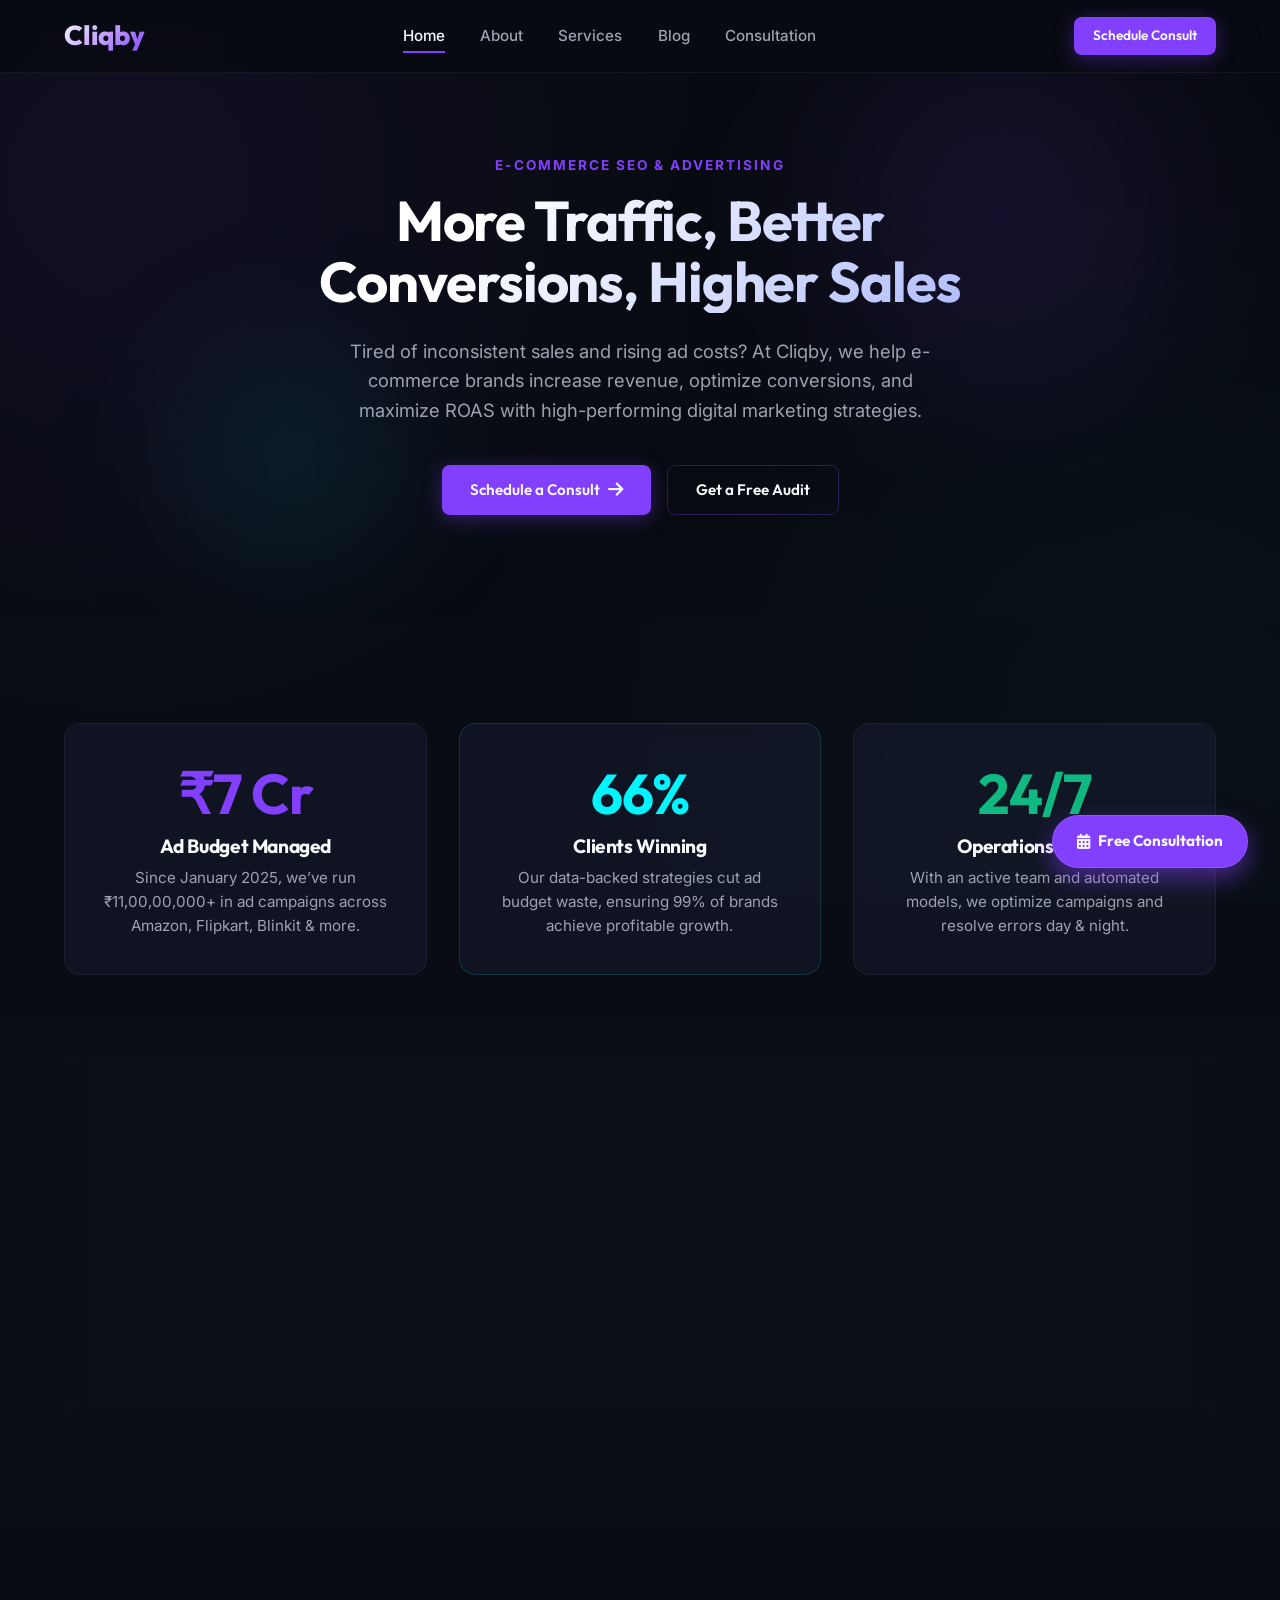
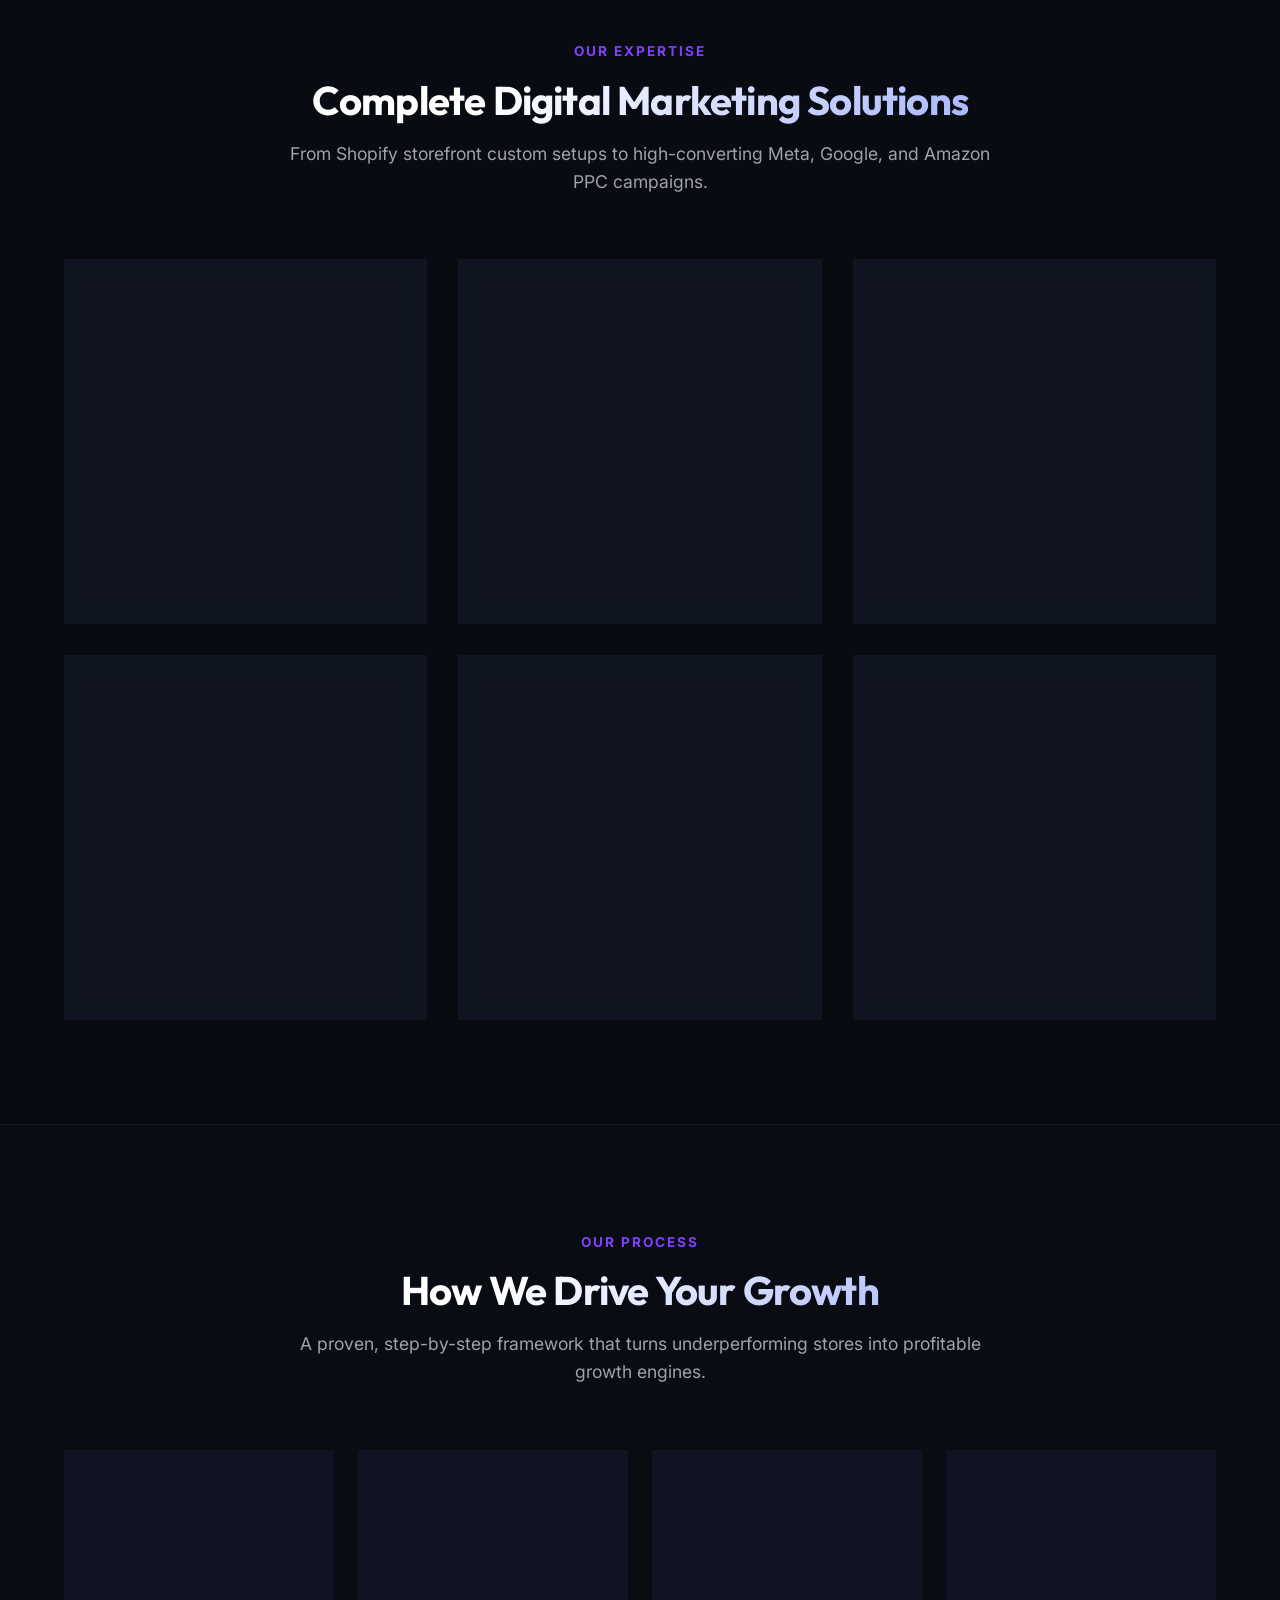
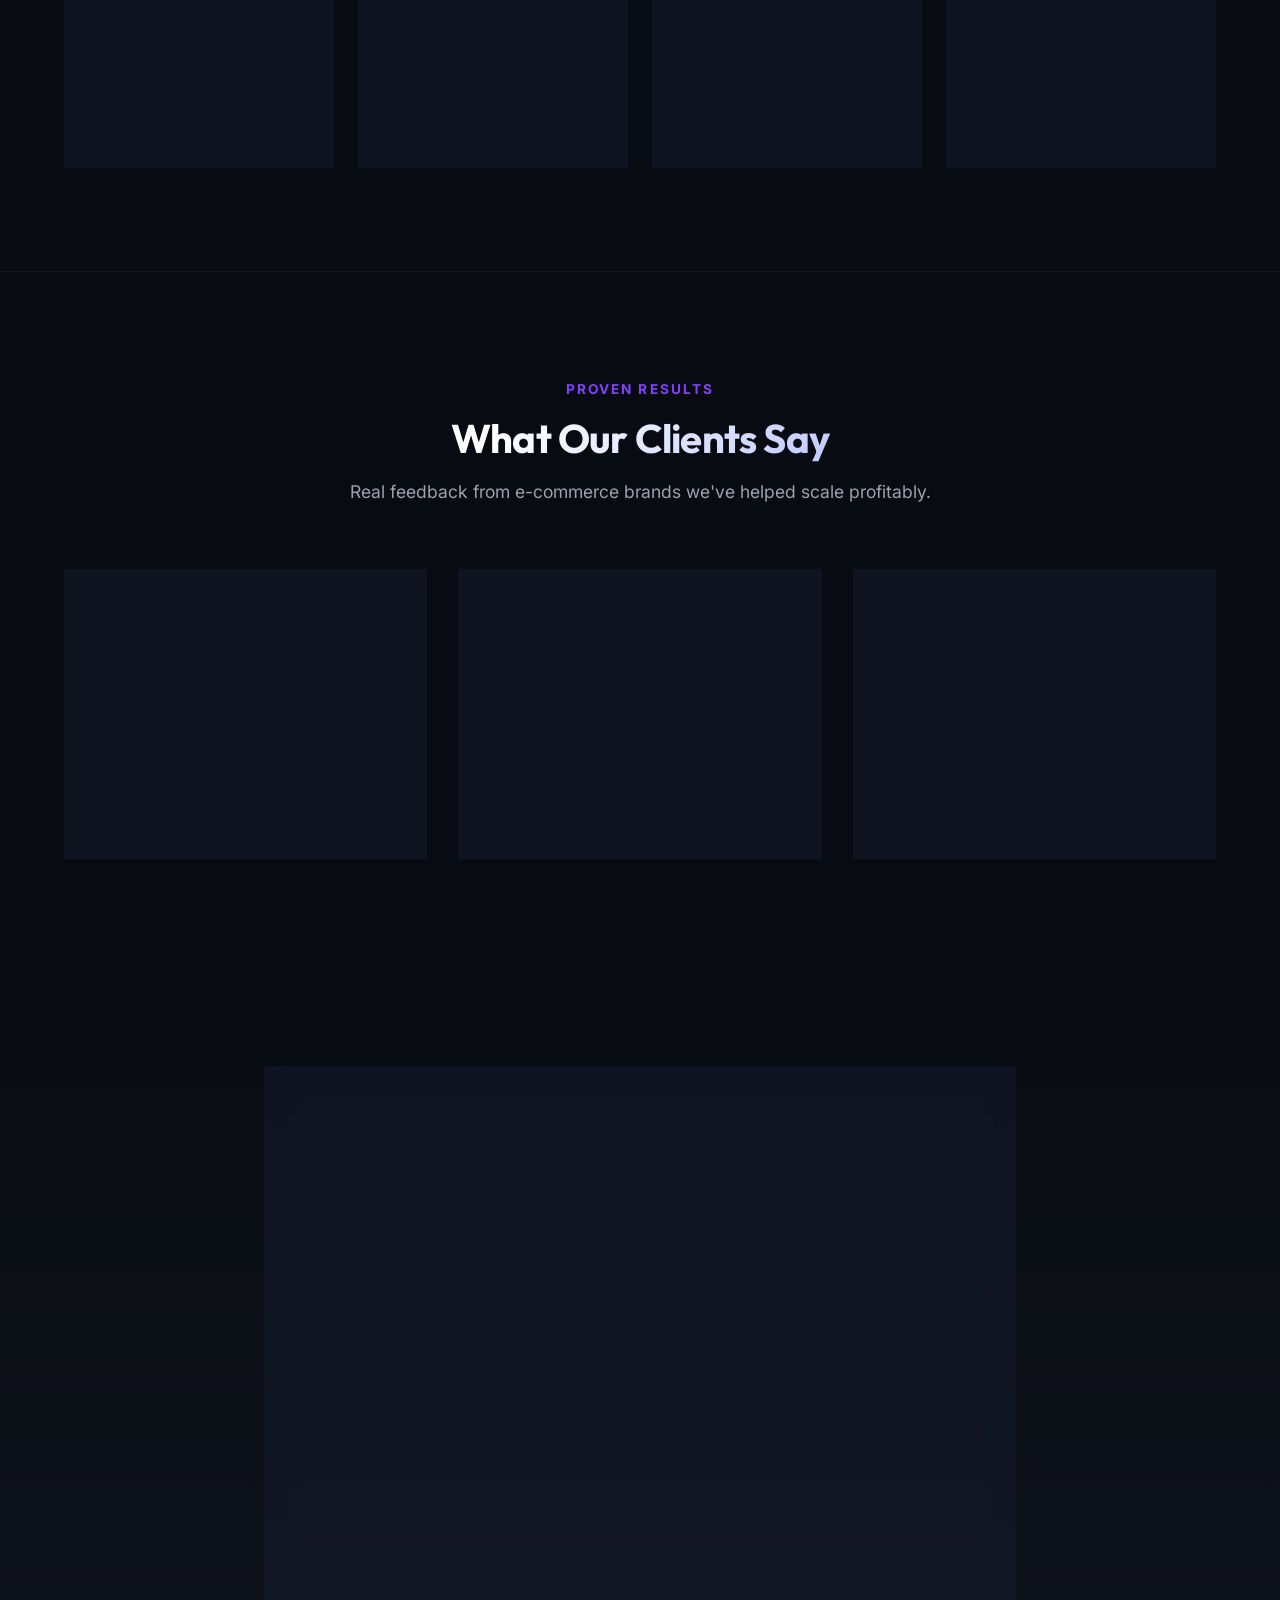
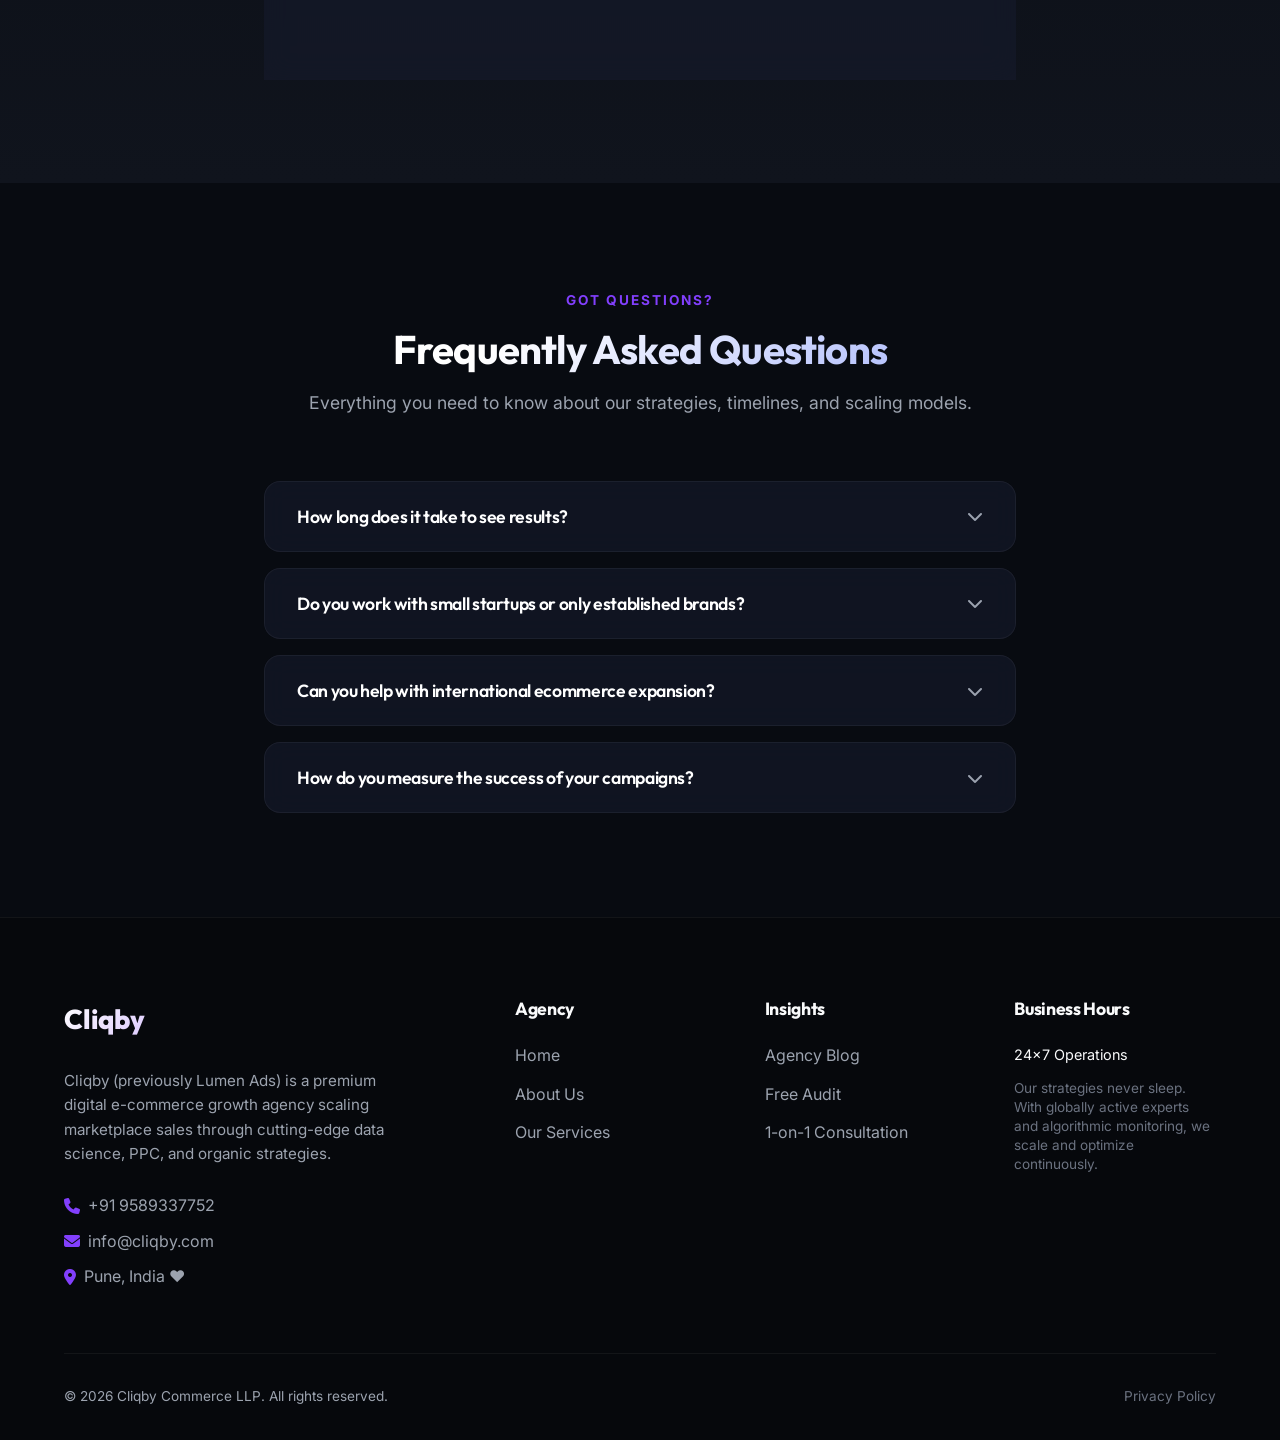
<file: index.html>
<!DOCTYPE html>
<html lang="en">
<head>
  <meta charset="UTF-8">
  <meta name="viewport" content="width=device-width, initial-scale=1.0">
  <title>Cliqby | E-Commerce Marketing Agency for Marketplace SEO & Advertising</title>
  <meta name="description" content="At Cliqby, we help e-commerce brands increase revenue, optimize conversions, and maximize ROAS with high-performing multi-platform digital marketing strategies.">
  <link rel="stylesheet" href="css/style.css">
  <!-- FontAwesome icons for professional aesthetic -->
  <link rel="stylesheet" href="https://cdnjs.cloudflare.com/ajax/libs/font-awesome/6.4.0/css/all.min.css">
  <!-- JSON-LD Structured Data Schema Markup for SEO -->
  <script type="application/ld+json">
  {
    "@context": "https://schema.org",
    "@type": "ProfessionalService",
    "name": "Cliqby",
    "image": "https://punitsirse.wixsite.com/lumen-ads",
    "@id": "https://punitsirse.wixsite.com/lumen-ads",
    "url": "https://punitsirse.wixsite.com/lumen-ads",
    "telephone": "+91 9589337752",
    "address": {
      "@type": "PostalAddress",
      "streetAddress": "Pune Headquarters",
      "addressLocality": "Pune",
      "addressRegion": "Maharashtra",
      "addressCountry": "IN"
    },
    "geo": {
      "@type": "GeoCoordinates",
      "latitude": 18.5204,
      "longitude": 73.8567
    },
    "openingHoursSpecification": {
      "@type": "OpeningHoursSpecification",
      "dayOfWeek": [
        "Monday",
        "Tuesday",
        "Wednesday",
        "Thursday",
        "Friday",
        "Saturday",
        "Sunday"
      ],
      "opens": "00:00",
      "closes": "23:59"
    }
  }
  </script>
</head>
<body>

  <!-- Background Mesh Gradients -->
  <div class="mesh-bg"></div>

  <!-- Header Nav -->
  <header>
    <div class="container nav-container">
      <a href="index.html" class="logo">
        Cliqby
      </a>
      
      <ul class="nav-menu">
        <li><a href="index.html" class="nav-link active">Home</a></li>
        <li><a href="about.html" class="nav-link">About</a></li>
        <li><a href="services.html" class="nav-link">Services</a></li>
        <li><a href="blog.html" class="nav-link">Blog</a></li>
        <li><a href="consultation.html" class="nav-link">Consultation</a></li>
      </ul>

      <div style="display: flex; gap: 1rem; align-items: center;">
        <a href="consultation.html" class="btn btn-primary" style="padding: 0.5rem 1.2rem; font-size: 0.85rem;">Schedule Consult</a>
        <button class="nav-toggle" aria-label="Toggle menu">
          <i class="fa-solid fa-bars"></i>
        </button>
      </div>
    </div>
  </header>

  <!-- Hero Section -->
  <section class="section-padding" style="position: relative; overflow: hidden; padding-top: 9.5rem;">
    <div class="container" style="max-width: 850px; text-align: center;">
      <div class="reveal">
        <span class="section-tag">E-Commerce SEO & Advertising</span>
        <h1 style="font-size: 3.5rem; line-height: 1.1; margin-bottom: 1.5rem; background: linear-gradient(135deg, #FFF 30%, #A5B4FC 100%); -webkit-background-clip: text; -webkit-text-fill-color: transparent;">
          More Traffic, Better Conversions, <span style="color: var(--primary);">Higher Sales</span>
        </h1>
        <p style="color: var(--text-secondary); font-size: 1.15rem; margin-bottom: 2.5rem; max-width: 620px; margin-inline: auto;">
          Tired of inconsistent sales and rising ad costs? At Cliqby, we help e-commerce brands increase revenue, optimize conversions, and maximize ROAS with high-performing digital marketing strategies.
        </p>
        <div style="display: flex; gap: 1rem; flex-wrap: wrap; justify-content: center;">
          <a href="consultation.html" class="btn btn-primary">
            Schedule a Consult <i class="fa-solid fa-arrow-right btn-icon"></i>
          </a>
          <a href="#audit" class="btn btn-secondary">Get a Free Audit</a>
        </div>
      </div>
    </div>
    <!-- Decorative Glow Backdrops -->
    <div style="position: absolute; width: 300px; height: 300px; background: rgba(130, 63, 253, 0.15); border-radius: 50%; filter: blur(100px); top: 10%; right: 10%; z-index: -1;"></div>
    <div style="position: absolute; width: 200px; height: 200px; background: rgba(0, 245, 255, 0.1); border-radius: 50%; filter: blur(80px); bottom: 10%; left: 15%; z-index: -1;"></div>
  </section>

  <!-- Metrics Section -->
  <section class="section-padding" style="background: rgba(10, 14, 22, 0.5); border-y: 1px solid var(--border-glow);">
    <div class="container">
      <div class="grid-3" style="margin-bottom: 4rem;">
        <!-- Metric Item 1 -->
        <div class="card reveal" style="text-align: center;">
          <div class="card-content">
            <h2 class="counter-val" data-target="110000000" style="font-size: 3.5rem; color: var(--primary); margin-bottom: 0.5rem;">₹0</h2>
            <h3 style="font-size: 1.2rem; margin-bottom: 0.5rem;">Ad Budget Managed</h3>
            <p style="color: var(--text-secondary); font-size: 0.95rem;">Since January 2025, we’ve run ₹11,00,00,000+ in ad campaigns across Amazon, Flipkart, Blinkit & more.</p>
          </div>
        </div>
        
        <!-- Metric Item 2 -->
        <div class="card reveal" style="text-align: center; border-color: rgba(0, 245, 255, 0.15);">
          <div class="card-content">
            <h2 class="counter-val" data-target="99" data-suffix="%" style="font-size: 3.5rem; color: var(--accent); margin-bottom: 0.5rem;">0%</h2>
            <h3 style="font-size: 1.2rem; margin-bottom: 0.5rem;">Clients Winning</h3>
            <p style="color: var(--text-secondary); font-size: 0.95rem;">Our data-backed strategies cut ad budget waste, ensuring 99% of brands achieve profitable growth.</p>
          </div>
        </div>
        
        <!-- Metric Item 3 -->
        <div class="card reveal" style="text-align: center;">
          <div class="card-content">
            <h2 style="font-size: 3.5rem; color: var(--success); margin-bottom: 0.5rem;">24/7</h2>
            <h3 style="font-size: 1.2rem; margin-bottom: 0.5rem;">Operations Active</h3>
            <p style="color: var(--text-secondary); font-size: 0.95rem;">With an active team and automated models, we optimize campaigns and resolve errors day & night.</p>
          </div>
        </div>
      </div>

      <!-- Why Choose Us Context -->
      <div class="card reveal" style="background: rgba(16, 20, 29, 0.4);">
        <div class="card-content grid-2">
          <div>
            <span class="section-tag">Why Brands Choose Us</span>
            <h2 style="font-size: 2.2rem; margin-bottom: 1.2rem;">Full-Funnel growth built on rigorous performance metrics</h2>
            <p style="color: var(--text-secondary); margin-bottom: 1.5rem;">
              As a leading e-commerce digital marketing agency, Cliqby goes beyond just running ads—we craft data-driven strategies that drive sustainable growth. From optimizing product listings to scaling ad campaigns across multiple platforms, we help brands increase visibility, boost conversions, and succeed in the competitive online marketplace.
            </p>
          </div>
          <div style="display: flex; flex-direction: column; gap: 1rem;">
            <div style="display: flex; align-items: flex-start; gap: 1rem;">
              <i class="fa-solid fa-circle-check" style="color: var(--primary); font-size: 1.3rem; margin-top: 0.2rem;"></i>
              <div>
                <h4 style="font-size: 1.05rem; color: #FFF; margin-bottom: 0.2rem;">Multi-Platform Ad Management</h4>
                <p style="color: var(--text-secondary); font-size: 0.9rem;">Expert setups across Amazon, Meta, Google, Flipkart, Blinkit & Etsy.</p>
              </div>
            </div>
            <div style="display: flex; align-items: flex-start; gap: 1rem;">
              <i class="fa-solid fa-circle-check" style="color: var(--primary); font-size: 1.3rem; margin-top: 0.2rem;"></i>
              <div>
                <h4 style="font-size: 1.05rem; color: #FFF; margin-bottom: 0.2rem;">Proven ROAS Scaling</h4>
                <p style="color: var(--text-secondary); font-size: 0.9rem;">Data-driven optimization systems that lower ACOS while scaling sales volume.</p>
              </div>
            </div>
            <div style="display: flex; align-items: flex-start; gap: 1rem;">
              <i class="fa-solid fa-circle-check" style="color: var(--primary); font-size: 1.3rem; margin-top: 0.2rem;"></i>
              <div>
                <h4 style="font-size: 1.05rem; color: #FFF; margin-bottom: 0.2rem;">Listing-to-Storefront CRO</h4>
                <p style="color: var(--text-secondary); font-size: 0.9rem;">End-to-end design of storefront and optimized product page conversions.</p>
              </div>
            </div>
          </div>
        </div>
      </div>
    </div>
  </section>

  <!-- Services Section -->
  <section class="section-padding">
    <div class="container">
      <div class="section-header reveal">
        <span class="section-tag">Our Expertise</span>
        <h2 class="section-title">Complete Digital Marketing Solutions</h2>
        <p class="section-desc">From Shopify storefront custom setups to high-converting Meta, Google, and Amazon PPC campaigns.</p>
      </div>

      <div class="grid-3">
        <!-- Service Card 1 -->
        <div class="card reveal">
          <div class="card-content">
            <div style="width: 50px; height: 50px; border-radius: 8px; background: rgba(130, 63, 253, 0.1); border: 1px solid var(--border-violet); display: flex; align-items: center; justify-content: center; color: var(--primary); font-size: 1.4rem; margin-bottom: 1.5rem;">
              <i class="fa-brands fa-amazon"></i>
            </div>
            <span style="color: var(--text-muted); font-size: 0.85rem; font-weight: 700; display: block; margin-bottom: 0.5rem;">SERVICE 01</span>
            <h3 style="font-size: 1.3rem; margin-bottom: 1rem; color: #FFF;">Amazon & Marketplace Ads</h3>
            <p style="color: var(--text-secondary); font-size: 0.95rem; margin-bottom: 1.5rem;">
              Dominate marketplace catalogs with expert Amazon PPC management, Flipkart ad setups, and automated bid strategies.
            </p>
            <a href="services.html#marketplace-ads" style="color: var(--primary); font-weight: 600; font-size: 0.9rem;">Learn More <i class="fa-solid fa-arrow-right" style="font-size: 0.75rem;"></i></a>
          </div>
        </div>

        <!-- Service Card 2 -->
        <div class="card reveal">
          <div class="card-content">
            <div style="width: 50px; height: 50px; border-radius: 8px; background: rgba(130, 63, 253, 0.1); border: 1px solid var(--border-violet); display: flex; align-items: center; justify-content: center; color: var(--primary); font-size: 1.4rem; margin-bottom: 1.5rem;">
              <i class="fa-brands fa-meta"></i>
            </div>
            <span style="color: var(--text-muted); font-size: 0.85rem; font-weight: 700; display: block; margin-bottom: 0.5rem;">SERVICE 02</span>
            <h3 style="font-size: 1.3rem; margin-bottom: 1rem; color: #FFF;">Meta Ads Scaling</h3>
            <p style="color: var(--text-secondary); font-size: 0.95rem; margin-bottom: 1.5rem;">
              Scale direct DTC sales via high-impact Facebook, Instagram, and WhatsApp Ads built on advanced targeting structures.
            </p>
            <a href="services.html#meta-ads" style="color: var(--primary); font-weight: 600; font-size: 0.9rem;">Learn More <i class="fa-solid fa-arrow-right" style="font-size: 0.75rem;"></i></a>
          </div>
        </div>

        <!-- Service Card 3 -->
        <div class="card reveal">
          <div class="card-content">
            <div style="width: 50px; height: 50px; border-radius: 8px; background: rgba(130, 63, 253, 0.1); border: 1px solid var(--border-violet); display: flex; align-items: center; justify-content: center; color: var(--primary); font-size: 1.4rem; margin-bottom: 1.5rem;">
              <i class="fa-brands fa-google"></i>
            </div>
            <span style="color: var(--text-muted); font-size: 0.85rem; font-weight: 700; display: block; margin-bottom: 0.5rem;">SERVICE 03</span>
            <h3 style="font-size: 1.3rem; margin-bottom: 1rem; color: #FFF;">Google Ads & PMax</h3>
            <p style="color: var(--text-secondary); font-size: 0.95rem; margin-bottom: 1.5rem;">
              Capture high-intent searches via Google Search Ads, Merchant Center feeds, and smart Performance Max (PMax) campaigns.
            </p>
            <a href="services.html#google-ads" style="color: var(--primary); font-weight: 600; font-size: 0.9rem;">Learn More <i class="fa-solid fa-arrow-right" style="font-size: 0.75rem;"></i></a>
          </div>
        </div>

        <!-- Service Card 4 -->
        <div class="card reveal">
          <div class="card-content">
            <div style="width: 50px; height: 50px; border-radius: 8px; background: rgba(16, 185, 129, 0.1); border: 1px solid rgba(16, 185, 129, 0.3); display: flex; align-items: center; justify-content: center; color: var(--success); font-size: 1.4rem; margin-bottom: 1.5rem;">
              <i class="fa-brands fa-shopify"></i>
            </div>
            <span style="color: var(--text-muted); font-size: 0.85rem; font-weight: 700; display: block; margin-bottom: 0.5rem;">SERVICE 04</span>
            <h3 style="font-size: 1.3rem; margin-bottom: 1rem; color: #FFF;">Shopify Setup & Dev</h3>
            <p style="color: var(--text-secondary); font-size: 0.95rem; margin-bottom: 1.5rem;">
              Build stunning, conversion-optimized Shopify storefronts with tailored layouts, rapid speed, and pixel integrations.
            </p>
            <a href="services.html#shopify-setup" style="color: var(--success); font-weight: 600; font-size: 0.9rem;">Learn More <i class="fa-solid fa-arrow-right" style="font-size: 0.75rem;"></i></a>
          </div>
        </div>

        <!-- Service Card 5 -->
        <div class="card reveal">
          <div class="card-content">
            <div style="width: 50px; height: 50px; border-radius: 8px; background: rgba(0, 245, 255, 0.1); border: 1px solid var(--accent-glow); display: flex; align-items: center; justify-content: center; color: var(--accent); font-size: 1.4rem; margin-bottom: 1.5rem;">
              <i class="fa-solid fa-magnifying-glass-chart"></i>
            </div>
            <span style="color: var(--text-muted); font-size: 0.85rem; font-weight: 700; display: block; margin-bottom: 0.5rem;">SERVICE 05</span>
            <h3 style="font-size: 1.3rem; margin-bottom: 1rem; color: #FFF;">E-Commerce Organic SEO</h3>
            <p style="color: var(--text-secondary); font-size: 0.95rem; margin-bottom: 1.5rem;">
              Scale organic impressions and catalog index ranks across Google and marketplaces using keyword mapping systems.
            </p>
            <a href="services.html#organic-seo" style="color: var(--accent); font-weight: 600; font-size: 0.9rem;">Learn More <i class="fa-solid fa-arrow-right" style="font-size: 0.75rem;"></i></a>
          </div>
        </div>

        <!-- Service Card 6 -->
        <div class="card reveal">
          <div class="card-content">
            <div style="width: 50px; height: 50px; border-radius: 8px; background: rgba(0, 245, 255, 0.1); border: 1px solid var(--accent-glow); display: flex; align-items: center; justify-content: center; color: var(--accent); font-size: 1.4rem; margin-bottom: 1.5rem;">
              <i class="fa-solid fa-chart-line"></i>
            </div>
            <span style="color: var(--text-muted); font-size: 0.85rem; font-weight: 700; display: block; margin-bottom: 0.5rem;">SERVICE 06</span>
            <h3 style="font-size: 1.3rem; margin-bottom: 1rem; color: #FFF;">Conversion Rate (CRO)</h3>
            <p style="color: var(--text-secondary); font-size: 0.95rem; margin-bottom: 1.5rem;">
              Maximize store checkouts and lower card bounce rates with funnel diagnostics, split testing, and landing page UX.
            </p>
            <a href="services.html#cro-services" style="color: var(--accent); font-weight: 600; font-size: 0.9rem;">Learn More <i class="fa-solid fa-arrow-right" style="font-size: 0.75rem;"></i></a>
          </div>
        </div>
      </div>
    </div>
  </section>

  <!-- How We Work Process Section -->
  <section class="section-padding" style="background: rgba(10, 14, 22, 0.5); border-top: 1px solid var(--border-glow); border-bottom: 1px solid var(--border-glow);">
    <div class="container">
      <div class="section-header reveal">
        <span class="section-tag">Our Process</span>
        <h2 class="section-title">How We Drive Your Growth</h2>
        <p class="section-desc">A proven, step-by-step framework that turns underperforming stores into profitable growth engines.</p>
      </div>

      <div class="grid-4-process">
        <!-- Step 1 -->
        <div class="card reveal" style="text-align: center; position: relative;">
          <div class="card-content">
            <div style="width: 55px; height: 55px; border-radius: 50%; background: rgba(130, 63, 253, 0.12); border: 2px solid var(--primary); display: flex; align-items: center; justify-content: center; margin: 0 auto 1.2rem auto; font-family: 'Outfit'; font-weight: 800; font-size: 1.2rem; color: var(--primary);">
              01
            </div>
            <h3 style="font-size: 1.15rem; color: #FFF; margin-bottom: 0.6rem;">Discovery & Audit</h3>
            <p style="color: var(--text-secondary); font-size: 0.9rem;">We analyze your current store, catalog structure, ad accounts, and competitive landscape to identify gaps and opportunities.</p>
          </div>
        </div>

        <!-- Step 2 -->
        <div class="card reveal" style="text-align: center;">
          <div class="card-content">
            <div style="width: 55px; height: 55px; border-radius: 50%; background: rgba(0, 245, 255, 0.12); border: 2px solid var(--accent); display: flex; align-items: center; justify-content: center; margin: 0 auto 1.2rem auto; font-family: 'Outfit'; font-weight: 800; font-size: 1.2rem; color: var(--accent);">
              02
            </div>
            <h3 style="font-size: 1.15rem; color: #FFF; margin-bottom: 0.6rem;">Strategy Blueprint</h3>
            <p style="color: var(--text-secondary); font-size: 0.9rem;">We build a custom growth plan with keyword strategies, bid structures, and campaign architectures tailored to your brand goals.</p>
          </div>
        </div>

        <!-- Step 3 -->
        <div class="card reveal" style="text-align: center;">
          <div class="card-content">
            <div style="width: 55px; height: 55px; border-radius: 50%; background: rgba(130, 63, 253, 0.12); border: 2px solid var(--primary); display: flex; align-items: center; justify-content: center; margin: 0 auto 1.2rem auto; font-family: 'Outfit'; font-weight: 800; font-size: 1.2rem; color: var(--primary);">
              03
            </div>
            <h3 style="font-size: 1.15rem; color: #FFF; margin-bottom: 0.6rem;">Execute & Optimize</h3>
            <p style="color: var(--text-secondary); font-size: 0.9rem;">We launch campaigns, monitor real-time performance, and continuously optimize bids, creatives, and targeting for peak efficiency.</p>
          </div>
        </div>

        <!-- Step 4 -->
        <div class="card reveal" style="text-align: center;">
          <div class="card-content">
            <div style="width: 55px; height: 55px; border-radius: 50%; background: rgba(16, 185, 129, 0.12); border: 2px solid var(--success); display: flex; align-items: center; justify-content: center; margin: 0 auto 1.2rem auto; font-family: 'Outfit'; font-weight: 800; font-size: 1.2rem; color: var(--success);">
              04
            </div>
            <h3 style="font-size: 1.15rem; color: #FFF; margin-bottom: 0.6rem;">Scale & Report</h3>
            <p style="color: var(--text-secondary); font-size: 0.9rem;">With proven winners identified, we scale budgets strategically while delivering transparent weekly performance reports.</p>
          </div>
        </div>
      </div>
    </div>
  </section>

  <!-- Client Results / Social Proof Section -->
  <section class="section-padding">
    <div class="container">
      <div class="section-header reveal">
        <span class="section-tag">Proven Results</span>
        <h2 class="section-title">What Our Clients Say</h2>
        <p class="section-desc">Real feedback from e-commerce brands we've helped scale profitably.</p>
      </div>

      <div class="grid-3">
        <!-- Testimonial 1 -->
        <div class="card reveal" style="padding: 2.2rem;">
          <div class="card-content">
            <div style="display: flex; gap: 0.3rem; color: #FBBF24; margin-bottom: 1rem; font-size: 0.9rem;">
              <i class="fa-solid fa-star"></i><i class="fa-solid fa-star"></i><i class="fa-solid fa-star"></i><i class="fa-solid fa-star"></i><i class="fa-solid fa-star"></i>
            </div>
            <p style="color: var(--text-secondary); font-size: 0.95rem; margin-bottom: 1.5rem; font-style: italic;">
              "Cliqby took our Amazon ACOS from 35% down to 12% in just 60 days. Their scientific approach to PPC is unlike anything we've seen from other agencies."
            </p>
            <div style="display: flex; align-items: center; gap: 0.8rem;">
              <div style="width: 40px; height: 40px; border-radius: 50%; background: linear-gradient(135deg, var(--primary), var(--accent)); display: flex; align-items: center; justify-content: center; font-weight: 700; font-size: 0.9rem;">R</div>
              <div>
                <h4 style="font-size: 0.95rem; color: #FFF; margin-bottom: 0.1rem;">Rajesh K.</h4>
                <p style="color: var(--text-muted); font-size: 0.8rem;">Beauty & Personal Care Brand</p>
              </div>
            </div>
          </div>
        </div>

        <!-- Testimonial 2 -->
        <div class="card reveal" style="padding: 2.2rem;">
          <div class="card-content">
            <div style="display: flex; gap: 0.3rem; color: #FBBF24; margin-bottom: 1rem; font-size: 0.9rem;">
              <i class="fa-solid fa-star"></i><i class="fa-solid fa-star"></i><i class="fa-solid fa-star"></i><i class="fa-solid fa-star"></i><i class="fa-solid fa-star"></i>
            </div>
            <p style="color: var(--text-secondary); font-size: 0.95rem; margin-bottom: 1.5rem; font-style: italic;">
              "Our Shopify store went from 2% conversion to 4.8% after Cliqby redesigned our funnel. Combined with their Google Ads work, revenue jumped 3x in one quarter."
            </p>
            <div style="display: flex; align-items: center; gap: 0.8rem;">
              <div style="width: 40px; height: 40px; border-radius: 50%; background: linear-gradient(135deg, var(--accent), var(--success)); display: flex; align-items: center; justify-content: center; font-weight: 700; font-size: 0.9rem;">P</div>
              <div>
                <h4 style="font-size: 0.95rem; color: #FFF; margin-bottom: 0.1rem;">Priya S.</h4>
                <p style="color: var(--text-muted); font-size: 0.8rem;">DTC Fashion Brand</p>
              </div>
            </div>
          </div>
        </div>

        <!-- Testimonial 3 -->
        <div class="card reveal" style="padding: 2.2rem;">
          <div class="card-content">
            <div style="display: flex; gap: 0.3rem; color: #FBBF24; margin-bottom: 1rem; font-size: 0.9rem;">
              <i class="fa-solid fa-star"></i><i class="fa-solid fa-star"></i><i class="fa-solid fa-star"></i><i class="fa-solid fa-star"></i><i class="fa-solid fa-star"></i>
            </div>
            <p style="color: var(--text-secondary); font-size: 0.95rem; margin-bottom: 1.5rem; font-style: italic;">
              "We were spending ₹5 lakhs/month on ads with zero clarity. Cliqby brought structure, transparency, and a clear reporting process. Now our ROAS sits consistently above 6x."
            </p>
            <div style="display: flex; align-items: center; gap: 0.8rem;">
              <div style="width: 40px; height: 40px; border-radius: 50%; background: linear-gradient(135deg, var(--success), var(--primary)); display: flex; align-items: center; justify-content: center; font-weight: 700; font-size: 0.9rem;">A</div>
              <div>
                <h4 style="font-size: 0.95rem; color: #FFF; margin-bottom: 0.1rem;">Amit V.</h4>
                <p style="color: var(--text-muted); font-size: 0.8rem;">Home & Kitchen Brand</p>
              </div>
            </div>
          </div>
        </div>
      </div>
    </div>
  </section>

  <!-- Free Audit Form Section -->
  <section id="audit" class="section-padding" style="background: linear-gradient(180deg, var(--bg-obsidian) 0%, var(--bg-slate) 100%);">
    <div class="container" style="max-width: 800px;">
      <div class="card reveal" style="border: 1px solid rgba(130, 63, 253, 0.25); text-align: center; padding: 3.5rem 2rem;">
        <div class="card-content">
          <span class="section-tag" style="background: rgba(130, 63, 253, 0.1); padding: 0.2rem 0.6rem; border-radius: 4px;">Free Analysis</span>
          <h2 style="font-size: 2.3rem; margin: 1rem 0; background: linear-gradient(135deg, #FFF 30%, #A5B4FC 100%); -webkit-background-clip: text; -webkit-text-fill-color: transparent;">Get a Free E-Commerce Audit</h2>
          <p style="color: var(--text-secondary); font-size: 1.05rem; margin-bottom: 2.5rem; max-width: 600px; margin-inline: auto;">
            Get a free, customized audit from Cliqby in 48 hours. We'll analyze your SEO performance, PPC campaign structures, and shopping funnel, then deliver a custom action plan.
          </p>

          <form id="audit-form">
            <!-- Web3Forms Integration -->
            <input type="hidden" name="access_key" value="7a61d588-7343-46a1-aca2-c8aa01af60ca">
            <input type="hidden" name="subject" value="New Free E-Commerce Audit Request - Cliqby">
            <input type="hidden" name="from_name" value="Cliqby Growth System">
            <input type="checkbox" name="botcheck" class="hidden" style="display: none;">

            <div style="display: grid; grid-template-columns: 1fr 1fr; gap: 1.5rem; margin-bottom: 1.5rem;">
              <div class="form-group" style="margin-bottom: 0;">
                <label for="audit-name" class="form-label">Full Name *</label>
                <input type="text" id="audit-name" name="name" class="form-control" placeholder="John Doe" required>
              </div>
              <div class="form-group" style="margin-bottom: 0;">
                <label for="audit-email" class="form-label">Work Email *</label>
                <input type="email" id="audit-email" name="email" class="form-control" placeholder="john@company.com" required>
              </div>
            </div>

            <div style="display: grid; grid-template-columns: 1fr 1fr; gap: 1.5rem; margin-bottom: 1.8rem;">
              <div class="form-group" style="margin-bottom: 0;">
                <label for="audit-url" class="form-label">Store/Website URL *</label>
                <input type="url" id="audit-url" name="website" class="form-control" placeholder="https://yourstore.com" required>
              </div>
              <div class="form-group" style="margin-bottom: 0;">
                <label for="audit-spend" class="form-label">Primary Growth Goal *</label>
                <select id="audit-spend" name="goal" class="form-control" required style="background-image: none;">
                  <option value="" disabled selected>Select goal</option>
                  <option value="amazon-scale">Scale Amazon & Marketplace Ads</option>
                  <option value="shopify-setup">Setup & Optimize Shopify Store</option>
                  <option value="meta-google">Launch & Scale Meta & Google Ads</option>
                  <option value="seo-growth">Boost Organic SEO & Search Ranks</option>
                  <option value="cro-conversion">Improve Store Conversions (CRO)</option>
                </select>
              </div>
            </div>

            <button type="submit" class="btn btn-primary" style="width: 100%; padding: 0.9rem;">
              Get Free Audit <i class="fa-solid fa-arrow-pointer btn-icon"></i>
            </button>
          </form>
        </div>
      </div>
    </div>
  </section>

  <!-- FAQ Accordion Section -->
  <section class="section-padding">
    <div class="container" style="max-width: 800px;">
      <div class="section-header reveal">
        <span class="section-tag">Got Questions?</span>
        <h2 class="section-title">Frequently Asked Questions</h2>
        <p class="section-desc">Everything you need to know about our strategies, timelines, and scaling models.</p>
      </div>

      <div style="display: flex; flex-direction: column; gap: 1rem;">
        <!-- FAQ 1 -->
        <div class="card reveal" style="padding: 1.5rem 2rem; cursor: pointer; transition: var(--transition-fast);" onclick="toggleFaq(this)">
          <div class="card-content">
            <div style="display: flex; justify-content: space-between; align-items: center;">
              <h3 style="font-size: 1.1rem; color: #FFF; font-weight: 600;">How long does it take to see results?</h3>
              <i class="fa-solid fa-chevron-down faq-arrow" style="color: var(--text-secondary); transition: var(--transition-fast);"></i>
            </div>
            <div class="faq-answer" style="max-height: 0; overflow: hidden; transition: all 0.3s ease;">
              <p style="color: var(--text-secondary); font-size: 0.95rem; margin-top: 1rem; border-top: 1px solid rgba(255, 255, 255, 0.05); padding-top: 1rem;">
                Most brands notice improved, cleaner ad traffic and search ranking indexing within 30 days. Sustained, profitable sales growth typically matures in 60-90 days as marketing campaigns learn and algorithms optimize.
              </p>
            </div>
          </div>
        </div>

        <!-- FAQ 2 -->
        <div class="card reveal" style="padding: 1.5rem 2rem; cursor: pointer; transition: var(--transition-fast);" onclick="toggleFaq(this)">
          <div class="card-content">
            <div style="display: flex; justify-content: space-between; align-items: center;">
              <h3 style="font-size: 1.1rem; color: #FFF; font-weight: 600;">Do you work with small startups or only established brands?</h3>
              <i class="fa-solid fa-chevron-down faq-arrow" style="color: var(--text-secondary); transition: var(--transition-fast);"></i>
            </div>
            <div class="faq-answer" style="max-height: 0; overflow: hidden; transition: all 0.3s ease;">
              <p style="color: var(--text-secondary); font-size: 0.95rem; margin-top: 1rem; border-top: 1px solid rgba(255, 255, 255, 0.05); padding-top: 1rem;">
                We work with eCommerce businesses of all sizes! Whether you are an early DTC startup or a highly established global brand, we construct highly flexible performance models tailored specifically to your budget and growth markers.
              </p>
            </div>
          </div>
        </div>

        <!-- FAQ 3 -->
        <div class="card reveal" style="padding: 1.5rem 2rem; cursor: pointer; transition: var(--transition-fast);" onclick="toggleFaq(this)">
          <div class="card-content">
            <div style="display: flex; justify-content: space-between; align-items: center;">
              <h3 style="font-size: 1.1rem; color: #FFF; font-weight: 600;">Can you help with international ecommerce expansion?</h3>
              <i class="fa-solid fa-chevron-down faq-arrow" style="color: var(--text-secondary); transition: var(--transition-fast);"></i>
            </div>
            <div class="faq-answer" style="max-height: 0; overflow: hidden; transition: all 0.3s ease;">
              <p style="color: var(--text-secondary); font-size: 0.95rem; margin-top: 1rem; border-top: 1px solid rgba(255, 255, 255, 0.05); padding-top: 1rem;">
                Absolutely! We specialize in global marketplace scaling. This includes localized PPC optimizations for Amazon US, EU, Canada, and Japan, alongside customized growth initiatives for Shopify stores globally.
              </p>
            </div>
          </div>
        </div>

        <!-- FAQ 4 -->
        <div class="card reveal" style="padding: 1.5rem 2rem; cursor: pointer; transition: var(--transition-fast);" onclick="toggleFaq(this)">
          <div class="card-content">
            <div style="display: flex; justify-content: space-between; align-items: center;">
              <h3 style="font-size: 1.1rem; color: #FFF; font-weight: 600;">How do you measure the success of your campaigns?</h3>
              <i class="fa-solid fa-chevron-down faq-arrow" style="color: var(--text-secondary); transition: var(--transition-fast);"></i>
            </div>
            <div class="faq-answer" style="max-height: 0; overflow: hidden; transition: all 0.3s ease;">
              <p style="color: var(--text-secondary); font-size: 0.95rem; margin-top: 1rem; border-top: 1px solid rgba(255, 255, 255, 0.05); padding-top: 1rem;">
                We monitor direct business efficiency indicators. Our KPIs center on ROAS (Return on Ad Spend), overall ACOS (Advertising Cost of Sale), customer acquisition costs (CAC), conversion metrics, and repeat customer retention levels. We provide fully transparent, granular weekly reports.
              </p>
            </div>
          </div>
        </div>
      </div>
    </div>
  </section>

  <!-- Footer Section -->
  <footer>
    <div class="container">
      <div class="footer-grid">
        <div class="footer-logo-desc">
          <a href="index.html" class="logo" style="margin-bottom: 0.5rem;">
            Cliqby
          </a>
          <p class="footer-desc">
            Cliqby (previously Lumen Ads) is a premium digital e-commerce growth agency scaling marketplace sales through cutting-edge data science, PPC, and organic strategies.
          </p>
          <div class="footer-contact-info" style="margin-top: 0.5rem;">
            <div class="footer-contact-item">
              <i class="fa-solid fa-phone"></i>
              <span>+91 9589337752</span>
            </div>
            <div class="footer-contact-item">
              <i class="fa-solid fa-envelope"></i>
              <span>info@cliqby.com</span>
            </div>
            <div class="footer-contact-item">
              <i class="fa-solid fa-location-dot"></i>
              <span>Pune, India ❤️</span>
            </div>
          </div>
        </div>

        <div>
          <h4 class="footer-title">Agency</h4>
          <ul class="footer-links">
            <li class="footer-link-item"><a href="index.html">Home</a></li>
            <li class="footer-link-item"><a href="about.html">About Us</a></li>
            <li class="footer-link-item"><a href="services.html">Our Services</a></li>
          </ul>
        </div>

        <div>
          <h4 class="footer-title">Insights</h4>
          <ul class="footer-links">
            <li class="footer-link-item"><a href="blog.html">Agency Blog</a></li>
            <li class="footer-link-item"><a href="index.html#audit">Free Audit</a></li>
            <li class="footer-link-item"><a href="consultation.html">1-on-1 Consultation</a></li>
          </ul>
        </div>

        <div>
          <h4 class="footer-title">Business Hours</h4>
          <p style="font-size: 0.9rem; margin-bottom: 0.8rem; color: var(--text-primary);">24×7 Operations</p>
          <p style="font-size: 0.85rem; line-height: 1.4; color: var(--text-muted);">
            Our strategies never sleep. With globally active experts and algorithmic monitoring, we scale and optimize continuously.
          </p>
        </div>
      </div>

      <div class="footer-bottom">
        <p>&copy; 2026 Cliqby Commerce LLP. All rights reserved.</p>
        <p><a href="privacy.html" style="color: var(--text-muted); hover: color: var(--primary);">Privacy Policy</a></p>
      </div>
    </div>
  </footer>

  <script src="js/main.js"></script>
  
  <!-- Accordion script -->
  <script>
    function toggleFaq(card) {
      const answer = card.querySelector('.faq-answer');
      const arrow = card.querySelector('.faq-arrow');
      
      // Close all other FAQs in page
      document.querySelectorAll('.faq-answer').forEach(el => {
        if (el !== answer) {
          el.style.maxHeight = '0';
          el.parentElement.querySelector('.faq-arrow').style.transform = 'rotate(0deg)';
        }
      });

      if (answer.style.maxHeight === '0px' || !answer.style.maxHeight) {
        answer.style.maxHeight = answer.scrollHeight + 'px';
        arrow.style.transform = 'rotate(180deg)';
      } else {
        answer.style.maxHeight = '0';
        arrow.style.transform = 'rotate(0deg)';
      }
    }
  </script>
  <!-- Floating Sticky CTA for High Conversion -->
  <a href="consultation.html" class="floating-cta" aria-label="Book a free consultation">
    <i class="fa-solid fa-calendar-days"></i> Free Consultation
    <span class="floating-cta-pulse"></span>
  </a>
</body>
</html>
</file>
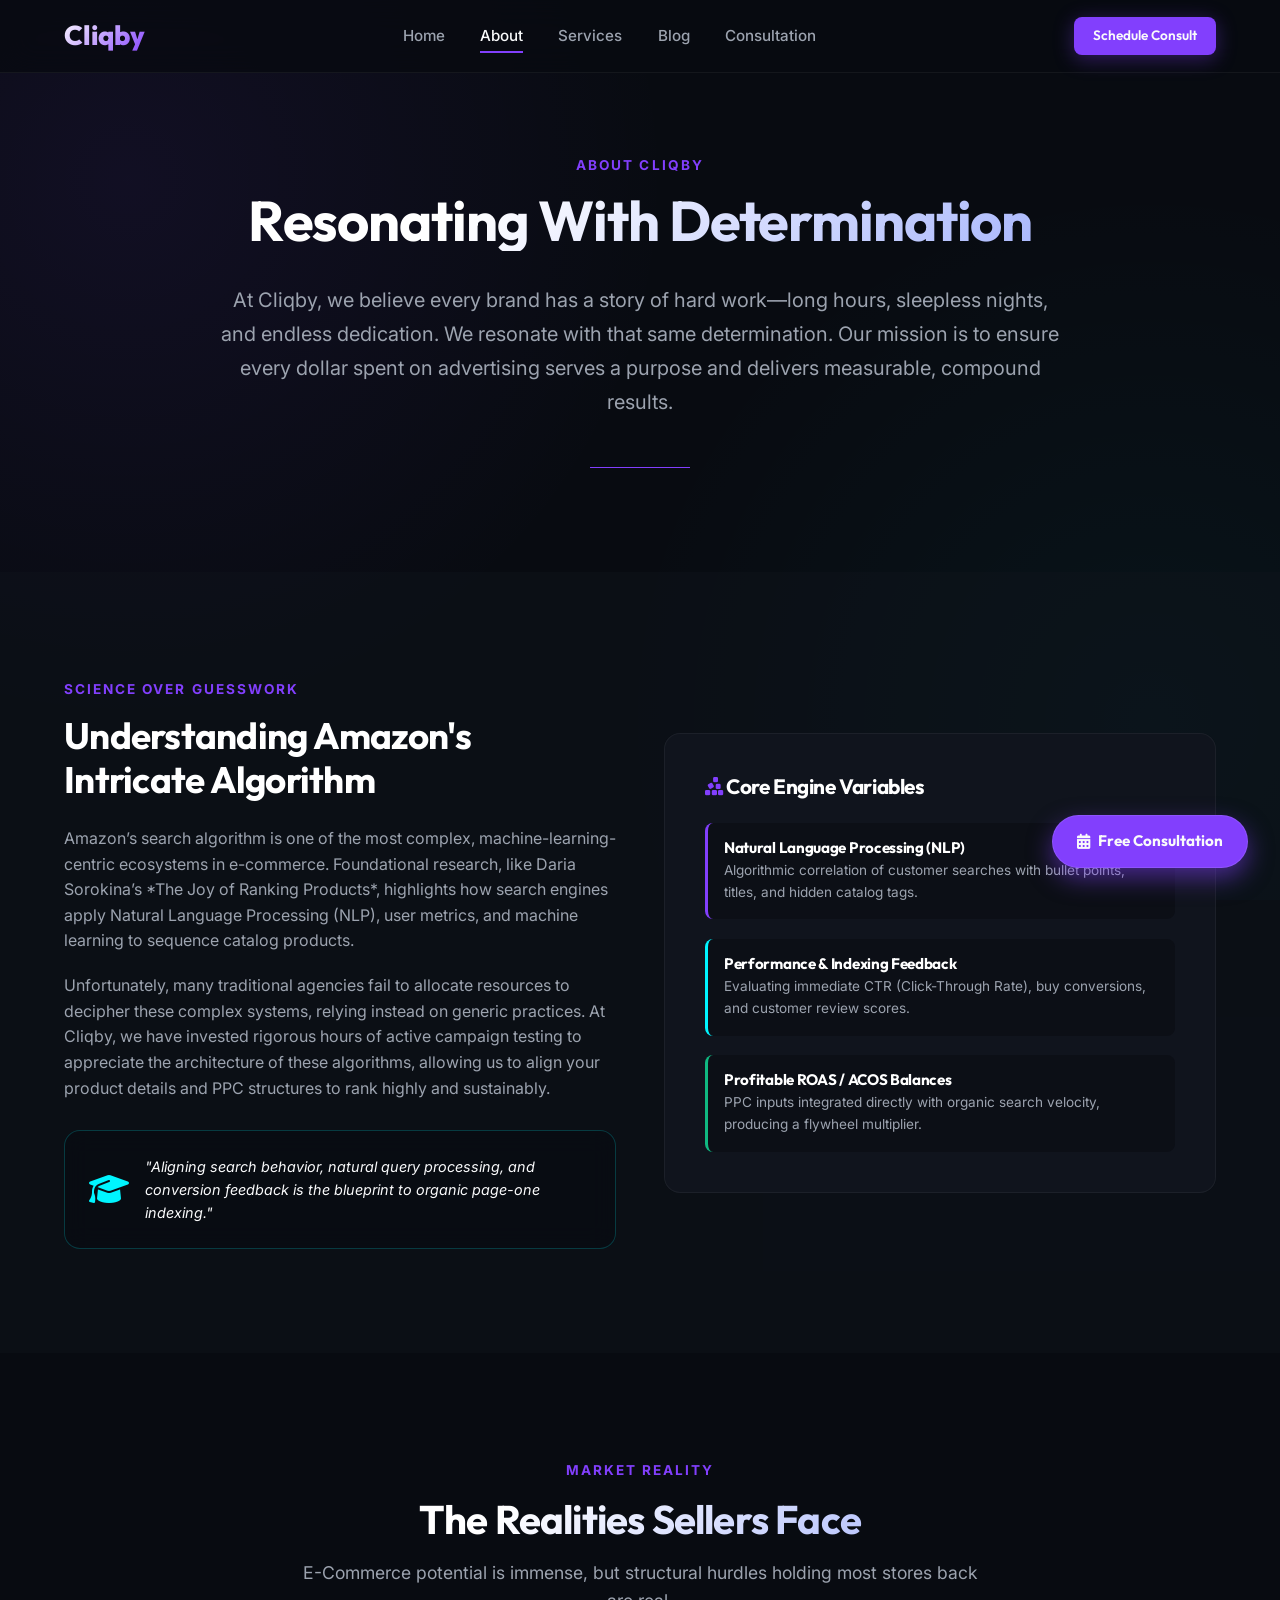
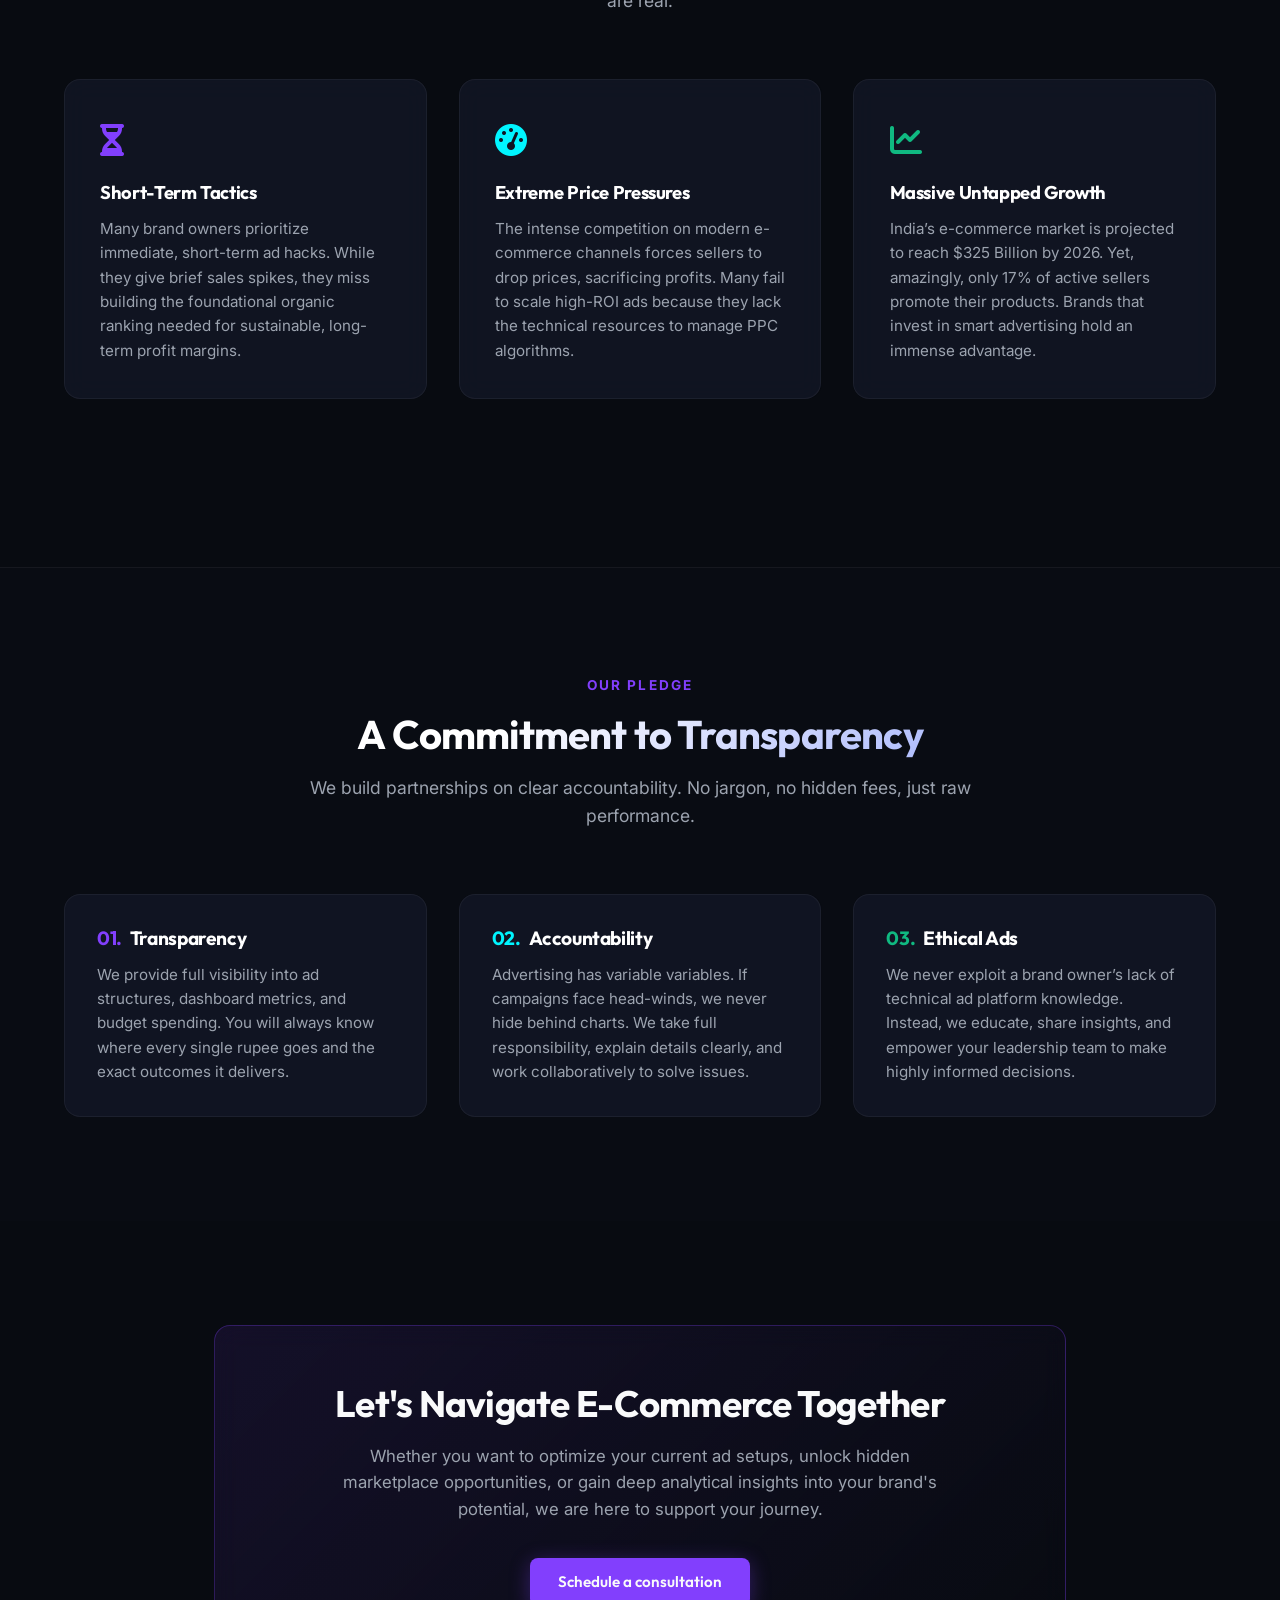
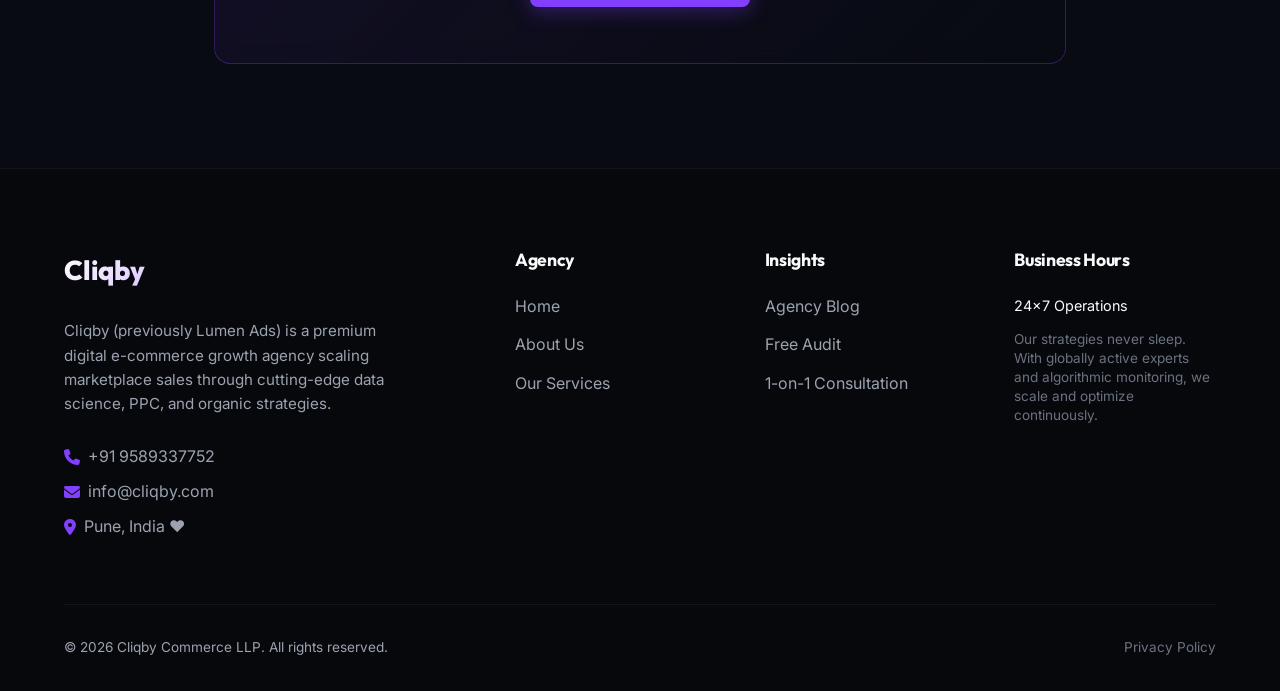
<file: about.html>
<!DOCTYPE html>
<html lang="en">
<head>
  <meta charset="UTF-8">
  <meta name="viewport" content="width=device-width, initial-scale=1.0">
  <title>About Us | Cliqby E-Commerce Marketing Agency</title>
  <meta name="description" content="Learn about Cliqby's mission, transparency values, and our unique algorithmic approach to marketplace growth.">
  <link rel="stylesheet" href="css/style.css">
  <link rel="stylesheet" href="https://cdnjs.cloudflare.com/ajax/libs/font-awesome/6.4.0/css/all.min.css">
  <!-- JSON-LD Structured Data Schema Markup for SEO -->
  <script type="application/ld+json">
  {
    "@context": "https://schema.org",
    "@type": "ProfessionalService",
    "name": "Cliqby",
    "image": "https://punitsirse.wixsite.com/lumen-ads",
    "@id": "https://punitsirse.wixsite.com/lumen-ads",
    "url": "https://punitsirse.wixsite.com/lumen-ads",
    "telephone": "+91 9589337752",
    "address": {
      "@type": "PostalAddress",
      "streetAddress": "Pune Headquarters",
      "addressLocality": "Pune",
      "addressRegion": "Maharashtra",
      "addressCountry": "IN"
    },
    "geo": {
      "@type": "GeoCoordinates",
      "latitude": 18.5204,
      "longitude": 73.8567
    },
    "openingHoursSpecification": {
      "@type": "OpeningHoursSpecification",
      "dayOfWeek": [
        "Monday",
        "Tuesday",
        "Wednesday",
        "Thursday",
        "Friday",
        "Saturday",
        "Sunday"
      ],
      "opens": "00:00",
      "closes": "23:59"
    }
  }
  </script>
</head>
<body>

  <!-- Background Mesh Gradients -->
  <div class="mesh-bg"></div>

  <!-- Header Nav -->
  <header>
    <div class="container nav-container">
      <a href="index.html" class="logo">
        Cliqby
      </a>
      
      <ul class="nav-menu">
        <li><a href="index.html" class="nav-link">Home</a></li>
        <li><a href="about.html" class="nav-link active">About</a></li>
        <li><a href="services.html" class="nav-link">Services</a></li>
        <li><a href="blog.html" class="nav-link">Blog</a></li>
        <li><a href="consultation.html" class="nav-link">Consultation</a></li>
      </ul>

      <div style="display: flex; gap: 1rem; align-items: center;">
        <a href="consultation.html" class="btn btn-primary" style="padding: 0.5rem 1.2rem; font-size: 0.85rem;">Schedule Consult</a>
        <button class="nav-toggle" aria-label="Toggle menu">
          <i class="fa-solid fa-bars"></i>
        </button>
      </div>
    </div>
  </header>

  <!-- Hero / Intro -->
  <section class="section-padding" style="padding-top: 9.5rem;">
    <div class="container" style="max-width: 900px; text-align: center;">
      <span class="section-tag reveal">About Cliqby</span>
      <h1 class="reveal" style="font-size: 3.5rem; line-height: 1.1; margin-bottom: 2rem; background: linear-gradient(135deg, #FFF 30%, #A5B4FC 100%); -webkit-background-clip: text; -webkit-text-fill-color: transparent;">
        Resonating With Determination
      </h1>
      <p class="reveal" style="color: var(--text-secondary); font-size: 1.25rem; line-height: 1.7; margin-bottom: 3rem;">
        At Cliqby, we believe every brand has a story of hard work—long hours, sleepless nights, and endless dedication. We resonate with that same determination. Our mission is to ensure every dollar spent on advertising serves a purpose and delivers measurable, compound results.
      </p>
      <div style="width: 100px; height: 1px; background: var(--primary); margin: 0 auto;" class="reveal"></div>
    </div>
  </section>

  <!-- Algorithm & Scientific Growth Section -->
  <section class="section-padding" style="background: rgba(16, 20, 29, 0.4); border-y: 1px solid var(--border-glow);">
    <div class="container grid-2">
      <div class="reveal">
        <span class="section-tag">Science Over Guesswork</span>
        <h2 style="font-size: 2.3rem; margin-bottom: 1.5rem; color: #FFF;">Understanding Amazon's Intricate Algorithm</h2>
        <p style="color: var(--text-secondary); margin-bottom: 1.2rem;">
          Amazon’s search algorithm is one of the most complex, machine-learning-centric ecosystems in e-commerce. Foundational research, like Daria Sorokina’s *The Joy of Ranking Products*, highlights how search engines apply Natural Language Processing (NLP), user metrics, and machine learning to sequence catalog products.
        </p>
        <p style="color: var(--text-secondary); margin-bottom: 1.8rem;">
          Unfortunately, many traditional agencies fail to allocate resources to decipher these complex systems, relying instead on generic practices. At Cliqby, we have invested rigorous hours of active campaign testing to appreciate the architecture of these algorithms, allowing us to align your product details and PPC structures to rank highly and sustainably.
        </p>
        <div class="card" style="padding: 1.5rem; border-color: rgba(0, 245, 255, 0.2); background: rgba(8, 11, 17, 0.65);">
          <div class="card-content" style="display: flex; gap: 1rem; align-items: center;">
            <i class="fa-solid fa-graduation-cap" style="color: var(--accent); font-size: 2rem;"></i>
            <p style="font-size: 0.9rem; color: var(--text-primary); font-style: italic;">
              "Aligning search behavior, natural query processing, and conversion feedback is the blueprint to organic page-one indexing."
            </p>
          </div>
        </div>
      </div>
      
      <!-- Scientific Diagram Box -->
      <div class="reveal" style="position: relative;">
        <div class="card" style="padding: 2.5rem; background: var(--bg-slate);">
          <div class="card-content">
            <h3 style="font-size: 1.3rem; color: #FFF; margin-bottom: 1.5rem;"><i class="fa-solid fa-cubes-stacked" style="color: var(--primary);"></i> Core Engine Variables</h3>
            <div style="display: flex; flex-direction: column; gap: 1.2rem;">
              <div style="background: rgba(8, 11, 17, 0.5); padding: 1rem; border-radius: 8px; border-left: 3px solid var(--primary);">
                <h4 style="font-size: 0.95rem; color: #FFF; margin-bottom: 0.2rem;">Natural Language Processing (NLP)</h4>
                <p style="color: var(--text-secondary); font-size: 0.85rem;">Algorithmic correlation of customer searches with bullet points, titles, and hidden catalog tags.</p>
              </div>
              <div style="background: rgba(8, 11, 17, 0.5); padding: 1rem; border-radius: 8px; border-left: 3px solid var(--accent);">
                <h4 style="font-size: 0.95rem; color: #FFF; margin-bottom: 0.2rem;">Performance & Indexing Feedback</h4>
                <p style="color: var(--text-secondary); font-size: 0.85rem;">Evaluating immediate CTR (Click-Through Rate), buy conversions, and customer review scores.</p>
              </div>
              <div style="background: rgba(8, 11, 17, 0.5); padding: 1rem; border-radius: 8px; border-left: 3px solid var(--success);">
                <h4 style="font-size: 0.95rem; color: #FFF; margin-bottom: 0.2rem;">Profitable ROAS / ACOS Balances</h4>
                <p style="color: var(--text-secondary); font-size: 0.85rem;">PPC inputs integrated directly with organic search velocity, producing a flywheel multiplier.</p>
              </div>
            </div>
          </div>
        </div>
      </div>
    </div>
  </section>

  <!-- Market Opportunities and Challenges -->
  <section class="section-padding">
    <div class="container">
      <div class="section-header reveal">
        <span class="section-tag">Market Reality</span>
        <h2 class="section-title">The Realities Sellers Face</h2>
        <p class="section-desc">E-Commerce potential is immense, but structural hurdles holding most stores back are real.</p>
      </div>

      <div class="grid-3" style="margin-bottom: 4rem;">
        <!-- Challenge 1 -->
        <div class="card reveal">
          <div class="card-content">
            <div style="font-size: 2rem; color: var(--primary); margin-bottom: 1rem;">
              <i class="fa-solid fa-hourglass-half"></i>
            </div>
            <h3 style="font-size: 1.15rem; color: #FFF; margin-bottom: 0.8rem;">Short-Term Tactics</h3>
            <p style="color: var(--text-secondary); font-size: 0.95rem;">
              Many brand owners prioritize immediate, short-term ad hacks. While they give brief sales spikes, they miss building the foundational organic ranking needed for sustainable, long-term profit margins.
            </p>
          </div>
        </div>

        <!-- Challenge 2 -->
        <div class="card reveal">
          <div class="card-content">
            <div style="font-size: 2rem; color: var(--accent); margin-bottom: 1rem;">
              <i class="fa-solid fa-gauge-high"></i>
            </div>
            <h3 style="font-size: 1.15rem; color: #FFF; margin-bottom: 0.8rem;">Extreme Price Pressures</h3>
            <p style="color: var(--text-secondary); font-size: 0.95rem;">
              The intense competition on modern e-commerce channels forces sellers to drop prices, sacrificing profits. Many fail to scale high-ROI ads because they lack the technical resources to manage PPC algorithms.
            </p>
          </div>
        </div>

        <!-- Challenge 3 -->
        <div class="card reveal">
          <div class="card-content">
            <div style="font-size: 2rem; color: var(--success); margin-bottom: 1rem;">
              <i class="fa-solid fa-chart-line"></i>
            </div>
            <h3 style="font-size: 1.15rem; color: #FFF; margin-bottom: 0.8rem;">Massive Untapped Growth</h3>
            <p style="color: var(--text-secondary); font-size: 0.95rem;">
              India’s e-commerce market is projected to reach $325 Billion by 2026. Yet, amazingly, only 17% of active sellers promote their products. Brands that invest in smart advertising hold an immense advantage.
            </p>
          </div>
        </div>
      </div>
    </div>
  </section>

  <!-- Core Pillars / Values -->
  <section class="section-padding" style="background: rgba(10, 14, 22, 0.5); border-top: 1px solid var(--border-glow);">
    <div class="container">
      <div class="section-header reveal">
        <span class="section-tag">Our Pledge</span>
        <h2 class="section-title">A Commitment to Transparency</h2>
        <p class="section-desc">We build partnerships on clear accountability. No jargon, no hidden fees, just raw performance.</p>
      </div>

      <div class="grid-3">
        <!-- Value 1 -->
        <div class="card reveal" style="padding: 2rem;">
          <div class="card-content">
            <h3 style="font-size: 1.2rem; color: #FFF; margin-bottom: 0.8rem; display: flex; align-items: center; gap: 0.5rem;">
              <span style="color: var(--primary);">01.</span> Transparency
            </h3>
            <p style="color: var(--text-secondary); font-size: 0.95rem;">
              We provide full visibility into ad structures, dashboard metrics, and budget spending. You will always know where every single rupee goes and the exact outcomes it delivers.
            </p>
          </div>
        </div>

        <!-- Value 2 -->
        <div class="card reveal" style="padding: 2rem;">
          <div class="card-content">
            <h3 style="font-size: 1.2rem; color: #FFF; margin-bottom: 0.8rem; display: flex; align-items: center; gap: 0.5rem;">
              <span style="color: var(--accent);">02.</span> Accountability
            </h3>
            <p style="color: var(--text-secondary); font-size: 0.95rem;">
              Advertising has variable variables. If campaigns face head-winds, we never hide behind charts. We take full responsibility, explain details clearly, and work collaboratively to solve issues.
            </p>
          </div>
        </div>

        <!-- Value 3 -->
        <div class="card reveal" style="padding: 2rem;">
          <div class="card-content">
            <h3 style="font-size: 1.2rem; color: #FFF; margin-bottom: 0.8rem; display: flex; align-items: center; gap: 0.5rem;">
              <span style="color: var(--success);">03.</span> Ethical Ads
            </h3>
            <p style="color: var(--text-secondary); font-size: 0.95rem;">
              We never exploit a brand owner’s lack of technical ad platform knowledge. Instead, we educate, share insights, and empower your leadership team to make highly informed decisions.
            </p>
          </div>
        </div>
      </div>
    </div>
  </section>

  <!-- CTA section -->
  <section class="section-padding">
    <div class="container" style="max-width: 900px; text-align: center;">
      <div class="card reveal" style="background: linear-gradient(135deg, rgba(130, 63, 253, 0.1) 0%, rgba(8, 11, 17, 0.8) 100%); border-color: var(--border-violet); padding: 3.5rem 2rem;">
        <div class="card-content">
          <h2 style="font-size: 2.3rem; margin-bottom: 1rem;">Let's Navigate E-Commerce Together</h2>
          <p style="color: var(--text-secondary); max-width: 600px; margin: 0 auto 2.2rem auto; font-size: 1.05rem;">
            Whether you want to optimize your current ad setups, unlock hidden marketplace opportunities, or gain deep analytical insights into your brand's potential, we are here to support your journey.
          </p>
          <a href="consultation.html" class="btn btn-primary">Schedule a consultation</a>
        </div>
      </div>
    </div>
  </section>

  <!-- Footer Section -->
  <footer>
    <div class="container">
      <div class="footer-grid">
        <div class="footer-logo-desc">
          <a href="index.html" class="logo" style="margin-bottom: 0.5rem;">
            Cliqby
          </a>
          <p class="footer-desc">
            Cliqby (previously Lumen Ads) is a premium digital e-commerce growth agency scaling marketplace sales through cutting-edge data science, PPC, and organic strategies.
          </p>
          <div class="footer-contact-info" style="margin-top: 0.5rem;">
            <div class="footer-contact-item">
              <i class="fa-solid fa-phone"></i>
              <span>+91 9589337752</span>
            </div>
            <div class="footer-contact-item">
              <i class="fa-solid fa-envelope"></i>
              <span>info@cliqby.com</span>
            </div>
            <div class="footer-contact-item">
              <i class="fa-solid fa-location-dot"></i>
              <span>Pune, India ❤️</span>
            </div>
          </div>
        </div>

        <div>
          <h4 class="footer-title">Agency</h4>
          <ul class="footer-links">
            <li class="footer-link-item"><a href="index.html">Home</a></li>
            <li class="footer-link-item"><a href="about.html">About Us</a></li>
            <li class="footer-link-item"><a href="services.html">Our Services</a></li>
          </ul>
        </div>

        <div>
          <h4 class="footer-title">Insights</h4>
          <ul class="footer-links">
            <li class="footer-link-item"><a href="blog.html">Agency Blog</a></li>
            <li class="footer-link-item"><a href="index.html#audit">Free Audit</a></li>
            <li class="footer-link-item"><a href="consultation.html">1-on-1 Consultation</a></li>
          </ul>
        </div>

        <div>
          <h4 class="footer-title">Business Hours</h4>
          <p style="font-size: 0.9rem; margin-bottom: 0.8rem; color: var(--text-primary);">24×7 Operations</p>
          <p style="font-size: 0.85rem; line-height: 1.4; color: var(--text-muted);">
            Our strategies never sleep. With globally active experts and algorithmic monitoring, we scale and optimize continuously.
          </p>
        </div>
      </div>

      <div class="footer-bottom">
        <p>&copy; 2026 Cliqby Commerce LLP. All rights reserved.</p>
        <p><a href="privacy.html" style="color: var(--text-muted); hover: color: var(--primary);">Privacy Policy</a></p>
      </div>
    </div>
  </footer>

  <script src="js/main.js"></script>
  <!-- Floating Sticky CTA for High Conversion -->
  <a href="consultation.html" class="floating-cta" aria-label="Book a free consultation">
    <i class="fa-solid fa-calendar-days"></i> Free Consultation
    <span class="floating-cta-pulse"></span>
  </a>
</body>
</html>
</file>
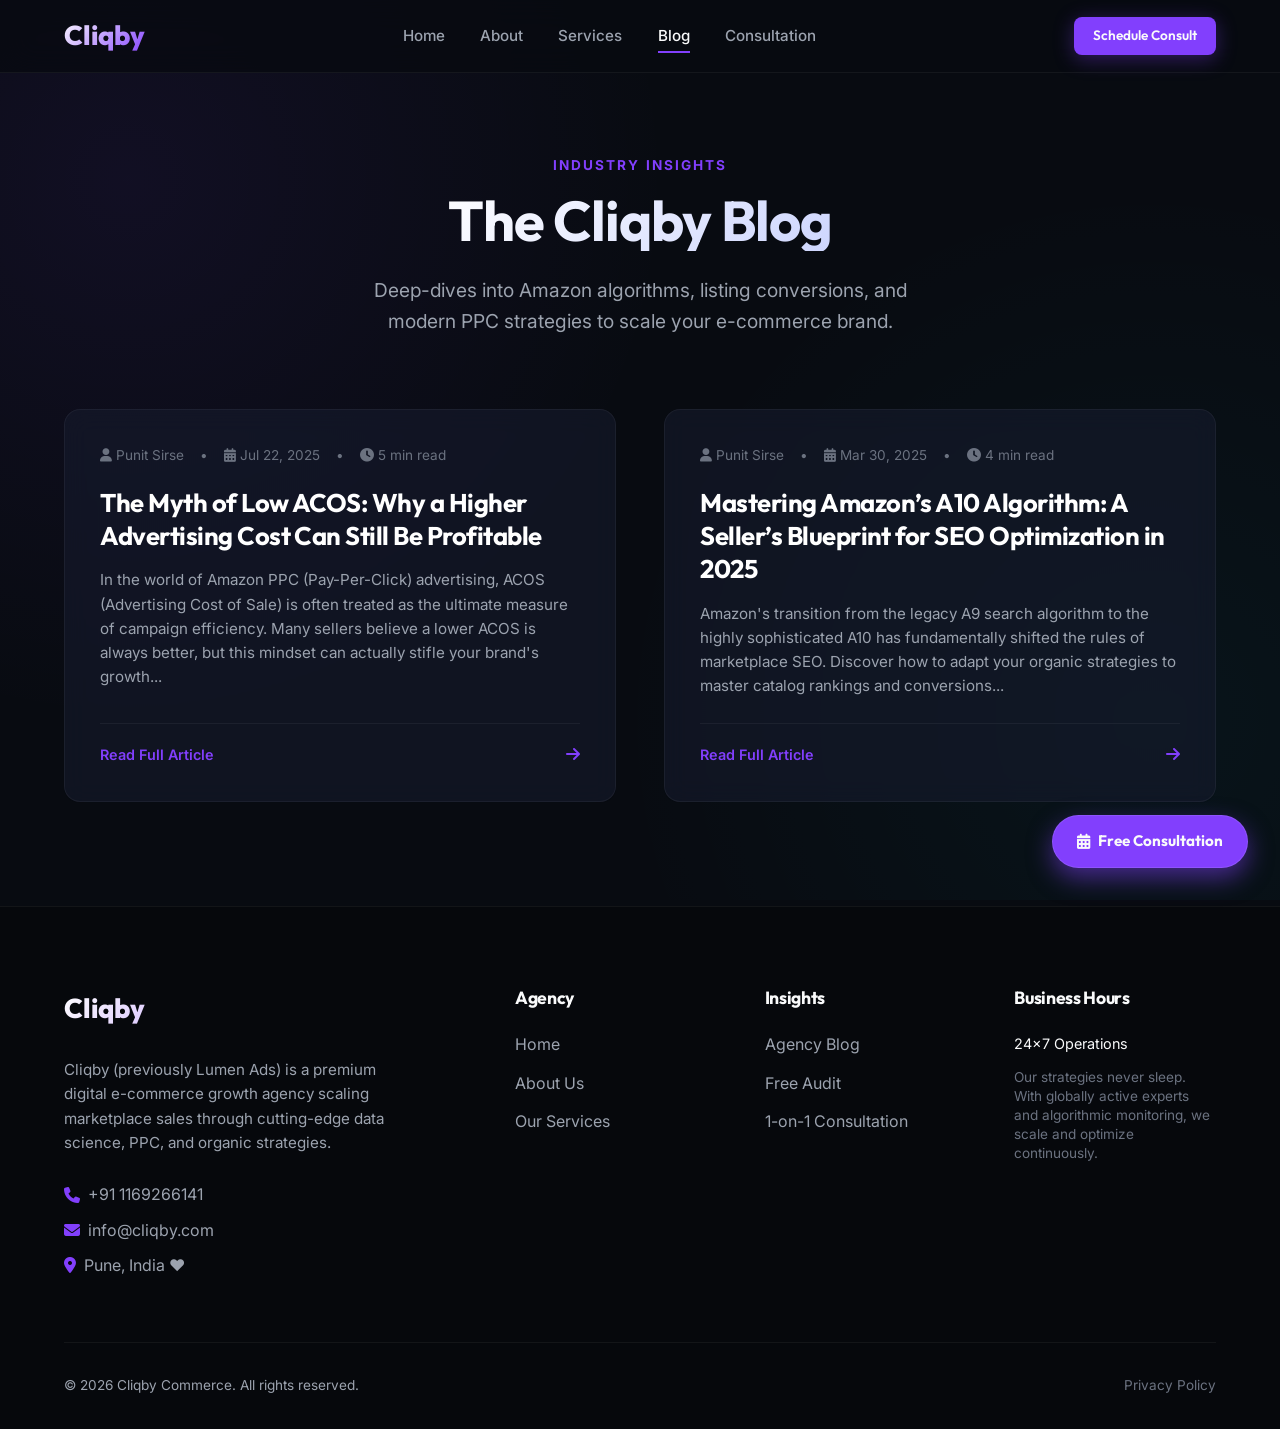
<file: blog.html>
<!DOCTYPE html>
<html lang="en">
<head>
  <meta charset="UTF-8">
  <meta name="viewport" content="width=device-width, initial-scale=1.0">
  <title>Cliqby Agency Blog | E-Commerce Strategy & Insights</title>
  <meta name="description" content="Read expert articles on e-commerce, Amazon PPC scaling, ACOS vs TACoS, and A10 search engine algorithm optimization.">
  <link rel="stylesheet" href="css/style.css">
  <link rel="stylesheet" href="https://cdnjs.cloudflare.com/ajax/libs/font-awesome/6.4.0/css/all.min.css">
  <style>
    /* Blog modal reader styling */
    .blog-modal {
      position: fixed;
      top: 0;
      left: 0;
      width: 100%;
      height: 100%;
      background: rgba(8, 11, 17, 0.96);
      z-index: 3000;
      opacity: 0;
      pointer-events: none;
      transition: all 0.4s cubic-bezier(0.16, 1, 0.3, 1);
      display: flex;
      justify-content: center;
      align-items: center;
      padding: 2rem;
    }
    .blog-modal.active {
      opacity: 1;
      pointer-events: all;
    }
    .blog-modal-content {
      background: var(--bg-slate);
      border: 1px solid rgba(255, 255, 255, 0.08);
      border-radius: 20px;
      width: 100%;
      max-width: 800px;
      max-height: 85vh;
      overflow-y: auto;
      padding: 3.5rem;
      position: relative;
      box-shadow: 0 30px 60px -20px rgba(0,0,0,0.8);
      transform: translateY(30px);
      transition: all 0.4s cubic-bezier(0.16, 1, 0.3, 1);
    }
    .blog-modal.active .blog-modal-content {
      transform: translateY(0);
    }
    .blog-modal-close {
      position: sticky;
      top: -1.5rem;
      float: right;
      background: rgba(15, 20, 32, 0.9);
      border: 1px solid rgba(255, 255, 255, 0.1);
      color: var(--text-primary);
      width: 40px;
      height: 40px;
      border-radius: 50%;
      font-size: 1.5rem;
      cursor: pointer;
      display: flex;
      align-items: center;
      justify-content: center;
      z-index: 10;
      margin-top: -1.5rem;
    }
    .blog-modal-close:hover {
      background: var(--primary);
      border-color: var(--primary);
    }
    .article-body p {
      color: var(--text-secondary);
      font-size: 1.05rem;
      line-height: 1.7;
      margin-bottom: 1.5rem;
    }
    .article-body h2 {
      font-size: 1.6rem;
      color: #FFF;
      margin: 2.2rem 0 1rem 0;
    }
    .article-body ul {
      margin-bottom: 1.5rem;
      padding-left: 1.5rem;
      color: var(--text-secondary);
    }
    .article-body li {
      margin-bottom: 0.6rem;
    }
  </style>
  <!-- JSON-LD Structured Data Schema Markup for SEO -->
  <script type="application/ld+json">
  {
    "@context": "https://schema.org",
    "@type": "ProfessionalService",
    "name": "Cliqby",
    "image": "https://punitsirse.wixsite.com/lumen-ads",
    "@id": "https://punitsirse.wixsite.com/lumen-ads",
    "url": "https://punitsirse.wixsite.com/lumen-ads",
    "telephone": "+91 1169266141",
    "address": {
      "@type": "PostalAddress",
      "streetAddress": "Pune Headquarters",
      "addressLocality": "Pune",
      "addressRegion": "Maharashtra",
      "addressCountry": "IN"
    },
    "geo": {
      "@type": "GeoCoordinates",
      "latitude": 18.5204,
      "longitude": 73.8567
    },
    "openingHoursSpecification": {
      "@type": "OpeningHoursSpecification",
      "dayOfWeek": [
        "Monday",
        "Tuesday",
        "Wednesday",
        "Thursday",
        "Friday",
        "Saturday",
        "Sunday"
      ],
      "opens": "00:00",
      "closes": "23:59"
    }
  }
  </script>
</head>
<body>

  <!-- Background Mesh Gradients -->
  <div class="mesh-bg"></div>

  <!-- Header Nav -->
  <header>
    <div class="container nav-container">
      <a href="index.html" class="logo">
        Cliqby
      </a>
      
      <ul class="nav-menu">
        <li><a href="index.html" class="nav-link">Home</a></li>
        <li><a href="about.html" class="nav-link">About</a></li>
        <li><a href="services.html" class="nav-link">Services</a></li>
        <li><a href="blog.html" class="nav-link active">Blog</a></li>
        <li><a href="consultation.html" class="nav-link">Consultation</a></li>
      </ul>

      <div style="display: flex; gap: 1rem; align-items: center;">
        <a href="consultation.html" class="btn btn-primary" style="padding: 0.5rem 1.2rem; font-size: 0.85rem;">Schedule Consult</a>
        <button class="nav-toggle" aria-label="Toggle menu">
          <i class="fa-solid fa-bars"></i>
        </button>
      </div>
    </div>
  </header>

  <!-- Hero Header -->
  <section class="section-padding" style="padding-top: 9.5rem; padding-bottom: 3.5rem;">
    <div class="container" style="text-align: center;">
      <span class="section-tag reveal">Industry Insights</span>
      <h1 class="reveal" style="font-size: 3.5rem; line-height: 1.1; margin-bottom: 1.5rem; background: linear-gradient(135deg, #FFF 30%, #A5B4FC 100%); -webkit-background-clip: text; -webkit-text-fill-color: transparent;">
        The Cliqby Blog
      </h1>
      <p class="reveal" style="color: var(--text-secondary); font-size: 1.2rem; max-width: 600px; margin: 0 auto;">
        Deep-dives into Amazon algorithms, listing conversions, and modern PPC strategies to scale your e-commerce brand.
      </p>
    </div>
  </section>

  <!-- Blog List Grid -->
  <section class="section-padding" style="padding-top: 1rem;">
    <div class="container">
      <div class="grid-2" style="align-items: stretch;">
        
        <!-- Blog 1 -->
        <div class="card reveal" style="cursor: pointer; display: flex; flex-direction: column; justify-content: space-between;" onclick="openArticle('acos-myth')">
          <div class="card-content">
            <div style="display: flex; gap: 1rem; color: var(--text-muted); font-size: 0.85rem; margin-bottom: 1.2rem;">
              <span><i class="fa-solid fa-user"></i> Punit Sirse</span>
              <span>&bull;</span>
              <span><i class="fa-solid fa-calendar-days"></i> Jul 22, 2025</span>
              <span>&bull;</span>
              <span><i class="fa-solid fa-clock"></i> 5 min read</span>
            </div>
            
            <h2 style="font-size: 1.6rem; color: #FFF; margin-bottom: 1rem; line-height: 1.3;">
              The Myth of Low ACOS: Why a Higher Advertising Cost Can Still Be Profitable
            </h2>
            
            <p style="color: var(--text-secondary); font-size: 0.95rem; line-height: 1.6; margin-bottom: 1.5rem;">
              In the world of Amazon PPC (Pay-Per-Click) advertising, ACOS (Advertising Cost of Sale) is often treated as the ultimate measure of campaign efficiency. Many sellers believe a lower ACOS is always better, but this mindset can actually stifle your brand's growth...
            </p>
          </div>
          
          <div style="border-top: 1px solid rgba(255, 255, 255, 0.05); padding-top: 1.2rem; display: flex; justify-content: space-between; align-items: center;">
            <span style="color: var(--primary); font-weight: 600; font-size: 0.9rem;">Read Full Article</span>
            <i class="fa-solid fa-arrow-right" style="color: var(--primary);"></i>
          </div>
        </div>

        <!-- Blog 2 -->
        <div class="card reveal" style="cursor: pointer; display: flex; flex-direction: column; justify-content: space-between;" onclick="openArticle('a10-blueprint')">
          <div class="card-content">
            <div style="display: flex; gap: 1rem; color: var(--text-muted); font-size: 0.85rem; margin-bottom: 1.2rem;">
              <span><i class="fa-solid fa-user"></i> Punit Sirse</span>
              <span>&bull;</span>
              <span><i class="fa-solid fa-calendar-days"></i> Mar 30, 2025</span>
              <span>&bull;</span>
              <span><i class="fa-solid fa-clock"></i> 4 min read</span>
            </div>
            
            <h2 style="font-size: 1.6rem; color: #FFF; margin-bottom: 1rem; line-height: 1.3;">
              Mastering Amazon’s A10 Algorithm: A Seller’s Blueprint for SEO Optimization in 2025
            </h2>
            
            <p style="color: var(--text-secondary); font-size: 0.95rem; line-height: 1.6; margin-bottom: 1.5rem;">
              Amazon's transition from the legacy A9 search algorithm to the highly sophisticated A10 has fundamentally shifted the rules of marketplace SEO. Discover how to adapt your organic strategies to master catalog rankings and conversions...
            </p>
          </div>
          
          <div style="border-top: 1px solid rgba(255, 255, 255, 0.05); padding-top: 1.2rem; display: flex; justify-content: space-between; align-items: center;">
            <span style="color: var(--primary); font-weight: 600; font-size: 0.9rem;">Read Full Article</span>
            <i class="fa-solid fa-arrow-right" style="color: var(--primary);"></i>
          </div>
        </div>

      </div>
    </div>
  </section>

  <!-- Article 1 Modal Reader -->
  <div id="acos-myth" class="blog-modal" onclick="closeArticle(event, 'acos-myth')">
    <div class="blog-modal-content">
      <button class="blog-modal-close" onclick="closeModalDirect('acos-myth')">&times;</button>
      
      <div style="display: flex; gap: 1rem; color: var(--text-muted); font-size: 0.85rem; margin-bottom: 1rem;">
        <span><i class="fa-solid fa-user"></i> Punit Sirse</span>
        <span>&bull;</span>
        <span>Jul 22, 2025</span>
        <span>&bull;</span>
        <span>5 min read</span>
      </div>
      
      <h1 style="font-size: 2.3rem; color: #FFF; margin-bottom: 2rem; line-height: 1.2;">
        The Myth of Low ACOS: Why a Higher Advertising Cost Can Still Be Profitable
      </h1>
      
      <div class="article-body">
        <p>
          In the world of Amazon PPC (Pay-Per-Click) advertising, <strong>ACOS (Advertising Cost of Sale)</strong> is often treated as the ultimate measure of success. Ask any average Amazon seller, and they’ll tell you their primary goal is to drive ACOS as low as possible.
        </p>
        <p>
          But here is a counter-intuitive reality: <strong>an obsession with a low ACOS can actually stall your e-commerce growth, suppress your organic search rankings, and lower your net profits.</strong>
        </p>
        
        <h2>The Equation: Why ACOS Doesn't Show the Big Picture</h2>
        <p>
          ACOS is calculated by dividing your ad spend by your ad sales:
          <br>
          <code style="background: rgba(0,0,0,0.3); padding: 0.3rem 0.6rem; border-radius: 4px; display: inline-block; margin: 0.5rem 0; color: var(--accent);">ACOS = Ad Spend / Ad Sales</code>
        </p>
        <p>
          While ACOS is perfect for measuring the direct efficiency of a single ad campaign, it ignores the crucial relationship between paid advertising and organic marketplace performance. If you cut ad spend to lower your ACOS, you immediately lower your sales velocity. On marketplaces like Amazon, this reduction in velocity directly signals algorithms to drop your organic search rankings, leading to an overall drop in organic sales.
        </p>

        <h2>Enter TACoS: The True E-Commerce Metric</h2>
        <p>
          Instead of focusing solely on ACOS, premium agencies track <strong>TACoS (Total Advertising Cost of Sale)</strong>:
          <br>
          <code style="background: rgba(0,0,0,0.3); padding: 0.3rem 0.6rem; border-radius: 4px; display: inline-block; margin: 0.5rem 0; color: var(--success);">TACoS = Ad Spend / Total Sales (Ad + Organic)</code>
        </p>
        <p>
          Let's analyze two different scenarios to see why this distinction matters:
        </p>
        <ul>
          <li><strong>Scenario A:</strong> You run highly conservative campaigns. You spend ₹50,000 to generate ₹2,00,000 in ad sales. Your ACOS is an impressive 25%. However, because your sales velocity is low, you only generate ₹1,00,000 in organic sales. Your total sales are ₹3,00,000, making your TACoS 16.6%.</li>
          <li><strong>Scenario B:</strong> You run aggressive campaigns on high-volume discovery keywords. You spend ₹1,50,000 to generate ₹3,75,000 in ad sales, resulting in a higher ACOS of 40%. But because this massive volume spikes your sales velocity, your organic rankings soar, generating ₹6,25,000 in organic sales! Your total sales are now ₹10,00,000, bringing your TACoS down to a highly profitable 15%.</li>
        </ul>
        <p>
          Even though Scenario B had a significantly higher ACOS (40% vs 25%), it delivered <strong>over three times the total revenue</strong> and achieved a lower, healthier TACoS (15% vs 16.6%).
        </p>

        <h2>Strategic Guidelines for E-Commerce Sellers</h2>
        <p>
          To move beyond the low-ACOS trap, brands should structure their advertising campaigns into three distinct strategic layers:
        </p>
        <ul>
          <li><strong>Product Launch Phase:</strong> Expect and accept a high ACOS (often 80%-100%+). Your primary objective here is not immediate profits—it is feeding keyword indexing history and ranking data into the catalog algorithms.</li>
          <li><strong>Scale & Ranking Phase:</strong> Target high-intent, high-volume search terms. Maintaining a moderate ACOS here is acceptable, as long as it continuously pushes up your organic ranking and lowers your overall TACoS.</li>
          <li><strong>Profitability & Defense:</strong> Target branded searches and product-page placements. Here, you should maintain a highly efficient, low ACOS to defend your market share and lock in profits.</li>
        </ul>
        <p>
          Stop treating advertising as a siloed cost center. Start viewing it as a powerful lever to drive organic sales velocity, and let your TACoS guide your brand to sustainable, long-term profitability.
        </p>
      </div>
    </div>
  </div>

  <!-- Article 2 Modal Reader -->
  <div id="a10-blueprint" class="blog-modal" onclick="closeArticle(event, 'a10-blueprint')">
    <div class="blog-modal-content">
      <button class="blog-modal-close" onclick="closeModalDirect('a10-blueprint')">&times;</button>
      
      <div style="display: flex; gap: 1rem; color: var(--text-muted); font-size: 0.85rem; margin-bottom: 1rem;">
        <span><i class="fa-solid fa-user"></i> Punit Sirse</span>
        <span>&bull;</span>
        <span>Mar 30, 2025</span>
        <span>&bull;</span>
        <span>4 min read</span>
      </div>
      
      <h1 style="font-size: 2.3rem; color: #FFF; margin-bottom: 2rem; line-height: 1.2;">
        Mastering Amazon’s A10 Algorithm: A Seller’s Blueprint for SEO Optimization in 2025
      </h1>
      
      <div class="article-body">
        <p>
          Amazon's search engine is the gateway to e-commerce success. For years, the <strong>A9 algorithm</strong> dictated search rankings, heavily weighting direct PPC advertising sales. However, the rollout of the <strong>A10 algorithm</strong> has fundamentally changed the rules of e-commerce SEO.
        </p>
        <p>
          A10 places far greater emphasis on customer search behavior, authentic organic velocity, and off-site traffic, while slightly reducing the relative weight of paid PPC sales. Let's analyze how to optimize your brand for this shift.
        </p>

        <h2>The Major Weights of Amazon A10</h2>
        <p>
          To rank on page one under the A10 algorithm, sellers must align their strategies with these key ranking factors:
        </p>
        <ul>
          <li><strong>Off-Site Traffic:</strong> This is one of the single most powerful organic ranking multipliers under A10. Directing clean, external traffic (from Meta ads, Google Search, TikTok, or email newsletters) to an Amazon listing provides a massive organic ranking boost.</li>
          <li><strong>Organic Sales Velocity:</strong> Organic sales (clicks that occur without an "Ad" sponsor tag) hold significantly more weight than PPC-driven sales in the A10 indexing model.</li>
          <li><strong>Click-Through Rate (CTR) & Conversion Rate (CVR):</strong> The algorithm closely monitors user interactions. High-quality main images and competitive pricing that maximize organic CTR and conversions will rapidly push your product up the rankings.</li>
          <li><strong>Customer Feedback & Account Health:</strong> High defect rates, slow fulfillment, or poor reviews will immediately suppress your catalog visibility, regardless of how much you spend on advertising.</li>
        </ul>

        <h2>Your SEO Blueprint for 2025</h2>
        <p>
          To thrive in this new landscape, brands should implement a modern, multi-dimensional search optimization strategy:
        </p>
        <h2>1. Optimize for Intent-Match Copy</h2>
        <p>
          A10's Natural Language Processing is highly advanced. Avoid keyword-stuffing. Instead, weave high-converting search queries naturally into your title, bullet points, and description, focusing on the core benefits that resolve customer pain points.
        </p>

        <h2>2. Build a Diversified Off-Site Traffic Funnel</h2>
        <p>
          Don't rely solely on Amazon PPC. Set up external ad campaigns on Meta and Google Search that link directly to your Amazon storefront or product listing. Not only does this drive profitable sales, but it also triggers the A10 algorithm's off-site ranking bonus, lifting your organic rankings across the board.
        </p>

        <h2>3. Maximize Visual Conversions</h2>
        <p>
          Your main image is the single most important factor driving click-through rates. Invest in high-fidelity, professional product photography and clear, informative A+ Content. High conversions build the organic sales velocity that keeps your product anchored on page one.
        </p>
        <p>
          Mastering Amazon SEO is no longer about simply outspending your competitors on PPC. By aligning your strategy with the A10 algorithm's focus on authentic organic sales, off-site traffic, and stellar customer experiences, you can secure durable, highly profitable rankings that last.
        </p>
      </div>
    </div>
  </div>

  <!-- Footer Section -->
  <footer>
    <div class="container">
      <div class="footer-grid">
        <div class="footer-logo-desc">
          <a href="index.html" class="logo" style="margin-bottom: 0.5rem;">
            Cliqby
          </a>
          <p class="footer-desc">
            Cliqby (previously Lumen Ads) is a premium digital e-commerce growth agency scaling marketplace sales through cutting-edge data science, PPC, and organic strategies.
          </p>
          <div class="footer-contact-info" style="margin-top: 0.5rem;">
            <div class="footer-contact-item">
              <i class="fa-solid fa-phone"></i>
              <span>+91 1169266141</span>
            </div>
            <div class="footer-contact-item">
              <i class="fa-solid fa-envelope"></i>
              <span>info@cliqby.com</span>
            </div>
            <div class="footer-contact-item">
              <i class="fa-solid fa-location-dot"></i>
              <span>Pune, India ❤️</span>
            </div>
          </div>
        </div>

        <div>
          <h4 class="footer-title">Agency</h4>
          <ul class="footer-links">
            <li class="footer-link-item"><a href="index.html">Home</a></li>
            <li class="footer-link-item"><a href="about.html">About Us</a></li>
            <li class="footer-link-item"><a href="services.html">Our Services</a></li>
          </ul>
        </div>

        <div>
          <h4 class="footer-title">Insights</h4>
          <ul class="footer-links">
            <li class="footer-link-item"><a href="blog.html">Agency Blog</a></li>
            <li class="footer-link-item"><a href="index.html#audit">Free Audit</a></li>
            <li class="footer-link-item"><a href="consultation.html">1-on-1 Consultation</a></li>
          </ul>
        </div>

        <div>
          <h4 class="footer-title">Business Hours</h4>
          <p style="font-size: 0.9rem; margin-bottom: 0.8rem; color: var(--text-primary);">24×7 Operations</p>
          <p style="font-size: 0.85rem; line-height: 1.4; color: var(--text-muted);">
            Our strategies never sleep. With globally active experts and algorithmic monitoring, we scale and optimize continuously.
          </p>
        </div>
      </div>

      <div class="footer-bottom">
        <p>&copy; 2026 Cliqby Commerce. All rights reserved.</p>
        <p><a href="privacy.html" style="color: var(--text-muted); hover: color: var(--primary);">Privacy Policy</a></p>
      </div>
    </div>
  </footer>

  <script src="js/main.js"></script>
  <script>
    function openArticle(id) {
      document.getElementById(id).classList.add('active');
      document.body.style.overflow = 'hidden';
    }
    
    function closeArticle(event, id) {
      if (event.target.classList.contains('blog-modal')) {
        document.getElementById(id).classList.remove('active');
        document.body.style.overflow = 'initial';
      }
    }
    
    function closeModalDirect(id) {
      document.getElementById(id).classList.remove('active');
      document.body.style.overflow = 'initial';
    }
  </script>
  <!-- Floating Sticky CTA for High Conversion -->
  <a href="consultation.html" class="floating-cta" aria-label="Book a free consultation">
    <i class="fa-solid fa-calendar-days"></i> Free Consultation
    <span class="floating-cta-pulse"></span>
  </a>
</body>
</html>
</file>
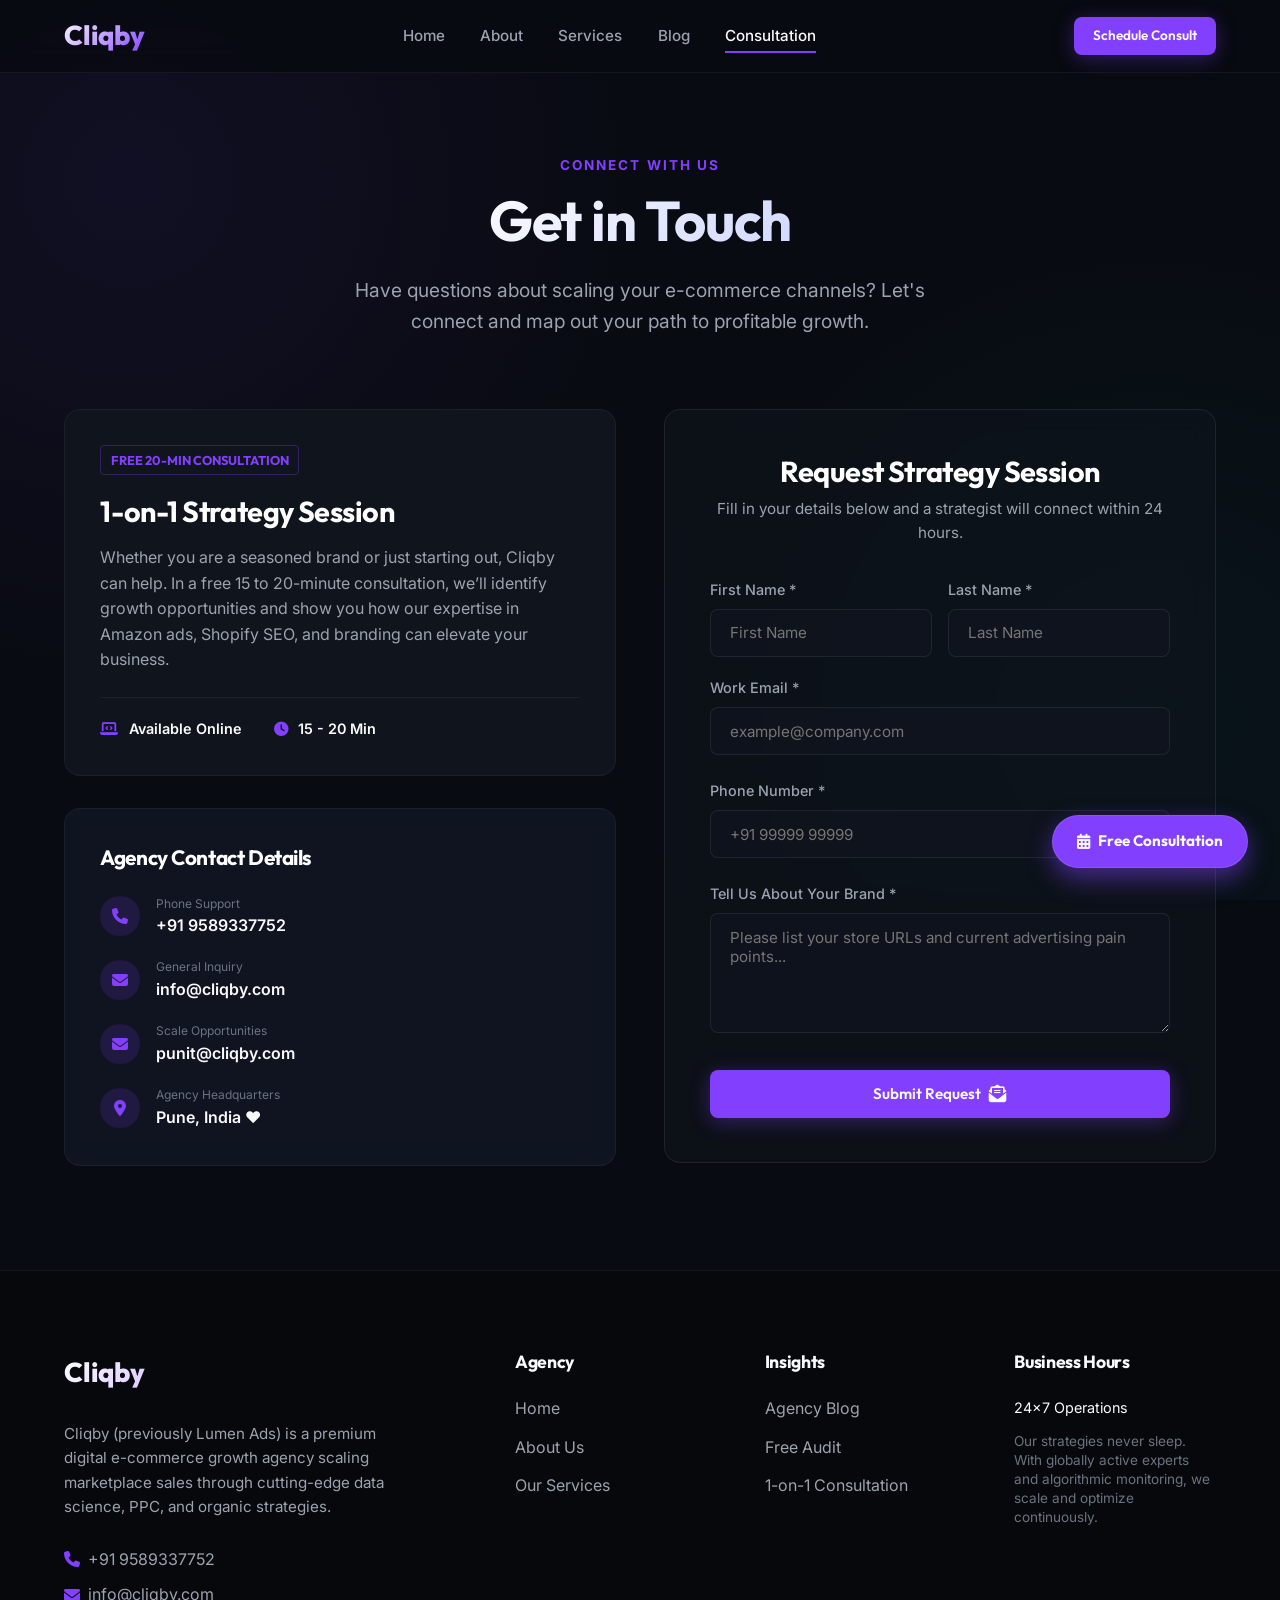
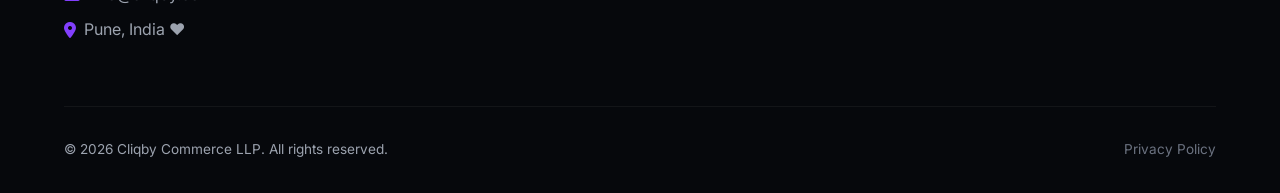
<file: consultation.html>
<!DOCTYPE html>
<html lang="en">
<head>
  <meta charset="UTF-8">
  <meta name="viewport" content="width=device-width, initial-scale=1.0">
  <title>Consultation | Cliqby E-Commerce Marketing Agency</title>
  <meta name="description" content="Book a Free 1-on-1 Consultation with a Cliqby growth expert to scale your Amazon ads, organic search rankings, and ROAS.">
  <link rel="stylesheet" href="css/style.css">
  <link rel="stylesheet" href="https://cdnjs.cloudflare.com/ajax/libs/font-awesome/6.4.0/css/all.min.css">
  <!-- JSON-LD Structured Data Schema Markup for SEO -->
  <script type="application/ld+json">
  {
    "@context": "https://schema.org",
    "@type": "ProfessionalService",
    "name": "Cliqby",
    "image": "https://punitsirse.wixsite.com/lumen-ads",
    "@id": "https://punitsirse.wixsite.com/lumen-ads",
    "url": "https://punitsirse.wixsite.com/lumen-ads",
    "telephone": "+91 9589337752",
    "address": {
      "@type": "PostalAddress",
      "streetAddress": "Pune Headquarters",
      "addressLocality": "Pune",
      "addressRegion": "Maharashtra",
      "addressCountry": "IN"
    },
    "geo": {
      "@type": "GeoCoordinates",
      "latitude": 18.5204,
      "longitude": 73.8567
    },
    "openingHoursSpecification": {
      "@type": "OpeningHoursSpecification",
      "dayOfWeek": [
        "Monday",
        "Tuesday",
        "Wednesday",
        "Thursday",
        "Friday",
        "Saturday",
        "Sunday"
      ],
      "opens": "00:00",
      "closes": "23:59"
    }
  }
  </script>
</head>
<body>

  <!-- Background Mesh Gradients -->
  <div class="mesh-bg"></div>

  <!-- Header Nav -->
  <header>
    <div class="container nav-container">
      <a href="index.html" class="logo">
        Cliqby
      </a>
      
      <ul class="nav-menu">
        <li><a href="index.html" class="nav-link">Home</a></li>
        <li><a href="about.html" class="nav-link">About</a></li>
        <li><a href="services.html" class="nav-link">Services</a></li>
        <li><a href="blog.html" class="nav-link">Blog</a></li>
        <li><a href="consultation.html" class="nav-link active">Consultation</a></li>
      </ul>

      <div style="display: flex; gap: 1rem; align-items: center;">
        <a href="consultation.html" class="btn btn-primary" style="padding: 0.5rem 1.2rem; font-size: 0.85rem;">Schedule Consult</a>
        <button class="nav-toggle" aria-label="Toggle menu">
          <i class="fa-solid fa-bars"></i>
        </button>
      </div>
    </div>
  </header>

  <!-- Hero Header -->
  <section class="section-padding" style="padding-top: 9.5rem; padding-bottom: 3.5rem;">
    <div class="container" style="text-align: center;">
      <span class="section-tag reveal">Connect With Us</span>
      <h1 class="reveal" style="font-size: 3.5rem; line-height: 1.1; margin-bottom: 1.5rem; background: linear-gradient(135deg, #FFF 30%, #A5B4FC 100%); -webkit-background-clip: text; -webkit-text-fill-color: transparent;">
        Get in Touch
      </h1>
      <p class="reveal" style="color: var(--text-secondary); font-size: 1.2rem; max-width: 600px; margin: 0 auto;">
        Have questions about scaling your e-commerce channels? Let's connect and map out your path to profitable growth.
      </p>
    </div>
  </section>

  <!-- Main Content Layout: Form & Details -->
  <section class="section-padding" style="padding-top: 1rem;">
    <div class="container grid-2" style="align-items: start;">
      
      <!-- Left Column: Details -->
      <div class="reveal" style="display: flex; flex-direction: column; gap: 2rem;">
        
        <!-- Booking details -->
        <div class="card" style="background: var(--bg-slate);">
          <div class="card-content">
            <span style="color: var(--primary); font-family: 'Outfit'; font-weight: 700; font-size: 0.8rem; text-transform: uppercase; border: 1px solid var(--border-violet); padding: 0.25rem 0.6rem; border-radius: 4px; display: inline-block; margin-bottom: 1.2rem;">Free 20-Min Consultation</span>
            <h2 style="font-size: 1.8rem; color: #FFF; margin-bottom: 1rem;">1-on-1 Strategy Session</h2>
            <p style="color: var(--text-secondary); font-size: 1rem; line-height: 1.6; margin-bottom: 1.5rem;">
              Whether you are a seasoned brand or just starting out, Cliqby can help. In a free 15 to 20-minute consultation, we’ll identify growth opportunities and show you how our expertise in Amazon ads, Shopify SEO, and branding can elevate your business.
            </p>
            <div style="display: flex; gap: 2rem; color: var(--text-primary); font-size: 0.9rem; font-weight: 600; border-top: 1px solid rgba(255, 255, 255, 0.05); padding-top: 1.2rem;">
              <span><i class="fa-solid fa-laptop-code" style="color: var(--primary); margin-right: 0.4rem;"></i> Available Online</span>
              <span><i class="fa-solid fa-clock" style="color: var(--primary); margin-right: 0.4rem;"></i> 15 - 20 Min</span>
            </div>
          </div>
        </div>

        <!-- Contact Cards -->
        <div class="card">
          <div class="card-content">
            <h3 style="font-size: 1.3rem; color: #FFF; margin-bottom: 1.5rem;">Agency Contact Details</h3>
            
            <div style="display: flex; flex-direction: column; gap: 1.2rem;">
              <div style="display: flex; align-items: center; gap: 1rem;">
                <div style="width: 40px; height: 40px; border-radius: 50%; background: var(--primary-glow); display: flex; align-items: center; justify-content: center; color: var(--primary);">
                  <i class="fa-solid fa-phone"></i>
                </div>
                <div>
                  <p style="color: var(--text-muted); font-size: 0.75rem;">Phone Support</p>
                  <p style="color: var(--text-primary); font-weight: 600; font-size: 1rem;">+91 9589337752</p>
                </div>
              </div>

              <div style="display: flex; align-items: center; gap: 1rem;">
                <div style="width: 40px; height: 40px; border-radius: 50%; background: var(--primary-glow); display: flex; align-items: center; justify-content: center; color: var(--primary);">
                  <i class="fa-solid fa-envelope"></i>
                </div>
                <div>
                  <p style="color: var(--text-muted); font-size: 0.75rem;">General Inquiry</p>
                  <p style="color: var(--text-primary); font-weight: 600; font-size: 1rem;">info@cliqby.com</p>
                </div>
              </div>

              <div style="display: flex; align-items: center; gap: 1rem;">
                <div style="width: 40px; height: 40px; border-radius: 50%; background: var(--primary-glow); display: flex; align-items: center; justify-content: center; color: var(--primary);">
                  <i class="fa-solid fa-envelope"></i>
                </div>
                <div>
                  <p style="color: var(--text-muted); font-size: 0.75rem;">Scale Opportunities</p>
                  <p style="color: var(--text-primary); font-weight: 600; font-size: 1rem;">punit@cliqby.com</p>
                </div>
              </div>

              <div style="display: flex; align-items: center; gap: 1rem;">
                <div style="width: 40px; height: 40px; border-radius: 50%; background: var(--primary-glow); display: flex; align-items: center; justify-content: center; color: var(--primary);">
                  <i class="fa-solid fa-location-dot"></i>
                </div>
                <div>
                  <p style="color: var(--text-muted); font-size: 0.75rem;">Agency Headquarters</p>
                  <p style="color: var(--text-primary); font-weight: 600; font-size: 1rem;">Pune, India ❤️</p>
                </div>
              </div>
            </div>
          </div>
        </div>

      </div>

      <!-- Right Column: Form -->
      <div class="reveal">
        <div class="card" style="padding: 2.8rem; border-color: rgba(255, 255, 255, 0.08); background: rgba(16, 20, 29, 0.65);">
          <div class="card-content">
            <h2 style="font-size: 1.8rem; color: #FFF; margin-bottom: 0.5rem; text-align: center;">Request Strategy Session</h2>
            <p style="color: var(--text-secondary); font-size: 0.95rem; margin-bottom: 2rem; text-align: center;">
              Fill in your details below and a strategist will connect within 24 hours.
            </p>

            <form id="consult-form">
              <!-- Web3Forms Integration -->
              <input type="hidden" name="access_key" value="7a61d588-7343-46a1-aca2-c8aa01af60ca">
              <input type="hidden" name="subject" value="New 1-on-1 Consultation Request - Cliqby">
              <input type="hidden" name="from_name" value="Cliqby Growth System">
              <input type="checkbox" name="botcheck" class="hidden" style="display: none;">

              <div style="display: grid; grid-template-columns: 1fr 1fr; gap: 1rem; margin-bottom: 1.2rem;">
                <div class="form-group" style="margin-bottom: 0;">
                  <label for="consult-firstname" class="form-label">First Name *</label>
                  <input type="text" id="consult-firstname" name="firstname" class="form-control" placeholder="First Name" required>
                </div>
                <div class="form-group" style="margin-bottom: 0;">
                  <label for="consult-lastname" class="form-label">Last Name *</label>
                  <input type="text" id="consult-lastname" name="lastname" class="form-control" placeholder="Last Name" required>
                </div>
              </div>

              <div class="form-group">
                <label for="consult-email" class="form-label">Work Email *</label>
                <input type="email" id="consult-email" name="email" class="form-control" placeholder="example@company.com" required>
              </div>

              <div class="form-group">
                <label for="consult-phone" class="form-label">Phone Number *</label>
                <input type="tel" id="consult-phone" name="phone" class="form-control" placeholder="+91 99999 99999" required>
              </div>

              <div class="form-group" style="margin-bottom: 1.8rem;">
                <label for="consult-message" class="form-label">Tell Us About Your Brand *</label>
                <textarea id="consult-message" name="message" class="form-control" placeholder="Please list your store URLs and current advertising pain points..." required></textarea>
              </div>

              <button type="submit" class="btn btn-primary" style="width: 100%; padding: 0.9rem;">
                Submit Request <i class="fa-solid fa-envelope-open-text btn-icon"></i>
              </button>
            </form>
          </div>
        </div>
      </div>

    </div>
  </section>

  <!-- Footer Section -->
  <footer>
    <div class="container">
      <div class="footer-grid">
        <div class="footer-logo-desc">
          <a href="index.html" class="logo" style="margin-bottom: 0.5rem;">
            Cliqby
          </a>
          <p class="footer-desc">
            Cliqby (previously Lumen Ads) is a premium digital e-commerce growth agency scaling marketplace sales through cutting-edge data science, PPC, and organic strategies.
          </p>
          <div class="footer-contact-info" style="margin-top: 0.5rem;">
            <div class="footer-contact-item">
              <i class="fa-solid fa-phone"></i>
              <span>+91 9589337752</span>
            </div>
            <div class="footer-contact-item">
              <i class="fa-solid fa-envelope"></i>
              <span>info@cliqby.com</span>
            </div>
            <div class="footer-contact-item">
              <i class="fa-solid fa-location-dot"></i>
              <span>Pune, India ❤️</span>
            </div>
          </div>
        </div>

        <div>
          <h4 class="footer-title">Agency</h4>
          <ul class="footer-links">
            <li class="footer-link-item"><a href="index.html">Home</a></li>
            <li class="footer-link-item"><a href="about.html">About Us</a></li>
            <li class="footer-link-item"><a href="services.html">Our Services</a></li>
          </ul>
        </div>

        <div>
          <h4 class="footer-title">Insights</h4>
          <ul class="footer-links">
            <li class="footer-link-item"><a href="blog.html">Agency Blog</a></li>
            <li class="footer-link-item"><a href="index.html#audit">Free Audit</a></li>
            <li class="footer-link-item"><a href="consultation.html">1-on-1 Consultation</a></li>
          </ul>
        </div>

        <div>
          <h4 class="footer-title">Business Hours</h4>
          <p style="font-size: 0.9rem; margin-bottom: 0.8rem; color: var(--text-primary);">24×7 Operations</p>
          <p style="font-size: 0.85rem; line-height: 1.4; color: var(--text-muted);">
            Our strategies never sleep. With globally active experts and algorithmic monitoring, we scale and optimize continuously.
          </p>
        </div>
      </div>

      <div class="footer-bottom">
        <p>&copy; 2026 Cliqby Commerce LLP. All rights reserved.</p>
        <p><a href="privacy.html" style="color: var(--text-muted); hover: color: var(--primary);">Privacy Policy</a></p>
      </div>
    </div>
  </footer>

  <script src="js/main.js"></script>
  <!-- Floating Sticky CTA for High Conversion -->
  <a href="consultation.html" class="floating-cta" aria-label="Book a free consultation">
    <i class="fa-solid fa-calendar-days"></i> Free Consultation
    <span class="floating-cta-pulse"></span>
  </a>
</body>
</html>
</file>
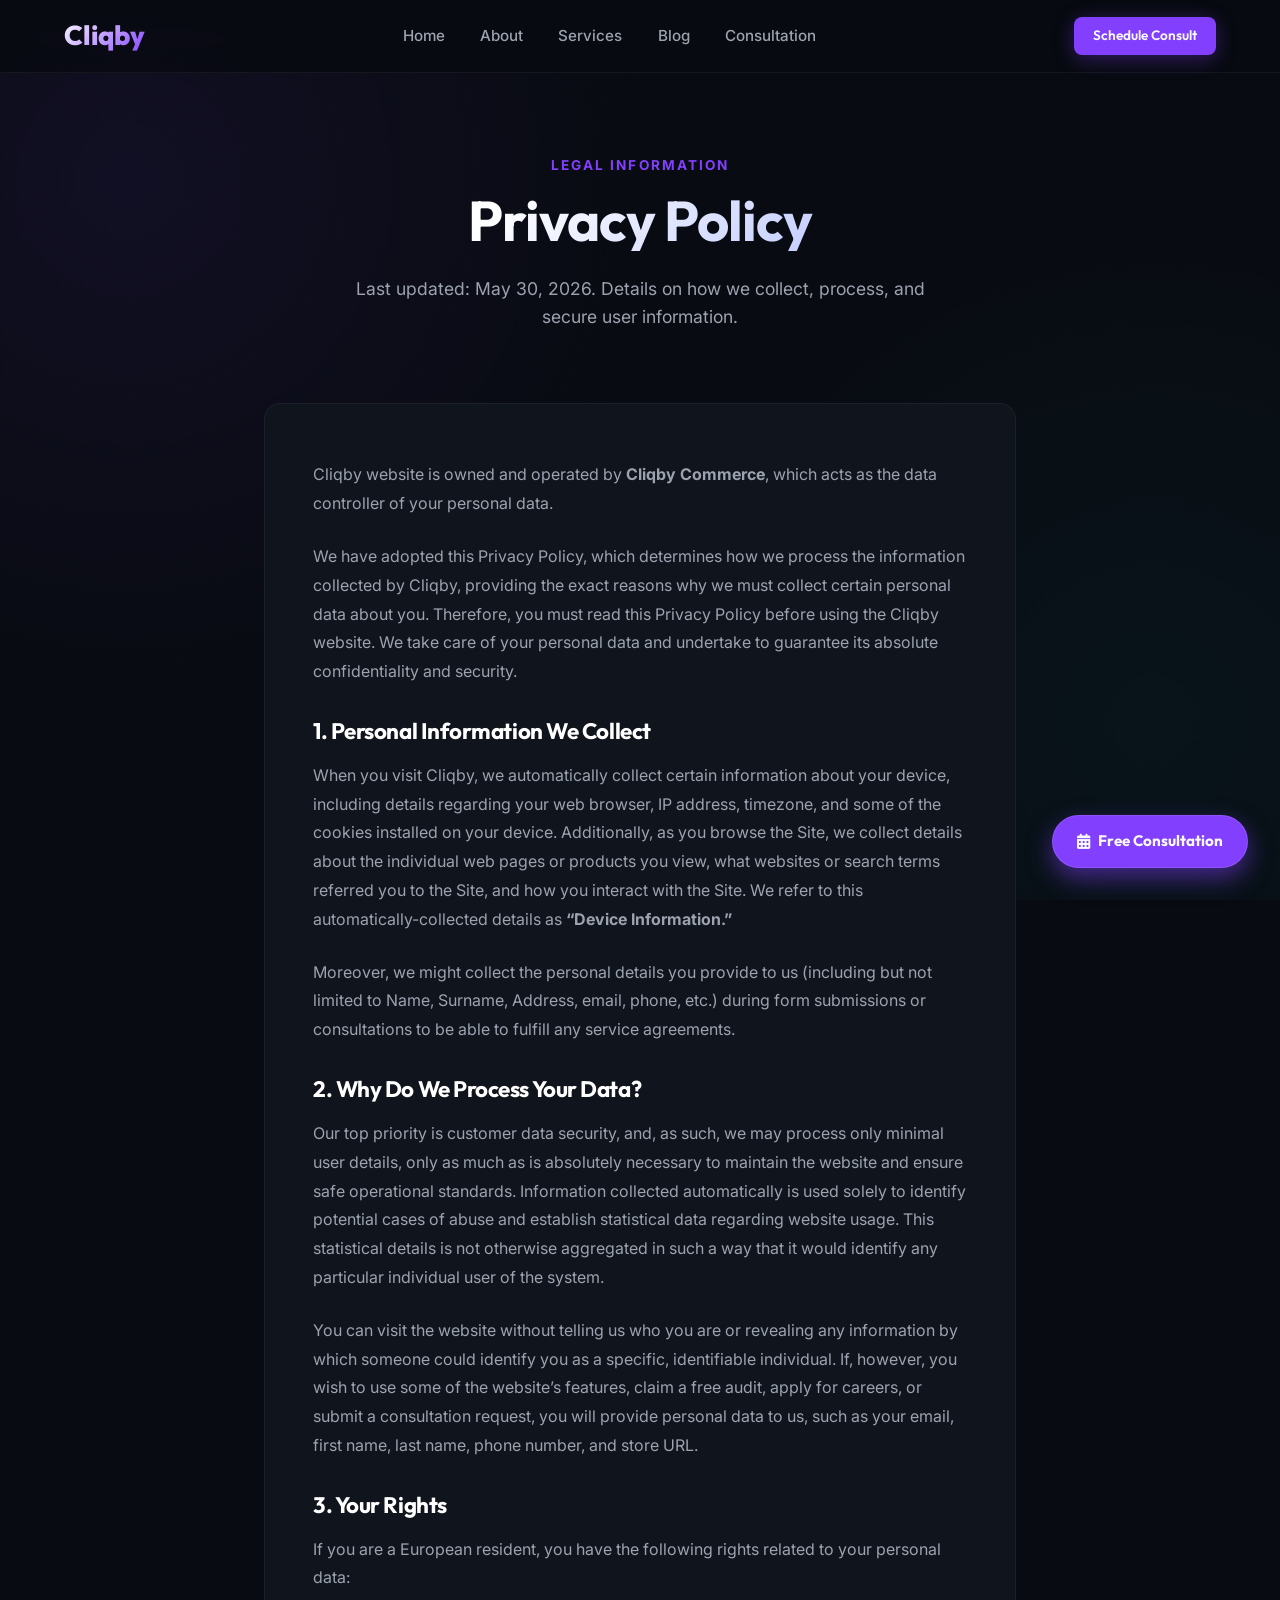
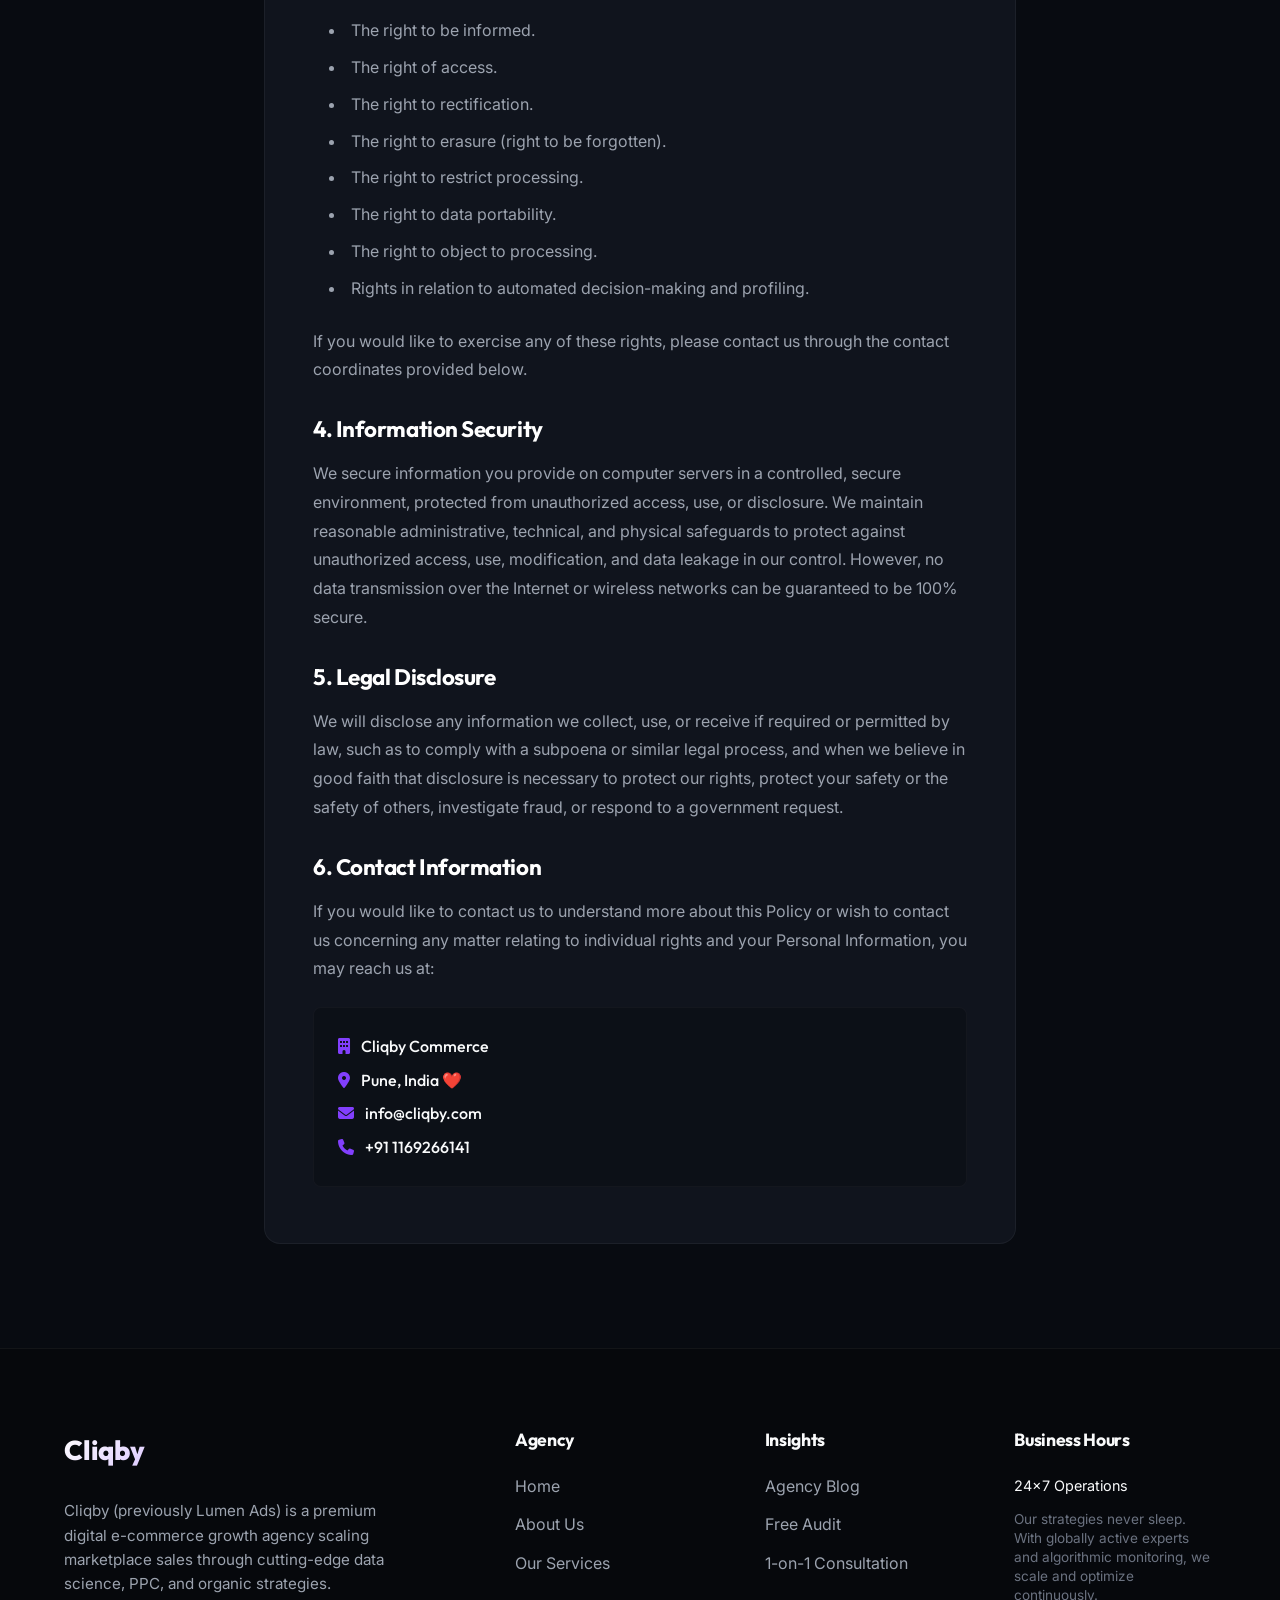
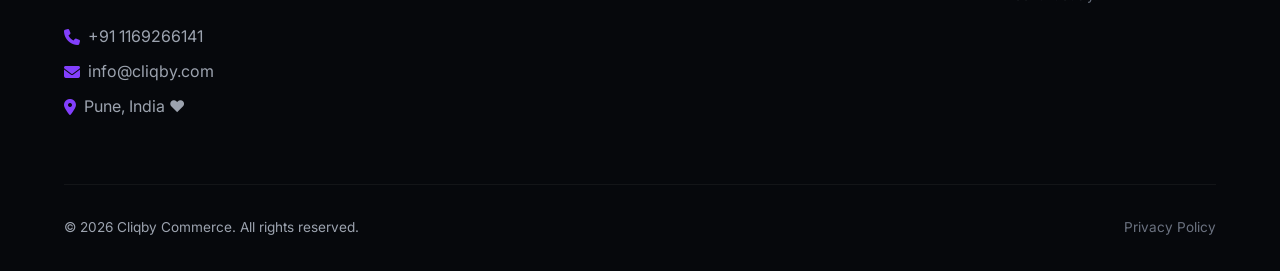
<file: privacy.html>
<!DOCTYPE html>
<html lang="en">
<head>
  <meta charset="UTF-8">
  <meta name="viewport" content="width=device-width, initial-scale=1.0">
  <title>Privacy Policy | Cliqby E-Commerce Marketing Agency</title>
  <meta name="description" content="Read the Cliqby Privacy Policy detailing how we collect, process, and protect your personal and analytical data.">
  <link rel="stylesheet" href="css/style.css">
  <link rel="stylesheet" href="https://cdnjs.cloudflare.com/ajax/libs/font-awesome/6.4.0/css/all.min.css">
  <!-- JSON-LD Structured Data Schema Markup for SEO -->
  <script type="application/ld+json">
  {
    "@context": "https://schema.org",
    "@type": "ProfessionalService",
    "name": "Cliqby",
    "image": "https://punitsirse.wixsite.com/lumen-ads",
    "@id": "https://punitsirse.wixsite.com/lumen-ads",
    "url": "https://punitsirse.wixsite.com/lumen-ads",
    "telephone": "+91 1169266141",
    "address": {
      "@type": "PostalAddress",
      "streetAddress": "Pune Headquarters",
      "addressLocality": "Pune",
      "addressRegion": "Maharashtra",
      "addressCountry": "IN"
    },
    "geo": {
      "@type": "GeoCoordinates",
      "latitude": 18.5204,
      "longitude": 73.8567
    },
    "openingHoursSpecification": {
      "@type": "OpeningHoursSpecification",
      "dayOfWeek": [
        "Monday",
        "Tuesday",
        "Wednesday",
        "Thursday",
        "Friday",
        "Saturday",
        "Sunday"
      ],
      "opens": "00:00",
      "closes": "23:59"
    }
  }
  </script>
</head>
<body>

  <!-- Background Mesh Gradients -->
  <div class="mesh-bg"></div>

  <!-- Header Nav -->
  <header>
    <div class="container nav-container">
      <a href="index.html" class="logo">
        Cliqby
      </a>
      
      <ul class="nav-menu">
        <li><a href="index.html" class="nav-link">Home</a></li>
        <li><a href="about.html" class="nav-link">About</a></li>
        <li><a href="services.html" class="nav-link">Services</a></li>
        <li><a href="blog.html" class="nav-link">Blog</a></li>
        <li><a href="consultation.html" class="nav-link">Consultation</a></li>
      </ul>

      <div style="display: flex; gap: 1rem; align-items: center;">
        <a href="consultation.html" class="btn btn-primary" style="padding: 0.5rem 1.2rem; font-size: 0.85rem;">Schedule Consult</a>
        <button class="nav-toggle" aria-label="Toggle menu">
          <i class="fa-solid fa-bars"></i>
        </button>
      </div>
    </div>
  </header>

  <!-- Title Header -->
  <section class="section-padding" style="padding-top: 9.5rem; padding-bottom: 3.5rem;">
    <div class="container" style="max-width: 800px; text-align: center;">
      <span class="section-tag reveal">Legal Information</span>
      <h1 class="reveal" style="font-size: 3.5rem; line-height: 1.1; margin-bottom: 1.5rem; background: linear-gradient(135deg, #FFF 30%, #A5B4FC 100%); -webkit-background-clip: text; -webkit-text-fill-color: transparent;">
        Privacy Policy
      </h1>
      <p class="reveal" style="color: var(--text-secondary); font-size: 1.1rem; max-width: 600px; margin: 0 auto;">
        Last updated: May 30, 2026. Details on how we collect, process, and secure user information.
      </p>
    </div>
  </section>

  <!-- Legal Body Content -->
  <section class="section-padding" style="padding-top: 1rem;">
    <div class="container" style="max-width: 800px;">
      <div class="card reveal" style="padding: 3.5rem 3rem; background: var(--bg-slate); border-color: rgba(255, 255, 255, 0.05);">
        <div class="card-content" style="color: var(--text-secondary); font-size: 1rem; line-height: 1.8;">
          
          <p style="margin-bottom: 1.5rem;">
            Cliqby website is owned and operated by <strong>Cliqby Commerce</strong>, which acts as the data controller of your personal data.
          </p>
          <p style="margin-bottom: 2rem;">
            We have adopted this Privacy Policy, which determines how we process the information collected by Cliqby, providing the exact reasons why we must collect certain personal data about you. Therefore, you must read this Privacy Policy before using the Cliqby website. We take care of your personal data and undertake to guarantee its absolute confidentiality and security.
          </p>

          <h2 style="color: #FFF; font-size: 1.4rem; margin: 2rem 0 1rem 0; font-family: 'Outfit';">1. Personal Information We Collect</h2>
          <p style="margin-bottom: 1.5rem;">
            When you visit Cliqby, we automatically collect certain information about your device, including details regarding your web browser, IP address, timezone, and some of the cookies installed on your device. Additionally, as you browse the Site, we collect details about the individual web pages or products you view, what websites or search terms referred you to the Site, and how you interact with the Site. We refer to this automatically-collected details as <strong>“Device Information.”</strong>
          </p>
          <p style="margin-bottom: 2rem;">
            Moreover, we might collect the personal details you provide to us (including but not limited to Name, Surname, Address, email, phone, etc.) during form submissions or consultations to be able to fulfill any service agreements.
          </p>

          <h2 style="color: #FFF; font-size: 1.4rem; margin: 2rem 0 1rem 0; font-family: 'Outfit';">2. Why Do We Process Your Data?</h2>
          <p style="margin-bottom: 1.5rem;">
            Our top priority is customer data security, and, as such, we may process only minimal user details, only as much as is absolutely necessary to maintain the website and ensure safe operational standards. Information collected automatically is used solely to identify potential cases of abuse and establish statistical data regarding website usage. This statistical details is not otherwise aggregated in such a way that it would identify any particular individual user of the system.
          </p>
          <p style="margin-bottom: 2rem;">
            You can visit the website without telling us who you are or revealing any information by which someone could identify you as a specific, identifiable individual. If, however, you wish to use some of the website’s features, claim a free audit, apply for careers, or submit a consultation request, you will provide personal data to us, such as your email, first name, last name, phone number, and store URL.
          </p>

          <h2 style="color: #FFF; font-size: 1.4rem; margin: 2rem 0 1rem 0; font-family: 'Outfit';">3. Your Rights</h2>
          <p style="margin-bottom: 1.5rem;">
            If you are a European resident, you have the following rights related to your personal data:
          </p>
          <ul style="list-style: inside; margin-bottom: 1.5rem; padding-left: 1rem;">
            <li style="margin-bottom: 0.5rem;">The right to be informed.</li>
            <li style="margin-bottom: 0.5rem;">The right of access.</li>
            <li style="margin-bottom: 0.5rem;">The right to rectification.</li>
            <li style="margin-bottom: 0.5rem;">The right to erasure (right to be forgotten).</li>
            <li style="margin-bottom: 0.5rem;">The right to restrict processing.</li>
            <li style="margin-bottom: 0.5rem;">The right to data portability.</li>
            <li style="margin-bottom: 0.5rem;">The right to object to processing.</li>
            <li style="margin-bottom: 0.5rem;">Rights in relation to automated decision-making and profiling.</li>
          </ul>
          <p style="margin-bottom: 2rem;">
            If you would like to exercise any of these rights, please contact us through the contact coordinates provided below.
          </p>

          <h2 style="color: #FFF; font-size: 1.4rem; margin: 2rem 0 1rem 0; font-family: 'Outfit';">4. Information Security</h2>
          <p style="margin-bottom: 2rem;">
            We secure information you provide on computer servers in a controlled, secure environment, protected from unauthorized access, use, or disclosure. We maintain reasonable administrative, technical, and physical safeguards to protect against unauthorized access, use, modification, and data leakage in our control. However, no data transmission over the Internet or wireless networks can be guaranteed to be 100% secure.
          </p>

          <h2 style="color: #FFF; font-size: 1.4rem; margin: 2rem 0 1rem 0; font-family: 'Outfit';">5. Legal Disclosure</h2>
          <p style="margin-bottom: 2rem;">
            We will disclose any information we collect, use, or receive if required or permitted by law, such as to comply with a subpoena or similar legal process, and when we believe in good faith that disclosure is necessary to protect our rights, protect your safety or the safety of others, investigate fraud, or respond to a government request.
          </p>

          <h2 style="color: #FFF; font-size: 1.4rem; margin: 2rem 0 1rem 0; font-family: 'Outfit';">6. Contact Information</h2>
          <p style="margin-bottom: 1.5rem;">
            If you would like to contact us to understand more about this Policy or wish to contact us concerning any matter relating to individual rights and your Personal Information, you may reach us at:
          </p>
          <div style="background: rgba(8, 11, 17, 0.4); padding: 1.5rem; border-radius: 8px; border: 1px solid rgba(255, 255, 255, 0.03); color: var(--text-primary); font-family: 'Outfit'; font-weight: 500;">
            <p style="margin-bottom: 0.3rem;"><i class="fa-solid fa-building" style="color: var(--primary); margin-right: 0.5rem;"></i> Cliqby Commerce</p>
            <p style="margin-bottom: 0.3rem;"><i class="fa-solid fa-location-dot" style="color: var(--primary); margin-right: 0.5rem;"></i> Pune, India ❤️</p>
            <p style="margin-bottom: 0.3rem;"><i class="fa-solid fa-envelope" style="color: var(--primary); margin-right: 0.5rem;"></i> info@cliqby.com</p>
            <p><i class="fa-solid fa-phone" style="color: var(--primary); margin-right: 0.5rem;"></i> +91 1169266141</p>
          </div>

        </div>
      </div>
    </div>
  </section>

  <!-- Footer Section -->
  <footer>
    <div class="container">
      <div class="footer-grid">
        <div class="footer-logo-desc">
          <a href="index.html" class="logo" style="margin-bottom: 0.5rem;">
            Cliqby
          </a>
          <p class="footer-desc">
            Cliqby (previously Lumen Ads) is a premium digital e-commerce growth agency scaling marketplace sales through cutting-edge data science, PPC, and organic strategies.
          </p>
          <div class="footer-contact-info" style="margin-top: 0.5rem;">
            <div class="footer-contact-item">
              <i class="fa-solid fa-phone"></i>
              <span>+91 1169266141</span>
            </div>
            <div class="footer-contact-item">
              <i class="fa-solid fa-envelope"></i>
              <span>info@cliqby.com</span>
            </div>
            <div class="footer-contact-item">
              <i class="fa-solid fa-location-dot"></i>
              <span>Pune, India ❤️</span>
            </div>
          </div>
        </div>

        <div>
          <h4 class="footer-title">Agency</h4>
          <ul class="footer-links">
            <li class="footer-link-item"><a href="index.html">Home</a></li>
            <li class="footer-link-item"><a href="about.html">About Us</a></li>
            <li class="footer-link-item"><a href="services.html">Our Services</a></li>
          </ul>
        </div>

        <div>
          <h4 class="footer-title">Insights</h4>
          <ul class="footer-links">
            <li class="footer-link-item"><a href="blog.html">Agency Blog</a></li>
            <li class="footer-link-item"><a href="index.html#audit">Free Audit</a></li>
            <li class="footer-link-item"><a href="consultation.html">1-on-1 Consultation</a></li>
          </ul>
        </div>

        <div>
          <h4 class="footer-title">Business Hours</h4>
          <p style="font-size: 0.9rem; margin-bottom: 0.8rem; color: var(--text-primary);">24×7 Operations</p>
          <p style="font-size: 0.85rem; line-height: 1.4; color: var(--text-muted);">
            Our strategies never sleep. With globally active experts and algorithmic monitoring, we scale and optimize continuously.
          </p>
        </div>
      </div>

      <div class="footer-bottom">
        <p>&copy; 2026 Cliqby Commerce. All rights reserved.</p>
        <p><a href="privacy.html" style="color: var(--text-muted); hover: color: var(--primary);">Privacy Policy</a></p>
      </div>
    </div>
  </footer>

  <script src="js/main.js"></script>
  <!-- Floating Sticky CTA for High Conversion -->
  <a href="consultation.html" class="floating-cta" aria-label="Book a free consultation">
    <i class="fa-solid fa-calendar-days"></i> Free Consultation
    <span class="floating-cta-pulse"></span>
  </a>
</body>
</html>
</file>
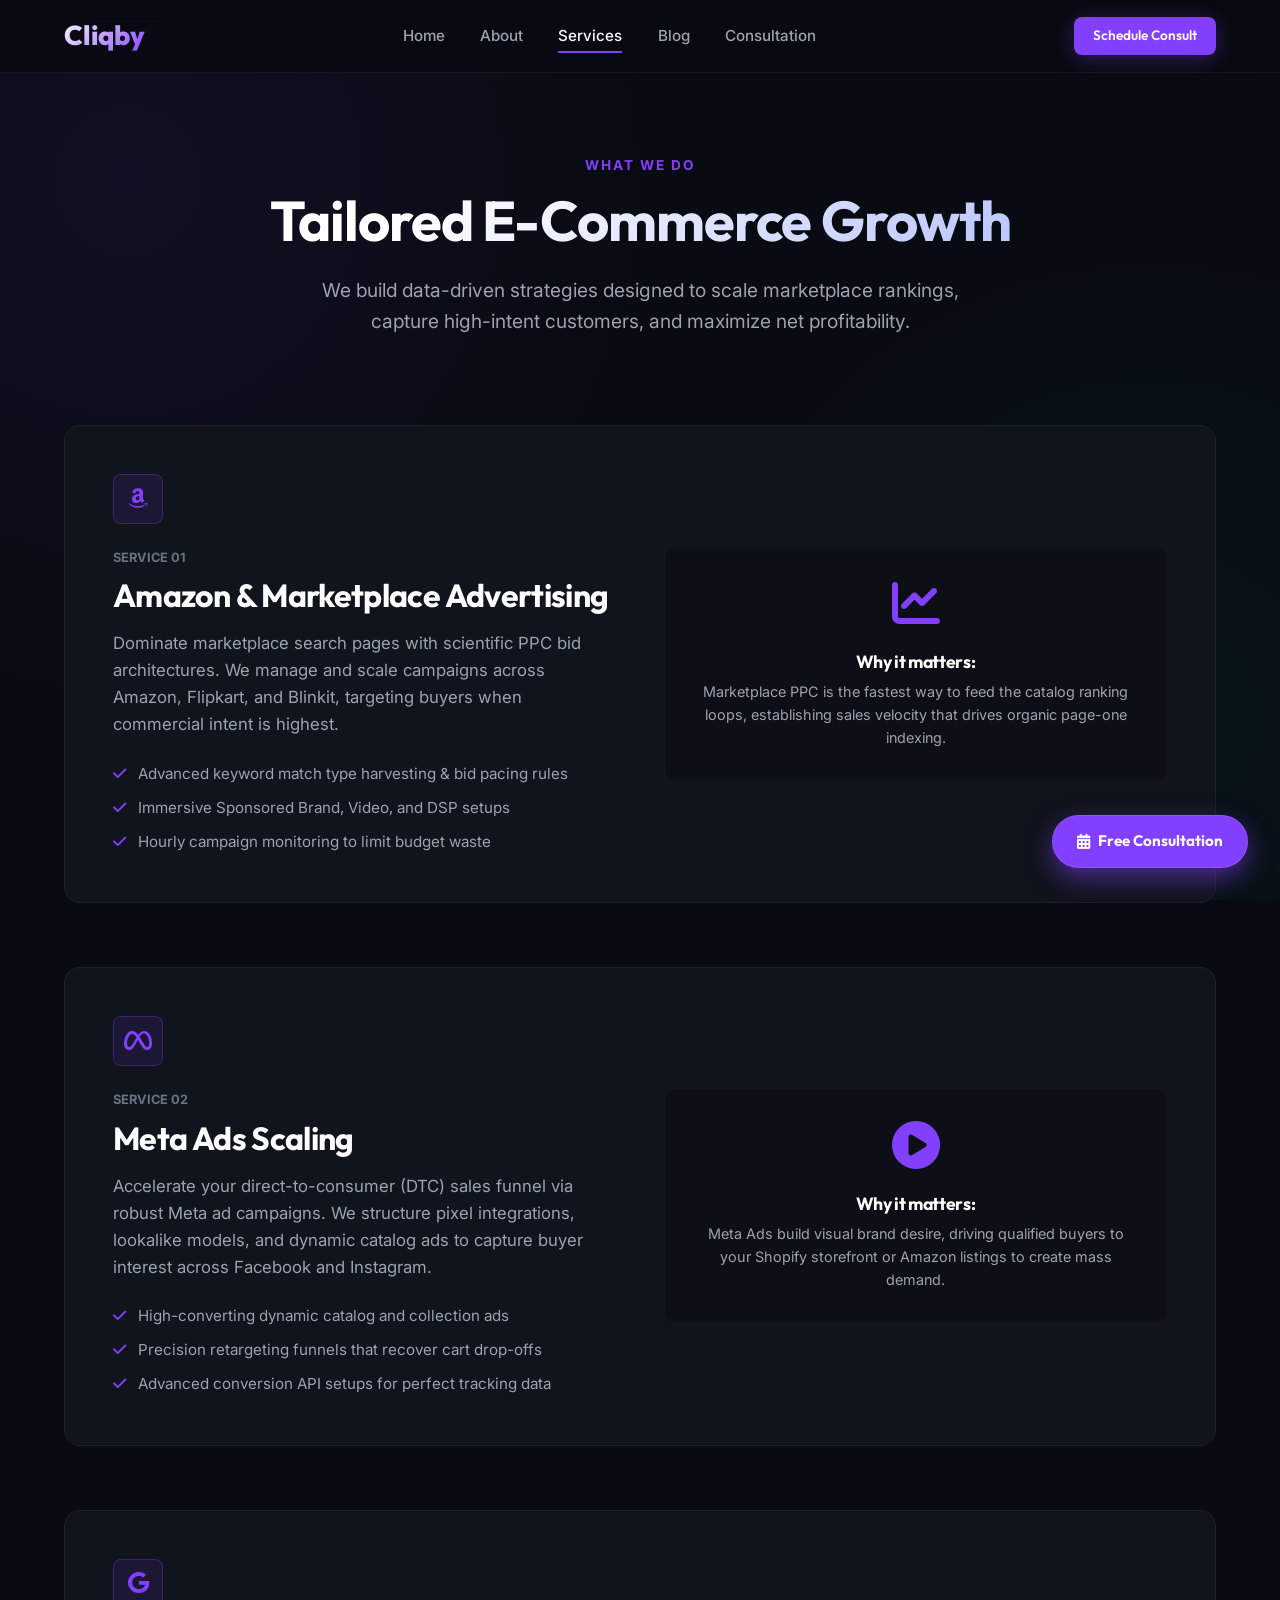
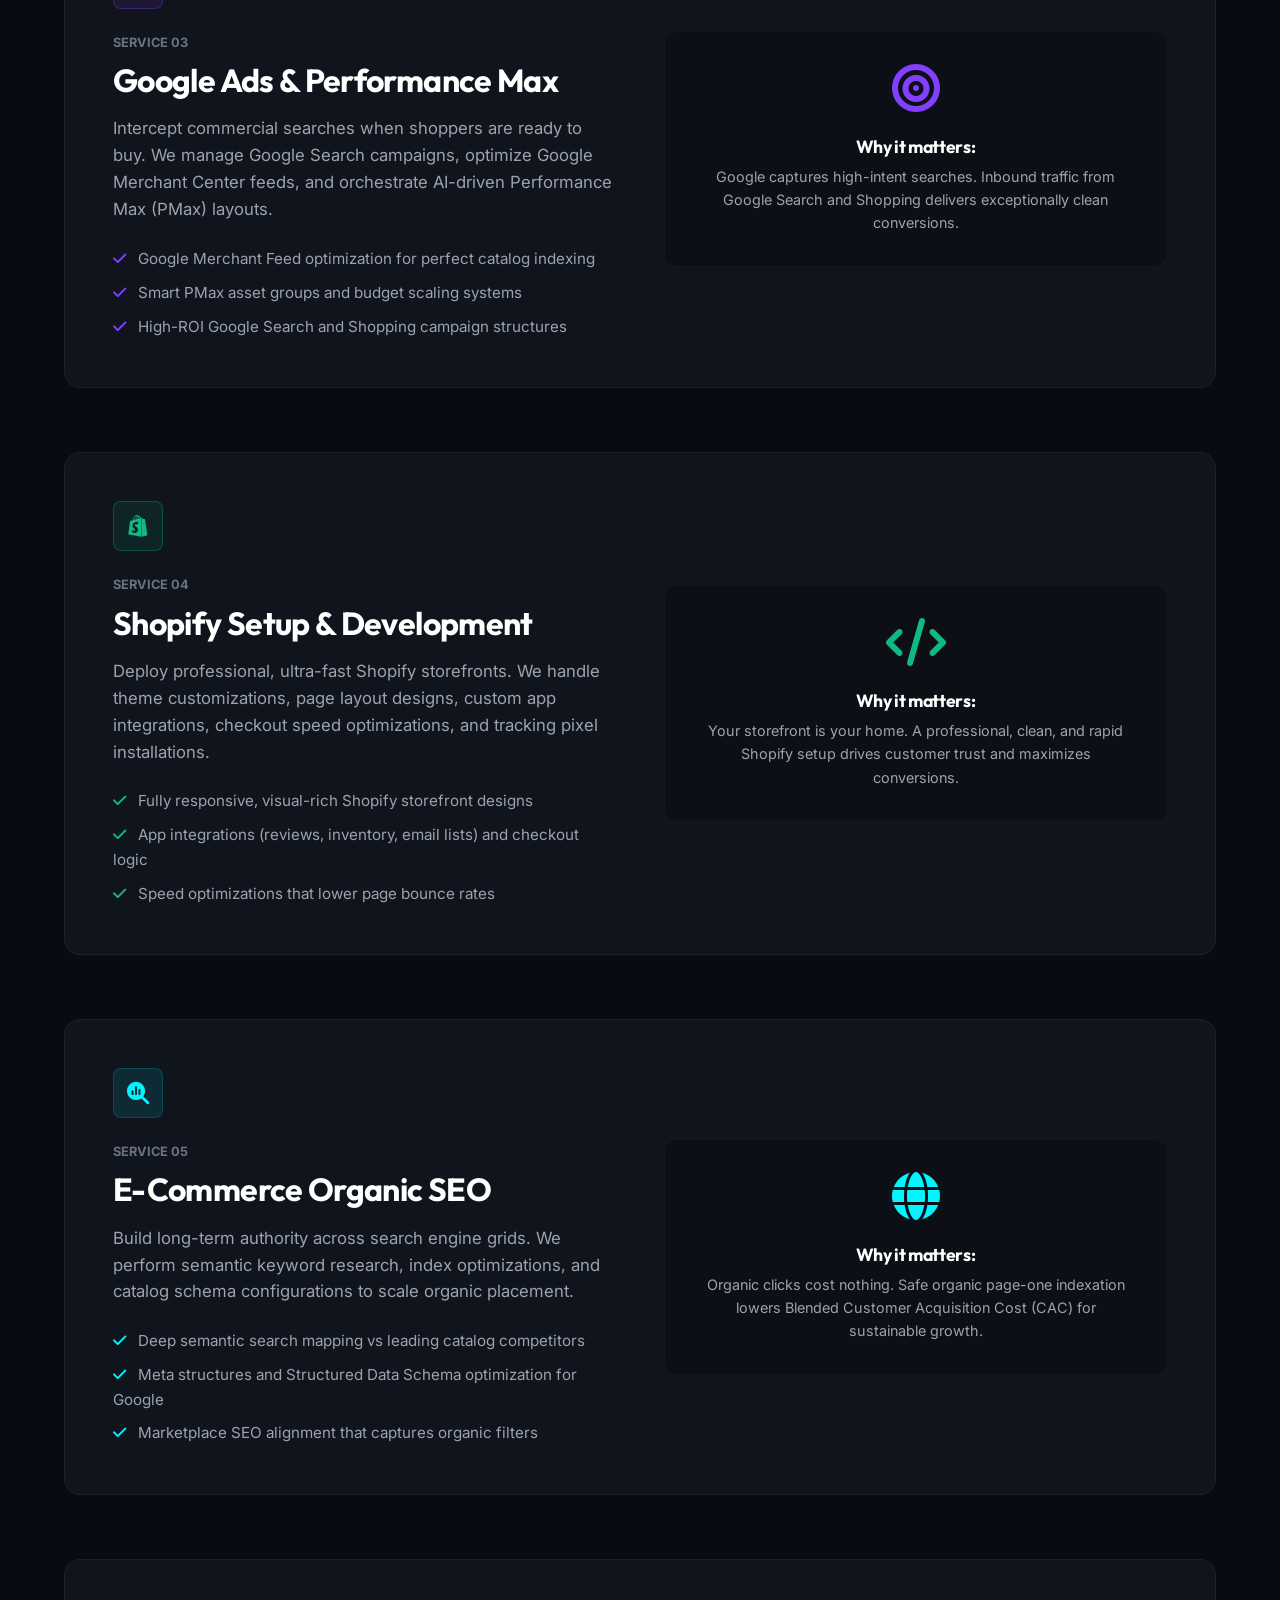
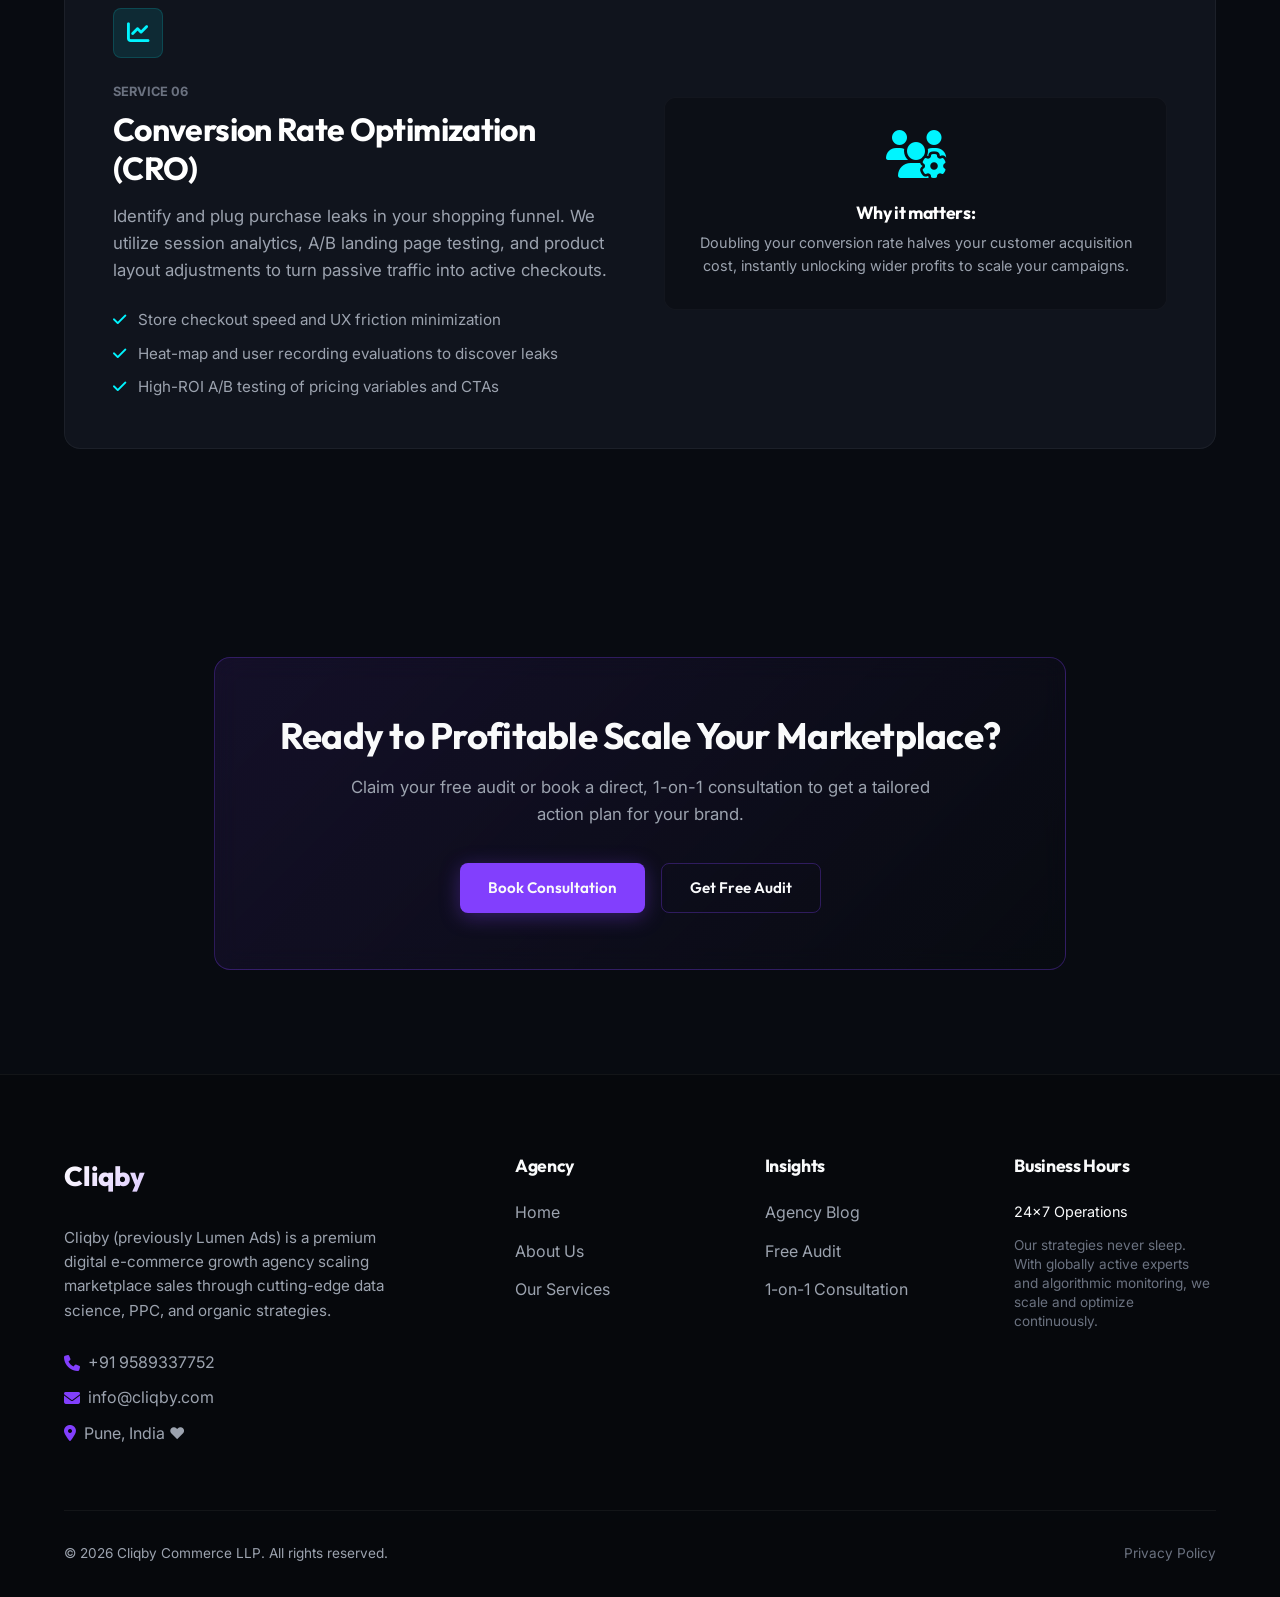
<file: services.html>
<!DOCTYPE html>
<html lang="en">
<head>
  <meta charset="UTF-8">
  <meta name="viewport" content="width=device-width, initial-scale=1.0">
  <title>Our Services | Cliqby E-Commerce Marketing Agency</title>
  <meta name="description" content="Explore Cliqby's marketplace growth services, including Amazon PPC, SEO, A+ storefront design, and CRO optimizations.">
  <link rel="stylesheet" href="css/style.css">
  <link rel="stylesheet" href="https://cdnjs.cloudflare.com/ajax/libs/font-awesome/6.4.0/css/all.min.css">
  <!-- JSON-LD Structured Data Schema Markup for SEO -->
  <script type="application/ld+json">
  {
    "@context": "https://schema.org",
    "@type": "ProfessionalService",
    "name": "Cliqby",
    "image": "https://punitsirse.wixsite.com/lumen-ads",
    "@id": "https://punitsirse.wixsite.com/lumen-ads",
    "url": "https://punitsirse.wixsite.com/lumen-ads",
    "telephone": "+91 9589337752",
    "address": {
      "@type": "PostalAddress",
      "streetAddress": "Pune Headquarters",
      "addressLocality": "Pune",
      "addressRegion": "Maharashtra",
      "addressCountry": "IN"
    },
    "geo": {
      "@type": "GeoCoordinates",
      "latitude": 18.5204,
      "longitude": 73.8567
    },
    "openingHoursSpecification": {
      "@type": "OpeningHoursSpecification",
      "dayOfWeek": [
        "Monday",
        "Tuesday",
        "Wednesday",
        "Thursday",
        "Friday",
        "Saturday",
        "Sunday"
      ],
      "opens": "00:00",
      "closes": "23:59"
    }
  }
  </script>
</head>
<body>

  <!-- Background Mesh Gradients -->
  <div class="mesh-bg"></div>

  <!-- Header Nav -->
  <header>
    <div class="container nav-container">
      <a href="index.html" class="logo">
        Cliqby
      </a>
      
      <ul class="nav-menu">
        <li><a href="index.html" class="nav-link">Home</a></li>
        <li><a href="about.html" class="nav-link">About</a></li>
        <li><a href="services.html" class="nav-link active">Services</a></li>
        <li><a href="blog.html" class="nav-link">Blog</a></li>
        <li><a href="consultation.html" class="nav-link">Consultation</a></li>
      </ul>

      <div style="display: flex; gap: 1rem; align-items: center;">
        <a href="consultation.html" class="btn btn-primary" style="padding: 0.5rem 1.2rem; font-size: 0.85rem;">Schedule Consult</a>
        <button class="nav-toggle" aria-label="Toggle menu">
          <i class="fa-solid fa-bars"></i>
        </button>
      </div>
    </div>
  </header>

  <!-- Title Section -->
  <section class="section-padding" style="padding-top: 9.5rem; padding-bottom: 3.5rem;">
    <div class="container" style="text-align: center;">
      <span class="section-tag reveal">What We Do</span>
      <h1 class="reveal" style="font-size: 3.5rem; line-height: 1.1; margin-bottom: 1.5rem; background: linear-gradient(135deg, #FFF 30%, #A5B4FC 100%); -webkit-background-clip: text; -webkit-text-fill-color: transparent;">
        Tailored E-Commerce Growth
      </h1>
      <p class="reveal" style="color: var(--text-secondary); font-size: 1.2rem; max-width: 700px; margin: 0 auto;">
        We build data-driven strategies designed to scale marketplace rankings, capture high-intent customers, and maximize net profitability.
      </p>
    </div>
  </section>

  <!-- Service Detail List -->
  <section class="section-padding" style="padding-top: 2rem;">
    <div class="container" style="display: flex; flex-direction: column; gap: 4rem;">
      
      <!-- Service 1: Amazon & Marketplace Advertising -->
      <div id="marketplace-ads" class="card reveal" style="padding: 3rem; background: var(--bg-slate);">
        <div class="card-content grid-2">
          <div>
            <div style="width: 50px; height: 50px; border-radius: 8px; background: rgba(130, 63, 253, 0.1); border: 1px solid var(--border-violet); display: flex; align-items: center; justify-content: center; color: var(--primary); font-size: 1.4rem; margin-bottom: 1.5rem;">
              <i class="fa-brands fa-amazon"></i>
            </div>
            <span style="color: var(--text-muted); font-size: 0.8rem; font-weight: 700; display: block; margin-bottom: 0.5rem;">SERVICE 01</span>
            <h2 style="font-size: 2rem; color: #FFF; margin-bottom: 1rem;">Amazon & Marketplace Advertising</h2>
            <p style="color: var(--text-secondary); font-size: 1.05rem; margin-bottom: 1.5rem;">
              Dominate marketplace search pages with scientific PPC bid architectures. We manage and scale campaigns across Amazon, Flipkart, and Blinkit, targeting buyers when commercial intent is highest.
            </p>
            <ul style="list-style: none; display: flex; flex-direction: column; gap: 0.6rem; color: var(--text-secondary); font-size: 0.95rem;">
              <li><i class="fa-solid fa-check" style="color: var(--primary); margin-right: 0.5rem;"></i> Advanced keyword match type harvesting & bid pacing rules</li>
              <li><i class="fa-solid fa-check" style="color: var(--primary); margin-right: 0.5rem;"></i> Immersive Sponsored Brand, Video, and DSP setups</li>
              <li><i class="fa-solid fa-check" style="color: var(--primary); margin-right: 0.5rem;"></i> Hourly campaign monitoring to limit budget waste</li>
            </ul>
          </div>
          <div style="background: rgba(8, 11, 17, 0.5); padding: 2rem; border-radius: 12px; text-align: center; border: 1px solid rgba(255, 255, 255, 0.03);">
            <i class="fa-solid fa-chart-line" style="color: var(--primary); font-size: 3rem; margin-bottom: 1.5rem;"></i>
            <h4 style="font-size: 1.1rem; color: #FFF; margin-bottom: 0.5rem;">Why it matters:</h4>
            <p style="color: var(--text-secondary); font-size: 0.9rem;">
              Marketplace PPC is the fastest way to feed the catalog ranking loops, establishing sales velocity that drives organic page-one indexing.
            </p>
          </div>
        </div>
      </div>

      <!-- Service 2: Meta Ads Scaling -->
      <div id="meta-ads" class="card reveal" style="padding: 3rem; background: var(--bg-slate);">
        <div class="card-content grid-2">
          <div>
            <div style="width: 50px; height: 50px; border-radius: 8px; background: rgba(130, 63, 253, 0.1); border: 1px solid var(--border-violet); display: flex; align-items: center; justify-content: center; color: var(--primary); font-size: 1.4rem; margin-bottom: 1.5rem;">
              <i class="fa-brands fa-meta"></i>
            </div>
            <span style="color: var(--text-muted); font-size: 0.8rem; font-weight: 700; display: block; margin-bottom: 0.5rem;">SERVICE 02</span>
            <h2 style="font-size: 2rem; color: #FFF; margin-bottom: 1rem;">Meta Ads Scaling</h2>
            <p style="color: var(--text-secondary); font-size: 1.05rem; margin-bottom: 1.5rem;">
              Accelerate your direct-to-consumer (DTC) sales funnel via robust Meta ad campaigns. We structure pixel integrations, lookalike models, and dynamic catalog ads to capture buyer interest across Facebook and Instagram.
            </p>
            <ul style="list-style: none; display: flex; flex-direction: column; gap: 0.6rem; color: var(--text-secondary); font-size: 0.95rem;">
              <li><i class="fa-solid fa-check" style="color: var(--primary); margin-right: 0.5rem;"></i> High-converting dynamic catalog and collection ads</li>
              <li><i class="fa-solid fa-check" style="color: var(--primary); margin-right: 0.5rem;"></i> Precision retargeting funnels that recover cart drop-offs</li>
              <li><i class="fa-solid fa-check" style="color: var(--primary); margin-right: 0.5rem;"></i> Advanced conversion API setups for perfect tracking data</li>
            </ul>
          </div>
          <div style="background: rgba(8, 11, 17, 0.5); padding: 2rem; border-radius: 12px; text-align: center; border: 1px solid rgba(255, 255, 255, 0.03);">
            <i class="fa-solid fa-circle-play" style="color: var(--primary); font-size: 3rem; margin-bottom: 1.5rem;"></i>
            <h4 style="font-size: 1.1rem; color: #FFF; margin-bottom: 0.5rem;">Why it matters:</h4>
            <p style="color: var(--text-secondary); font-size: 0.9rem;">
              Meta Ads build visual brand desire, driving qualified buyers to your Shopify storefront or Amazon listings to create mass demand.
            </p>
          </div>
        </div>
      </div>

      <!-- Service 3: Google Ads & Performance Max -->
      <div id="google-ads" class="card reveal" style="padding: 3rem; background: var(--bg-slate);">
        <div class="card-content grid-2">
          <div>
            <div style="width: 50px; height: 50px; border-radius: 8px; background: rgba(130, 63, 253, 0.1); border: 1px solid var(--border-violet); display: flex; align-items: center; justify-content: center; color: var(--primary); font-size: 1.4rem; margin-bottom: 1.5rem;">
              <i class="fa-brands fa-google"></i>
            </div>
            <span style="color: var(--text-muted); font-size: 0.8rem; font-weight: 700; display: block; margin-bottom: 0.5rem;">SERVICE 03</span>
            <h2 style="font-size: 2rem; color: #FFF; margin-bottom: 1rem;">Google Ads & Performance Max</h2>
            <p style="color: var(--text-secondary); font-size: 1.05rem; margin-bottom: 1.5rem;">
              Intercept commercial searches when shoppers are ready to buy. We manage Google Search campaigns, optimize Google Merchant Center feeds, and orchestrate AI-driven Performance Max (PMax) layouts.
            </p>
            <ul style="list-style: none; display: flex; flex-direction: column; gap: 0.6rem; color: var(--text-secondary); font-size: 0.95rem;">
              <li><i class="fa-solid fa-check" style="color: var(--primary); margin-right: 0.5rem;"></i> Google Merchant Feed optimization for perfect catalog indexing</li>
              <li><i class="fa-solid fa-check" style="color: var(--primary); margin-right: 0.5rem;"></i> Smart PMax asset groups and budget scaling systems</li>
              <li><i class="fa-solid fa-check" style="color: var(--primary); margin-right: 0.5rem;"></i> High-ROI Google Search and Shopping campaign structures</li>
            </ul>
          </div>
          <div style="background: rgba(8, 11, 17, 0.5); padding: 2rem; border-radius: 12px; text-align: center; border: 1px solid rgba(255, 255, 255, 0.03);">
            <i class="fa-solid fa-bullseye" style="color: var(--primary); font-size: 3rem; margin-bottom: 1.5rem;"></i>
            <h4 style="font-size: 1.1rem; color: #FFF; margin-bottom: 0.5rem;">Why it matters:</h4>
            <p style="color: var(--text-secondary); font-size: 0.9rem;">
              Google captures high-intent searches. Inbound traffic from Google Search and Shopping delivers exceptionally clean conversions.
            </p>
          </div>
        </div>
      </div>

      <!-- Service 4: Shopify Setup & Optimization -->
      <div id="shopify-setup" class="card reveal" style="padding: 3rem; background: var(--bg-slate);">
        <div class="card-content grid-2">
          <div>
            <div style="width: 50px; height: 50px; border-radius: 8px; background: rgba(16, 185, 129, 0.1); border: 1px solid rgba(16, 185, 129, 0.3); display: flex; align-items: center; justify-content: center; color: var(--success); font-size: 1.4rem; margin-bottom: 1.5rem;">
              <i class="fa-brands fa-shopify"></i>
            </div>
            <span style="color: var(--text-muted); font-size: 0.8rem; font-weight: 700; display: block; margin-bottom: 0.5rem;">SERVICE 04</span>
            <h2 style="font-size: 2rem; color: #FFF; margin-bottom: 1rem;">Shopify Setup & Development</h2>
            <p style="color: var(--text-secondary); font-size: 1.05rem; margin-bottom: 1.5rem;">
              Deploy professional, ultra-fast Shopify storefronts. We handle theme customizations, page layout designs, custom app integrations, checkout speed optimizations, and tracking pixel installations.
            </p>
            <ul style="list-style: none; display: flex; flex-direction: column; gap: 0.6rem; color: var(--text-secondary); font-size: 0.95rem;">
              <li><i class="fa-solid fa-check" style="color: var(--success); margin-right: 0.5rem;"></i> Fully responsive, visual-rich Shopify storefront designs</li>
              <li><i class="fa-solid fa-check" style="color: var(--success); margin-right: 0.5rem;"></i> App integrations (reviews, inventory, email lists) and checkout logic</li>
              <li><i class="fa-solid fa-check" style="color: var(--success); margin-right: 0.5rem;"></i> Speed optimizations that lower page bounce rates</li>
            </ul>
          </div>
          <div style="background: rgba(8, 11, 17, 0.5); padding: 2rem; border-radius: 12px; text-align: center; border: 1px solid rgba(255, 255, 255, 0.03);">
            <i class="fa-solid fa-code" style="color: var(--success); font-size: 3rem; margin-bottom: 1.5rem;"></i>
            <h4 style="font-size: 1.1rem; color: #FFF; margin-bottom: 0.5rem;">Why it matters:</h4>
            <p style="color: var(--text-secondary); font-size: 0.9rem;">
              Your storefront is your home. A professional, clean, and rapid Shopify setup drives customer trust and maximizes conversions.
            </p>
          </div>
        </div>
      </div>

      <!-- Service 5: E-Commerce Organic SEO -->
      <div id="organic-seo" class="card reveal" style="padding: 3rem; background: var(--bg-slate);">
        <div class="card-content grid-2">
          <div>
            <div style="width: 50px; height: 50px; border-radius: 8px; background: rgba(0, 245, 255, 0.1); border: 1px solid var(--accent-glow); display: flex; align-items: center; justify-content: center; color: var(--accent); font-size: 1.4rem; margin-bottom: 1.5rem;">
              <i class="fa-solid fa-magnifying-glass-chart"></i>
            </div>
            <span style="color: var(--text-muted); font-size: 0.8rem; font-weight: 700; display: block; margin-bottom: 0.5rem;">SERVICE 05</span>
            <h2 style="font-size: 2rem; color: #FFF; margin-bottom: 1rem;">E-Commerce Organic SEO</h2>
            <p style="color: var(--text-secondary); font-size: 1.05rem; margin-bottom: 1.5rem;">
              Build long-term authority across search engine grids. We perform semantic keyword research, index optimizations, and catalog schema configurations to scale organic placement.
            </p>
            <ul style="list-style: none; display: flex; flex-direction: column; gap: 0.6rem; color: var(--text-secondary); font-size: 0.95rem;">
              <li><i class="fa-solid fa-check" style="color: var(--accent); margin-right: 0.5rem;"></i> Deep semantic search mapping vs leading catalog competitors</li>
              <li><i class="fa-solid fa-check" style="color: var(--accent); margin-right: 0.5rem;"></i> Meta structures and Structured Data Schema optimization for Google</li>
              <li><i class="fa-solid fa-check" style="color: var(--accent); margin-right: 0.5rem;"></i> Marketplace SEO alignment that captures organic filters</li>
            </ul>
          </div>
          <div style="background: rgba(8, 11, 17, 0.5); padding: 2rem; border-radius: 12px; text-align: center; border: 1px solid rgba(255, 255, 255, 0.03);">
            <i class="fa-solid fa-globe" style="color: var(--accent); font-size: 3rem; margin-bottom: 1.5rem;"></i>
            <h4 style="font-size: 1.1rem; color: #FFF; margin-bottom: 0.5rem;">Why it matters:</h4>
            <p style="color: var(--text-secondary); font-size: 0.9rem;">
              Organic clicks cost nothing. Safe organic page-one indexation lowers Blended Customer Acquisition Cost (CAC) for sustainable growth.
            </p>
          </div>
        </div>
      </div>

      <!-- Service 6: Conversion Rate Optimization (CRO) -->
      <div id="cro-services" class="card reveal" style="padding: 3rem; background: var(--bg-slate);">
        <div class="card-content grid-2">
          <div>
            <div style="width: 50px; height: 50px; border-radius: 8px; background: rgba(0, 245, 255, 0.1); border: 1px solid var(--accent-glow); display: flex; align-items: center; justify-content: center; color: var(--accent); font-size: 1.4rem; margin-bottom: 1.5rem;">
              <i class="fa-solid fa-chart-line"></i>
            </div>
            <span style="color: var(--text-muted); font-size: 0.8rem; font-weight: 700; display: block; margin-bottom: 0.5rem;">SERVICE 06</span>
            <h2 style="font-size: 2rem; color: #FFF; margin-bottom: 1rem;">Conversion Rate Optimization (CRO)</h2>
            <p style="color: var(--text-secondary); font-size: 1.05rem; margin-bottom: 1.5rem;">
              Identify and plug purchase leaks in your shopping funnel. We utilize session analytics, A/B landing page testing, and product layout adjustments to turn passive traffic into active checkouts.
            </p>
            <ul style="list-style: none; display: flex; flex-direction: column; gap: 0.6rem; color: var(--text-secondary); font-size: 0.95rem;">
              <li><i class="fa-solid fa-check" style="color: var(--accent); margin-right: 0.5rem;"></i> Store checkout speed and UX friction minimization</li>
              <li><i class="fa-solid fa-check" style="color: var(--accent); margin-right: 0.5rem;"></i> Heat-map and user recording evaluations to discover leaks</li>
              <li><i class="fa-solid fa-check" style="color: var(--accent); margin-right: 0.5rem;"></i> High-ROI A/B testing of pricing variables and CTAs</li>
            </ul>
          </div>
          <div style="background: rgba(8, 11, 17, 0.5); padding: 2rem; border-radius: 12px; text-align: center; border: 1px solid rgba(255, 255, 255, 0.03);">
            <i class="fa-solid fa-users-gear" style="color: var(--accent); font-size: 3rem; margin-bottom: 1.5rem;"></i>
            <h4 style="font-size: 1.1rem; color: #FFF; margin-bottom: 0.5rem;">Why it matters:</h4>
            <p style="color: var(--text-secondary); font-size: 0.9rem;">
              Doubling your conversion rate halves your customer acquisition cost, instantly unlocking wider profits to scale your campaigns.
            </p>
          </div>
        </div>
      </div>

    </div>
  </section>

  <!-- CTA Section -->
  <section class="section-padding">
    <div class="container" style="max-width: 900px; text-align: center;">
      <div class="card reveal" style="background: linear-gradient(135deg, rgba(130, 63, 253, 0.1) 0%, rgba(8, 11, 17, 0.8) 100%); border-color: var(--border-violet); padding: 3.5rem 2rem;">
        <div class="card-content">
          <h2 style="font-size: 2.3rem; margin-bottom: 1rem;">Ready to Profitable Scale Your Marketplace?</h2>
          <p style="color: var(--text-secondary); max-width: 600px; margin: 0 auto 2.2rem auto; font-size: 1.05rem;">
            Claim your free audit or book a direct, 1-on-1 consultation to get a tailored action plan for your brand.
          </p>
          <div style="display: flex; gap: 1rem; justify-content: center; flex-wrap: wrap;">
            <a href="consultation.html" class="btn btn-primary">Book Consultation</a>
            <a href="index.html#audit" class="btn btn-secondary">Get Free Audit</a>
          </div>
        </div>
      </div>
    </div>
  </section>

  <!-- Footer Section -->
  <footer>
    <div class="container">
      <div class="footer-grid">
        <div class="footer-logo-desc">
          <a href="index.html" class="logo" style="margin-bottom: 0.5rem;">
            Cliqby
          </a>
          <p class="footer-desc">
            Cliqby (previously Lumen Ads) is a premium digital e-commerce growth agency scaling marketplace sales through cutting-edge data science, PPC, and organic strategies.
          </p>
          <div class="footer-contact-info" style="margin-top: 0.5rem;">
            <div class="footer-contact-item">
              <i class="fa-solid fa-phone"></i>
              <span>+91 9589337752</span>
            </div>
            <div class="footer-contact-item">
              <i class="fa-solid fa-envelope"></i>
              <span>info@cliqby.com</span>
            </div>
            <div class="footer-contact-item">
              <i class="fa-solid fa-location-dot"></i>
              <span>Pune, India ❤️</span>
            </div>
          </div>
        </div>

        <div>
          <h4 class="footer-title">Agency</h4>
          <ul class="footer-links">
            <li class="footer-link-item"><a href="index.html">Home</a></li>
            <li class="footer-link-item"><a href="about.html">About Us</a></li>
            <li class="footer-link-item"><a href="services.html">Our Services</a></li>
          </ul>
        </div>

        <div>
          <h4 class="footer-title">Insights</h4>
          <ul class="footer-links">
            <li class="footer-link-item"><a href="blog.html">Agency Blog</a></li>
            <li class="footer-link-item"><a href="index.html#audit">Free Audit</a></li>
            <li class="footer-link-item"><a href="consultation.html">1-on-1 Consultation</a></li>
          </ul>
        </div>

        <div>
          <h4 class="footer-title">Business Hours</h4>
          <p style="font-size: 0.9rem; margin-bottom: 0.8rem; color: var(--text-primary);">24×7 Operations</p>
          <p style="font-size: 0.85rem; line-height: 1.4; color: var(--text-muted);">
            Our strategies never sleep. With globally active experts and algorithmic monitoring, we scale and optimize continuously.
          </p>
        </div>
      </div>

      <div class="footer-bottom">
        <p>&copy; 2026 Cliqby Commerce LLP. All rights reserved.</p>
        <p><a href="privacy.html" style="color: var(--text-muted); hover: color: var(--primary);">Privacy Policy</a></p>
      </div>
    </div>
  </footer>

  <script src="js/main.js"></script>
  <!-- Floating Sticky CTA for High Conversion -->
  <a href="consultation.html" class="floating-cta" aria-label="Book a free consultation">
    <i class="fa-solid fa-calendar-days"></i> Free Consultation
    <span class="floating-cta-pulse"></span>
  </a>
</body>
</html>
</file>
<file: css/style.css>
/* 
  Cliqby - Global Premium Design System
  Theme: Dark Obsidian with Neon Violet / Purple Accents
  Fonts: Outfit (Headers), Inter (Body)
*/

@import url('https://fonts.googleapis.com/css2?family=Inter:wght@300;400;500;600;700&family=Outfit:wght@400;500;600;700;800&display=swap');

:root {
  /* Color Palette */
  --bg-obsidian: #080B11;
  --bg-slate: #10141D;
  --bg-card: rgba(22, 28, 45, 0.6);
  --bg-card-hover: rgba(28, 36, 56, 0.85);
  
  --primary: #823FFD;
  --primary-glow: rgba(130, 63, 253, 0.15);
  --primary-hover: #9862FF;
  --primary-rgb: 130, 63, 253;
  
  --accent: #00F5FF; /* Electric Cyan */
  --accent-glow: rgba(0, 245, 255, 0.15);
  
  --success: #10B981;
  --success-glow: rgba(16, 185, 129, 0.1);
  
  --text-primary: #F9FAFB;
  --text-secondary: #9CA3AF;
  --text-muted: #6B7280;
  
  --border-glow: rgba(255, 255, 255, 0.05);
  --border-violet: rgba(130, 63, 253, 0.3);
  
  --transition-smooth: all 0.4s cubic-bezier(0.16, 1, 0.3, 1);
  --transition-fast: all 0.2s ease;
  
  --site-width: 1200px;
}

/* Core Resets */
*, *::before, *::after {
  box-sizing: border-box;
  margin: 0;
  padding: 0;
}

html {
  scroll-behavior: smooth;
  font-size: 16px;
  background-color: var(--bg-obsidian);
  color: var(--text-primary);
}

body {
  font-family: 'Inter', sans-serif;
  line-height: 1.6;
  -webkit-font-smoothing: antialiased;
  -moz-osx-font-smoothing: grayscale;
  overflow-x: hidden;
}

/* Custom Scrollbar */
::-webkit-scrollbar {
  width: 10px;
}
::-webkit-scrollbar-track {
  background: var(--bg-obsidian);
}
::-webkit-scrollbar-thumb {
  background: #1F293D;
  border: 2px solid var(--bg-obsidian);
  border-radius: 10px;
}
::-webkit-scrollbar-thumb:hover {
  background: var(--primary);
}

/* Typography */
h1, h2, h3, h4, h5, h6 {
  font-family: 'Outfit', sans-serif;
  font-weight: 700;
  letter-spacing: -0.02em;
  line-height: 1.2;
}

a {
  color: inherit;
  text-decoration: none;
  transition: var(--transition-fast);
}

/* Utility Layout Classes */
.container {
  width: 100%;
  max-width: var(--site-width);
  margin: 0 auto;
  padding: 0 1.5rem;
}

.section-padding {
  padding: 6.5rem 0;
}

/* Premium Gradients & Background Mesh */
.mesh-bg {
  position: absolute;
  top: 0;
  left: 0;
  width: 100%;
  height: 100%;
  z-index: -1;
  background: 
    radial-gradient(circle at 10% 20%, rgba(130, 63, 253, 0.08) 0%, transparent 40%),
    radial-gradient(circle at 90% 80%, rgba(0, 245, 255, 0.04) 0%, transparent 40%),
    var(--bg-obsidian);
  overflow: hidden;
}

.grid-2 {
  display: grid;
  grid-template-columns: repeat(2, 1fr);
  gap: 3rem;
  align-items: center;
}

.grid-3 {
  display: grid;
  grid-template-columns: repeat(3, 1fr);
  gap: 2rem;
}

@media (max-width: 968px) {
  .grid-2, .grid-3 {
    grid-template-columns: 1fr;
    gap: 2rem;
  }
  .section-padding {
    padding: 4.5rem 0;
  }
}

/* Header/Navbar Styles */
header {
  position: fixed;
  top: 0;
  left: 0;
  width: 100%;
  z-index: 1000;
  background: rgba(8, 11, 17, 0.8);
  backdrop-filter: blur(15px);
  border-bottom: 1px solid var(--border-glow);
  transition: var(--transition-smooth);
}

header.scrolled {
  background: rgba(8, 11, 17, 0.95);
  box-shadow: 0 10px 30px -10px rgba(0, 0, 0, 0.5);
  padding: 0.5rem 0;
}

.nav-container {
  display: flex;
  justify-content: space-between;
  align-items: center;
  height: 4.5rem;
}

.logo {
  font-family: 'Outfit', sans-serif;
  font-weight: 800;
  font-size: 1.7rem;
  background: linear-gradient(135deg, #FFF 0%, var(--primary) 100%);
  -webkit-background-clip: text;
  -webkit-text-fill-color: transparent;
  display: flex;
  align-items: center;
  gap: 0.5rem;
}

.logo span {
  font-size: 0.7rem;
  font-weight: 500;
  text-transform: uppercase;
  letter-spacing: 0.1em;
  background: var(--primary);
  -webkit-background-clip: initial;
  -webkit-text-fill-color: var(--text-primary);
  padding: 0.1rem 0.4rem;
  border-radius: 4px;
  align-self: flex-start;
  margin-top: 0.3rem;
}

.nav-menu {
  display: flex;
  list-style: none;
  gap: 2.2rem;
}

.nav-link {
  font-weight: 500;
  font-size: 0.95rem;
  color: var(--text-secondary);
  position: relative;
  padding: 0.5rem 0;
}

.nav-link::after {
  content: '';
  position: absolute;
  bottom: 0;
  left: 0;
  width: 0;
  height: 2px;
  background: var(--primary);
  transition: var(--transition-fast);
}

.nav-link:hover, .nav-link.active {
  color: var(--text-primary);
}

.nav-link:hover::after, .nav-link.active::after {
  width: 100%;
}

.nav-toggle {
  display: none;
  background: none;
  border: none;
  color: var(--text-primary);
  font-size: 1.5rem;
  cursor: pointer;
}

/* Button UI Components */
.btn {
  display: inline-flex;
  align-items: center;
  justify-content: center;
  padding: 0.75rem 1.75rem;
  border-radius: 8px;
  font-weight: 600;
  font-size: 0.95rem;
  font-family: 'Outfit', sans-serif;
  cursor: pointer;
  transition: var(--transition-smooth);
  gap: 0.5rem;
}

.btn-primary {
  background: var(--primary);
  color: var(--text-primary);
  border: none;
  box-shadow: 0 4px 20px rgba(130, 63, 253, 0.35);
}

.btn-primary:hover {
  background: var(--primary-hover);
  transform: translateY(-2px);
  box-shadow: 0 8px 25px rgba(130, 63, 253, 0.5);
}

.btn-secondary {
  background: transparent;
  color: var(--text-primary);
  border: 1.5px solid var(--border-violet);
}

.btn-secondary:hover {
  border-color: var(--primary);
  background: var(--primary-glow);
  transform: translateY(-2px);
}

.btn-icon {
  font-size: 1.1rem;
}

/* Glassmorphic Cards */
.card {
  background: var(--bg-card);
  backdrop-filter: blur(12px);
  -webkit-backdrop-filter: blur(12px);
  border: 1px solid rgba(255, 255, 255, 0.05);
  border-radius: 16px;
  padding: 2.2rem;
  transition: var(--transition-smooth);
  position: relative;
  overflow: hidden;
}

.card::before {
  content: '';
  position: absolute;
  top: 0;
  left: 0;
  width: 100%;
  height: 100%;
  background: linear-gradient(135deg, rgba(130, 63, 253, 0.15) 0%, transparent 100%);
  opacity: 0;
  transition: var(--transition-smooth);
  z-index: 0;
}

.card:hover::before {
  opacity: 1;
}

.card:hover {
  transform: translateY(-6px);
  border-color: rgba(130, 63, 253, 0.3);
  box-shadow: 0 20px 40px -15px rgba(0, 0, 0, 0.6);
  background: var(--bg-card-hover);
}

.card-content {
  position: relative;
  z-index: 1;
}

/* Sections Header */
.section-header {
  text-align: center;
  max-width: 700px;
  margin: 0 auto 4rem auto;
}

.section-tag {
  color: var(--primary);
  text-transform: uppercase;
  font-weight: 700;
  font-size: 0.85rem;
  letter-spacing: 0.15em;
  margin-bottom: 0.8rem;
  display: inline-block;
}

.section-title {
  font-size: 2.5rem;
  margin-bottom: 1rem;
  background: linear-gradient(135deg, #FFF 30%, #A5B4FC 100%);
  -webkit-background-clip: text;
  -webkit-text-fill-color: transparent;
}

.section-desc {
  color: var(--text-secondary);
  font-size: 1.1rem;
}

/* Inputs & Forms */
.form-group {
  margin-bottom: 1.5rem;
  text-align: left;
}

.form-label {
  display: block;
  font-weight: 500;
  margin-bottom: 0.5rem;
  font-size: 0.9rem;
  color: var(--text-secondary);
}

.form-control {
  width: 100%;
  padding: 0.85rem 1.2rem;
  background: rgba(15, 20, 32, 0.6);
  border: 1px solid rgba(255, 255, 255, 0.08);
  border-radius: 8px;
  color: var(--text-primary);
  font-family: inherit;
  font-size: 0.95rem;
  transition: var(--transition-fast);
}

.form-control:focus {
  outline: none;
  border-color: var(--primary);
  box-shadow: 0 0 0 3px rgba(130, 63, 253, 0.25);
  background: rgba(15, 20, 32, 0.9);
}

textarea.form-control {
  resize: vertical;
  min-height: 120px;
}

/* Footer Section */
footer {
  background: #06080C;
  border-top: 1px solid var(--border-glow);
  padding: 5rem 0 2rem 0;
  color: var(--text-secondary);
}

.footer-grid {
  display: grid;
  grid-template-columns: 2fr repeat(3, 1fr);
  gap: 3rem;
  margin-bottom: 4rem;
}

.footer-logo-desc {
  display: flex;
  flex-direction: column;
  gap: 1.2rem;
}

.footer-desc {
  font-size: 0.95rem;
  max-width: 320px;
}

.footer-title {
  color: var(--text-primary);
  font-size: 1.1rem;
  margin-bottom: 1.5rem;
  font-family: 'Outfit', sans-serif;
}

.footer-links {
  list-style: none;
  display: flex;
  flex-direction: column;
  gap: 0.8rem;
}

.footer-link-item a:hover {
  color: var(--primary);
  padding-left: 4px;
}

.footer-bottom {
  border-top: 1px solid rgba(255, 255, 255, 0.05);
  padding-top: 2rem;
  display: flex;
  justify-content: space-between;
  align-items: center;
  font-size: 0.85rem;
}

.footer-contact-info {
  display: flex;
  flex-direction: column;
  gap: 0.6rem;
}

.footer-contact-item {
  display: flex;
  align-items: center;
  gap: 0.5rem;
}

.footer-contact-item i {
  color: var(--primary);
}

@media (max-width: 768px) {
  .footer-grid {
    grid-template-columns: 1fr;
    gap: 2rem;
  }
  .footer-bottom {
    flex-direction: column;
    gap: 1.5rem;
    text-align: center;
  }
  .nav-menu {
    display: none; /* Mobile toggle handled in JS */
  }
  .nav-toggle {
    display: block;
  }
}

/* Animations Trigger */
.reveal {
  opacity: 0;
  transform: translateY(30px);
  transition: opacity 0.8s ease, transform 0.8s cubic-bezier(0.16, 1, 0.3, 1);
}

.reveal.active {
  opacity: 1;
  transform: translateY(0);
}

/* Form success animation */
.form-success-wrapper {
  text-align: center;
  padding: 3rem 1.5rem;
}

.success-icon-circle {
  width: 70px;
  height: 70px;
  border-radius: 50%;
  background: var(--success-glow);
  border: 2px solid var(--success);
  display: inline-flex;
  align-items: center;
  justify-content: center;
  color: var(--success);
  font-size: 2rem;
  margin-bottom: 1.5rem;
  animation: pulseSuccess 2s infinite;
}

@keyframes pulseSuccess {
  0% {
    box-shadow: 0 0 0 0 rgba(16, 185, 129, 0.4);
  }
  70% {
    box-shadow: 0 0 0 15px rgba(16, 185, 129, 0);
  }
  100% {
    box-shadow: 0 0 0 0 rgba(16, 185, 129, 0);
  }
}

/* Sticky Floating CTA for High Conversion */
.floating-cta {
  position: fixed;
  bottom: 2rem;
  right: 2rem;
  z-index: 999;
  display: inline-flex;
  align-items: center;
  gap: 0.5rem;
  padding: 0.85rem 1.5rem;
  border-radius: 50px;
  background: var(--primary);
  color: var(--text-primary);
  font-family: 'Outfit', sans-serif;
  font-weight: 700;
  font-size: 0.95rem;
  box-shadow: 0 10px 25px rgba(130, 63, 253, 0.5);
  transition: var(--transition-smooth);
  border: 1px solid rgba(255, 255, 255, 0.1);
  cursor: pointer;
}

.floating-cta:hover {
  transform: scale(1.05) translateY(-3px);
  background: var(--primary-hover);
  box-shadow: 0 15px 30px rgba(130, 63, 253, 0.7);
}

.floating-cta-pulse {
  position: absolute;
  width: 100%;
  height: 100%;
  border-radius: 50px;
  border: 1px solid var(--primary);
  top: 0;
  left: 0;
  z-index: -1;
  animation: ctaPulse 2.5s infinite;
  opacity: 0;
}

@keyframes ctaPulse {
  0% {
    transform: scale(1);
    opacity: 0.8;
  }
  100% {
    transform: scale(1.3);
    opacity: 0;
  }
}

/* 4-Column Process Grid */
.grid-4-process {
  display: grid;
  grid-template-columns: repeat(4, 1fr);
  gap: 1.5rem;
}

@media (max-width: 968px) {
  .grid-4-process {
    grid-template-columns: repeat(2, 1fr);
    gap: 1.5rem;
  }
}

@media (max-width: 600px) {
  .grid-4-process {
    grid-template-columns: 1fr;
  }
}

/* Improved Section Spacing */
section + section {
  margin-top: 0;
}

/* Smooth Scroll Offset for anchors */
[id] {
  scroll-margin-top: 5.5rem;
}

@media (max-width: 768px) {
  .floating-cta {
    bottom: 1.5rem;
    right: 1.5rem;
    padding: 0.75rem 1.2rem;
    font-size: 0.85rem;
  }
}
</file>
